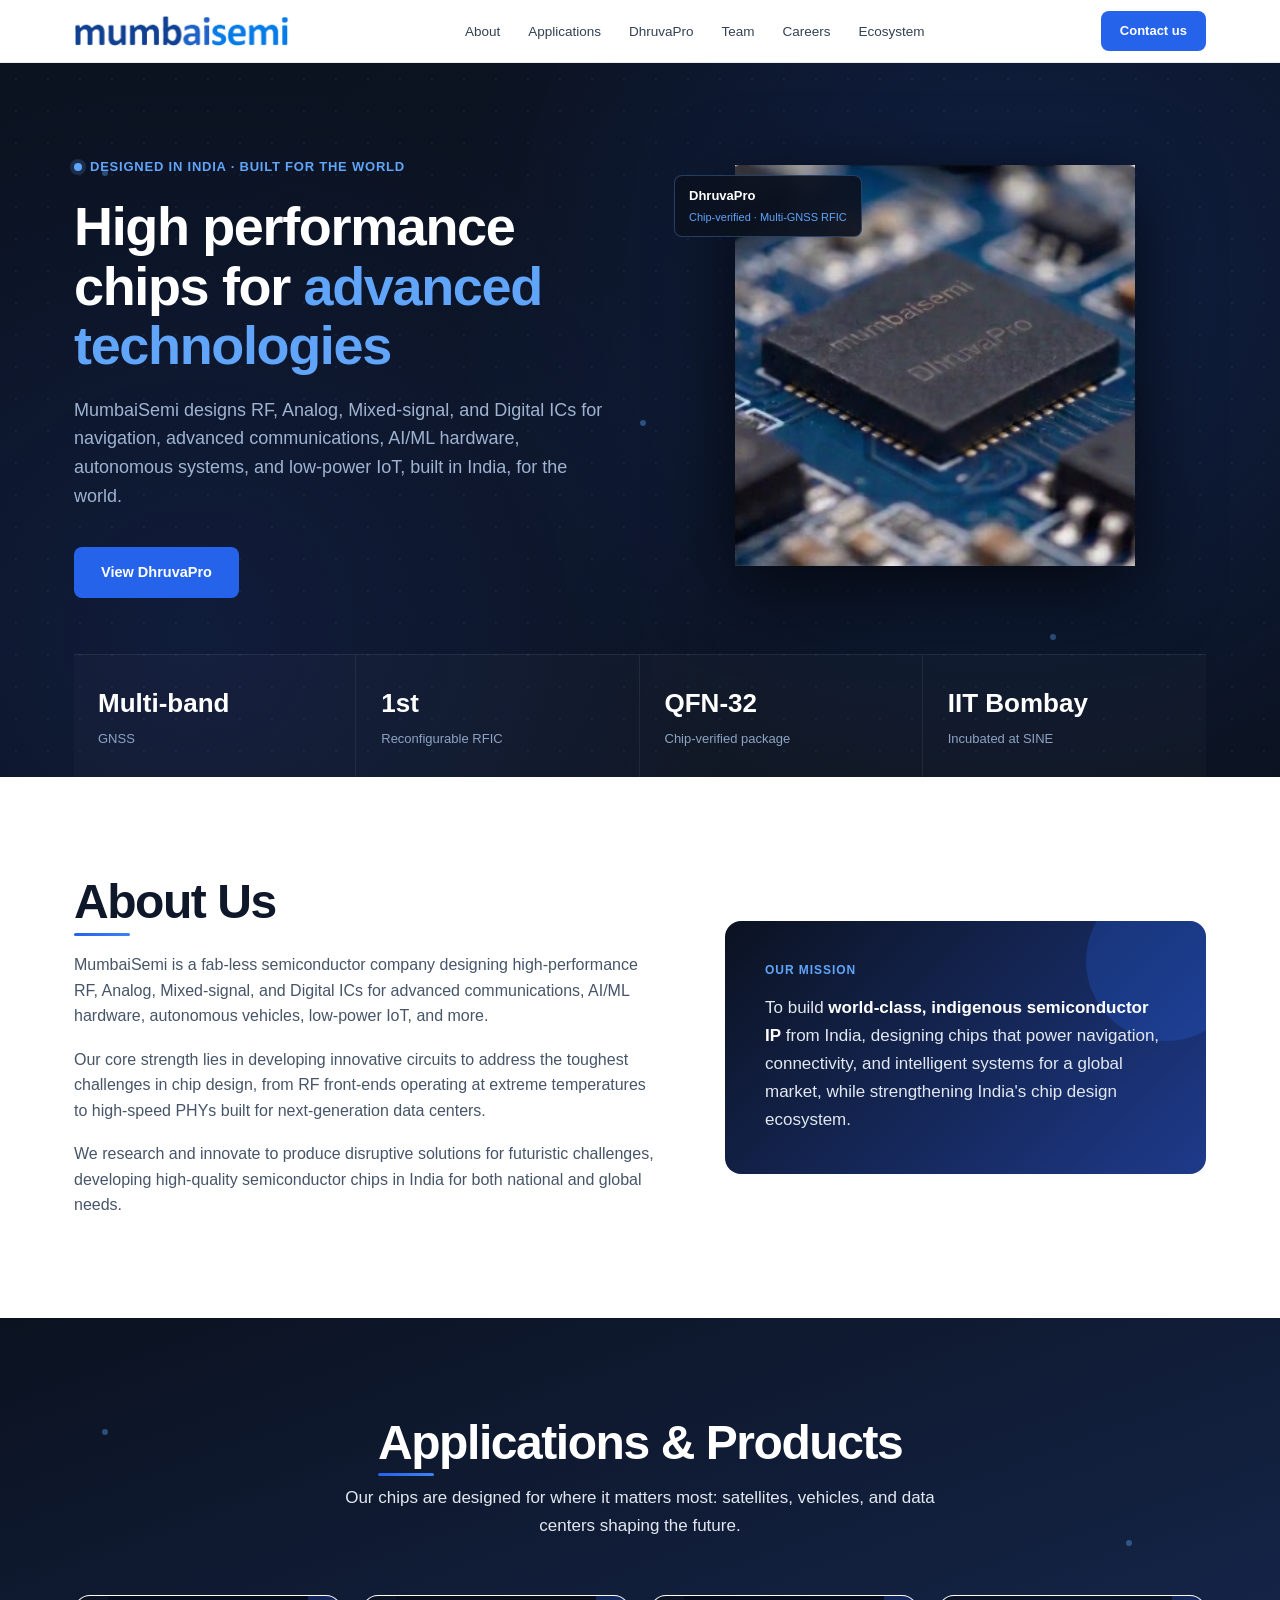
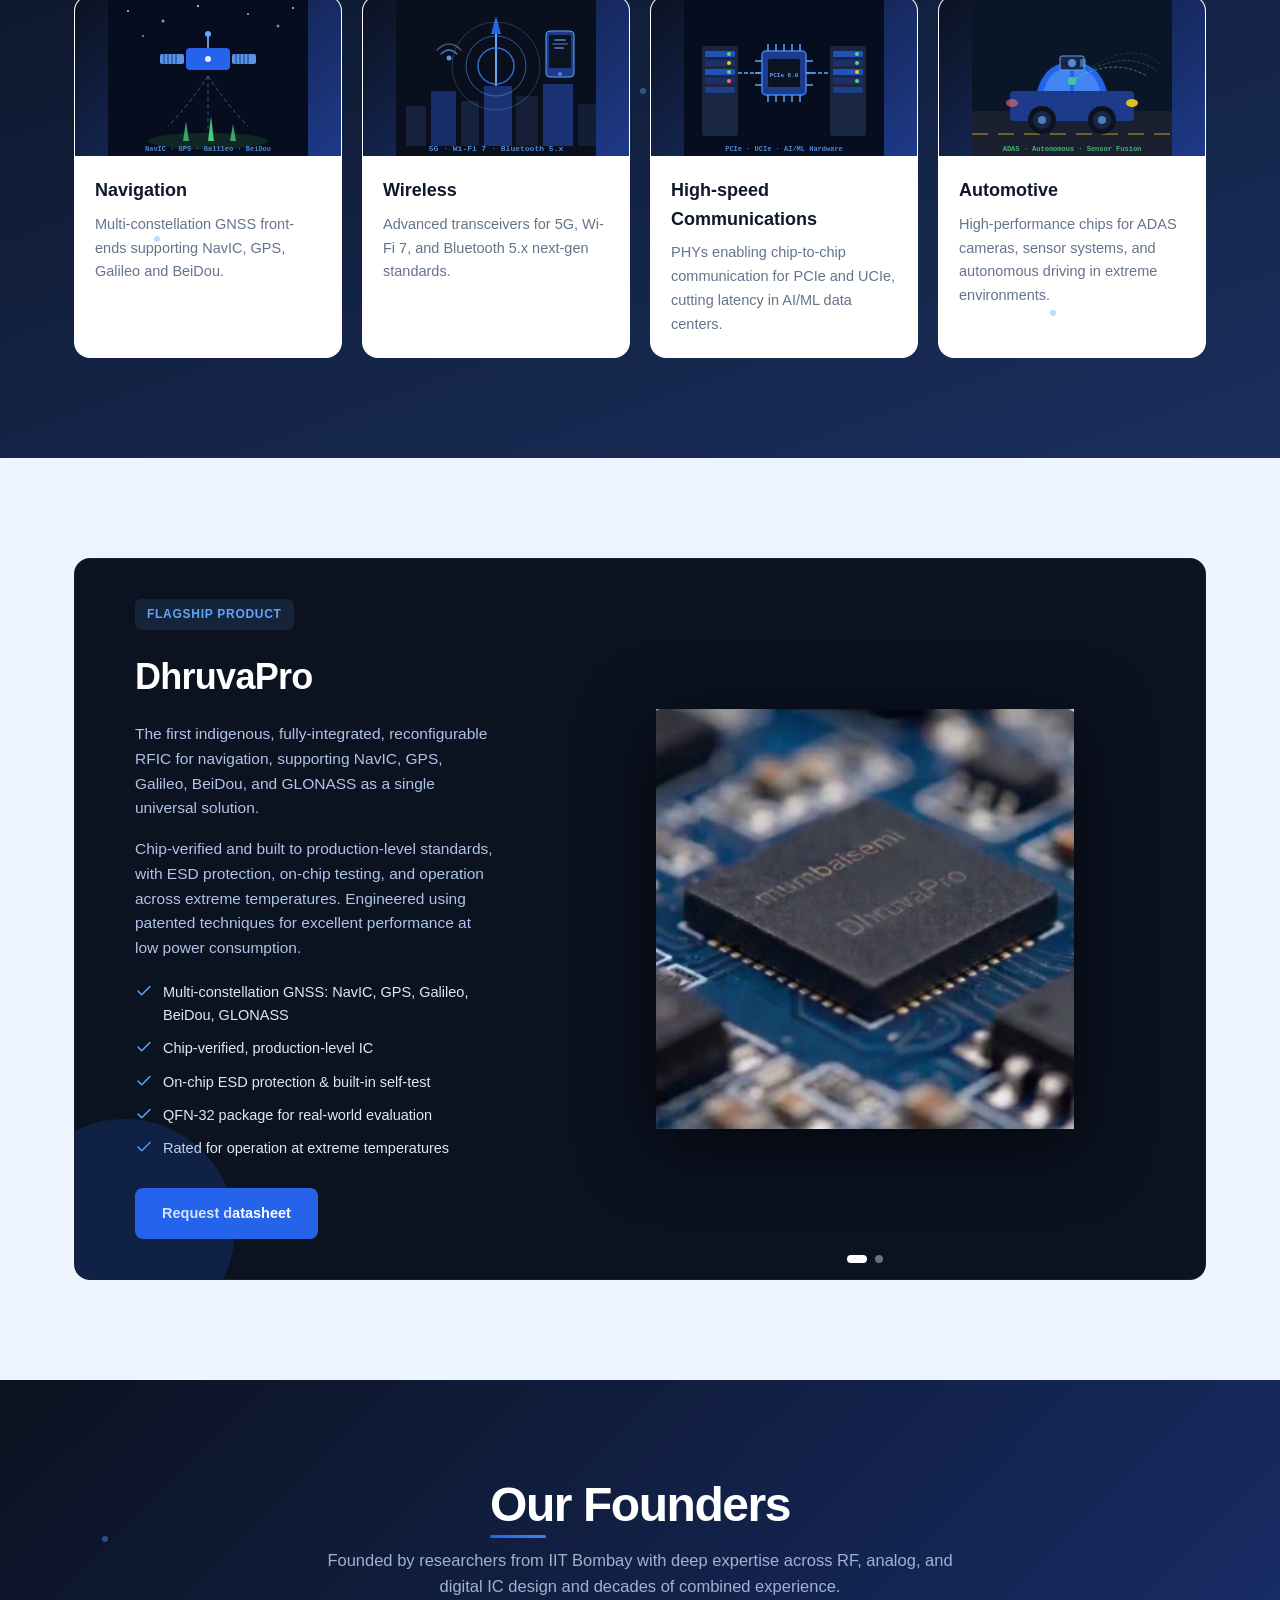
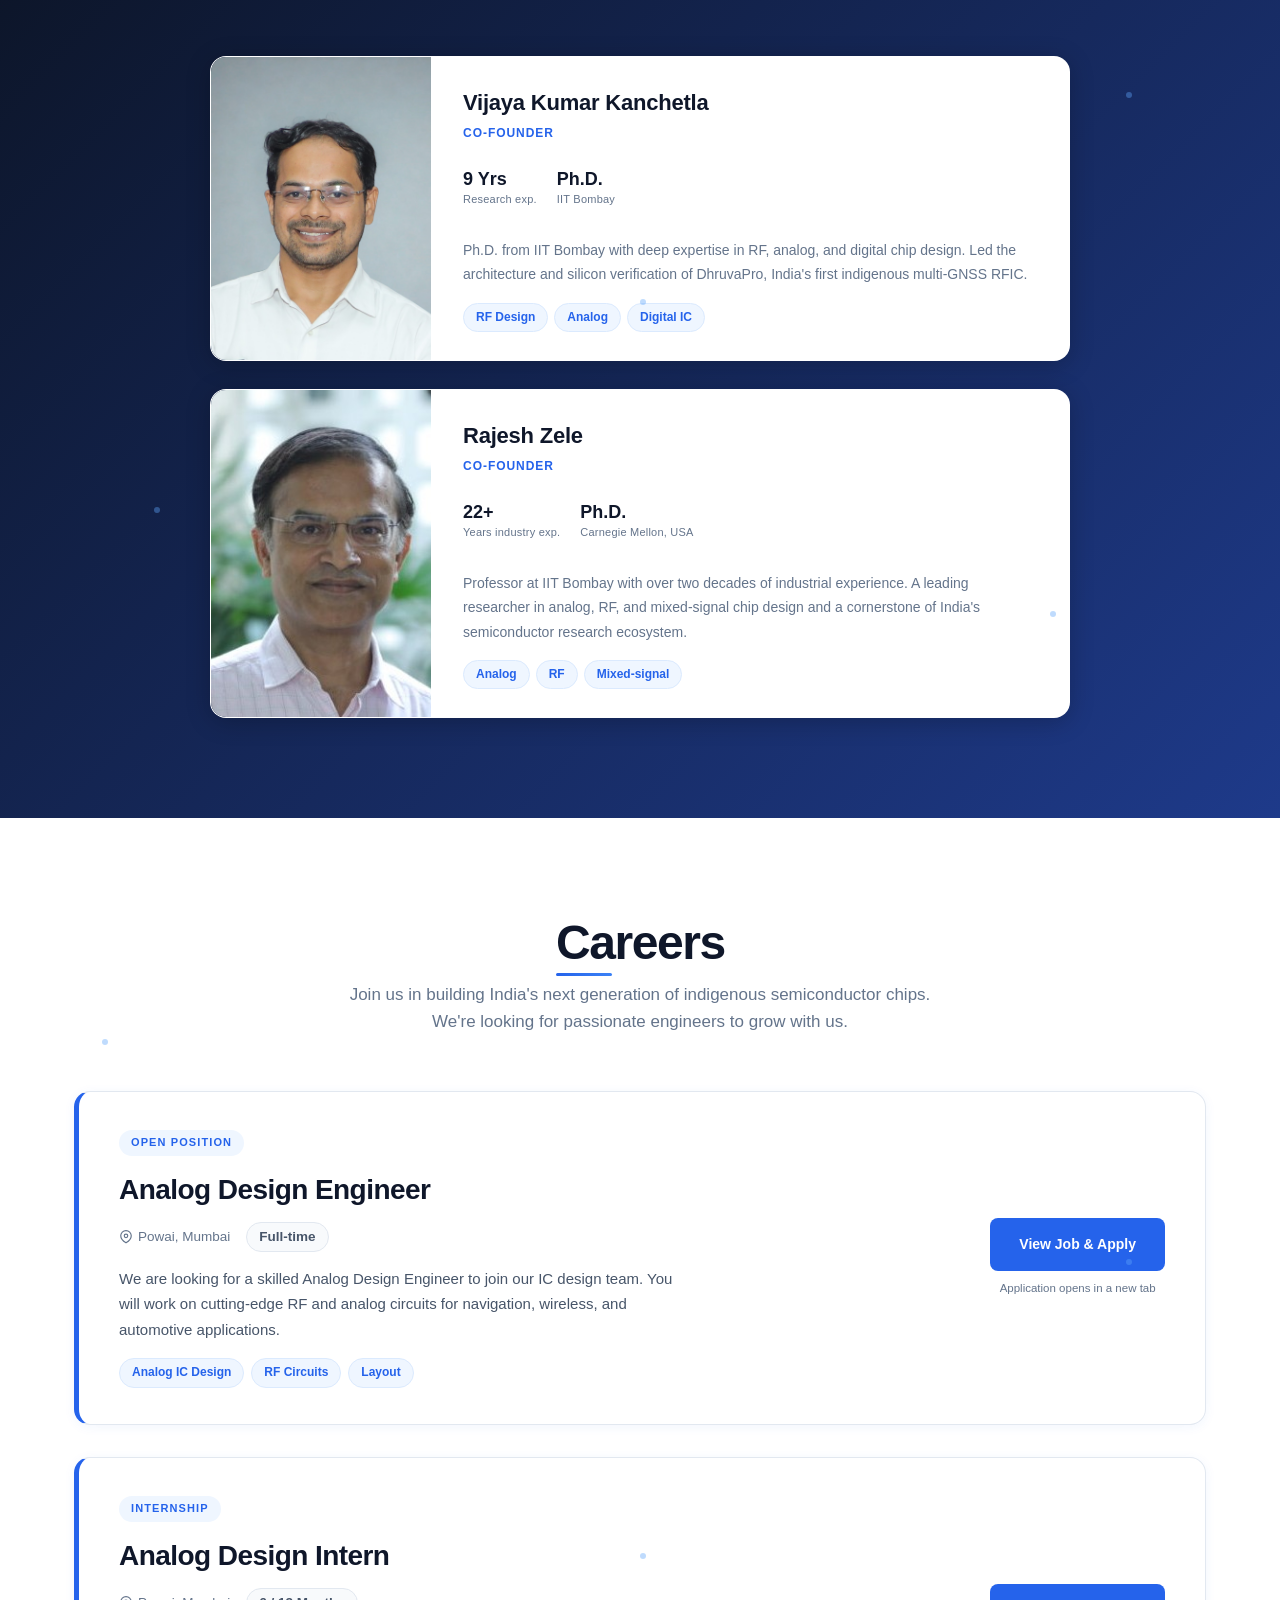
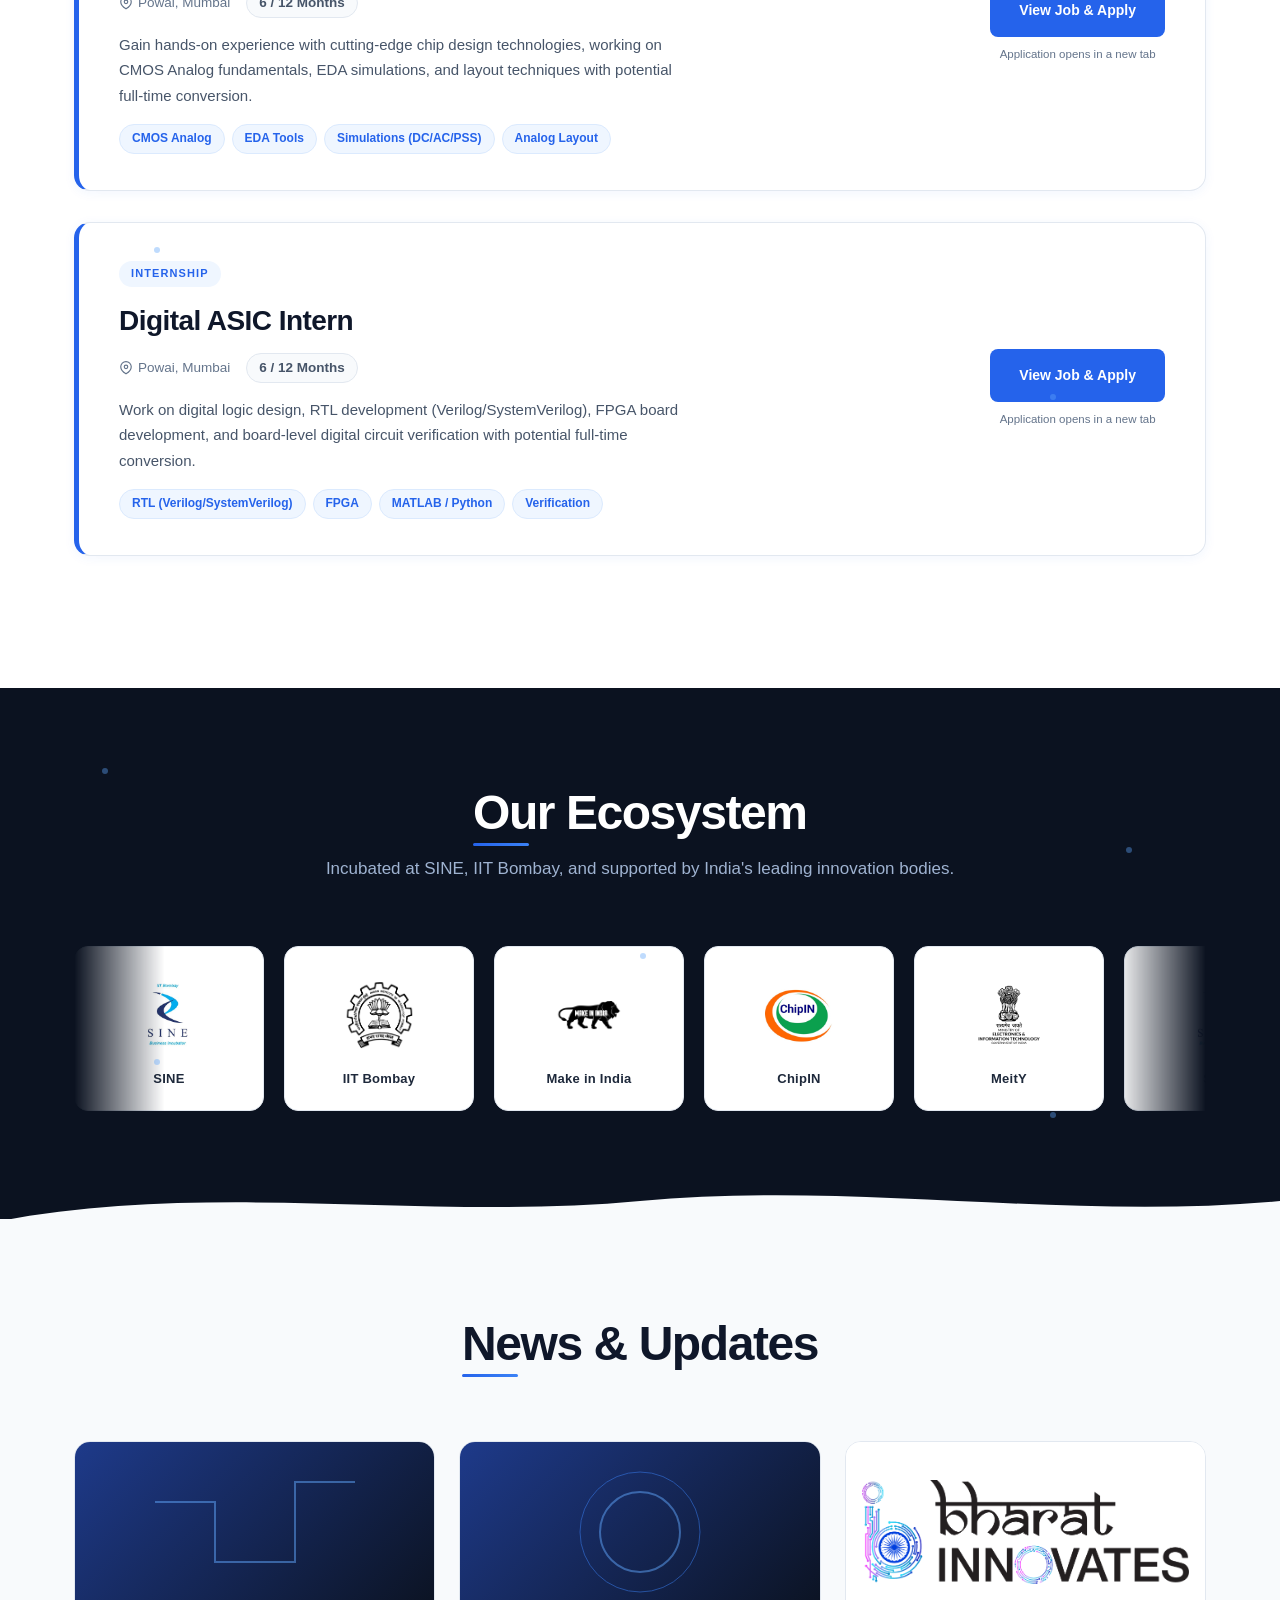
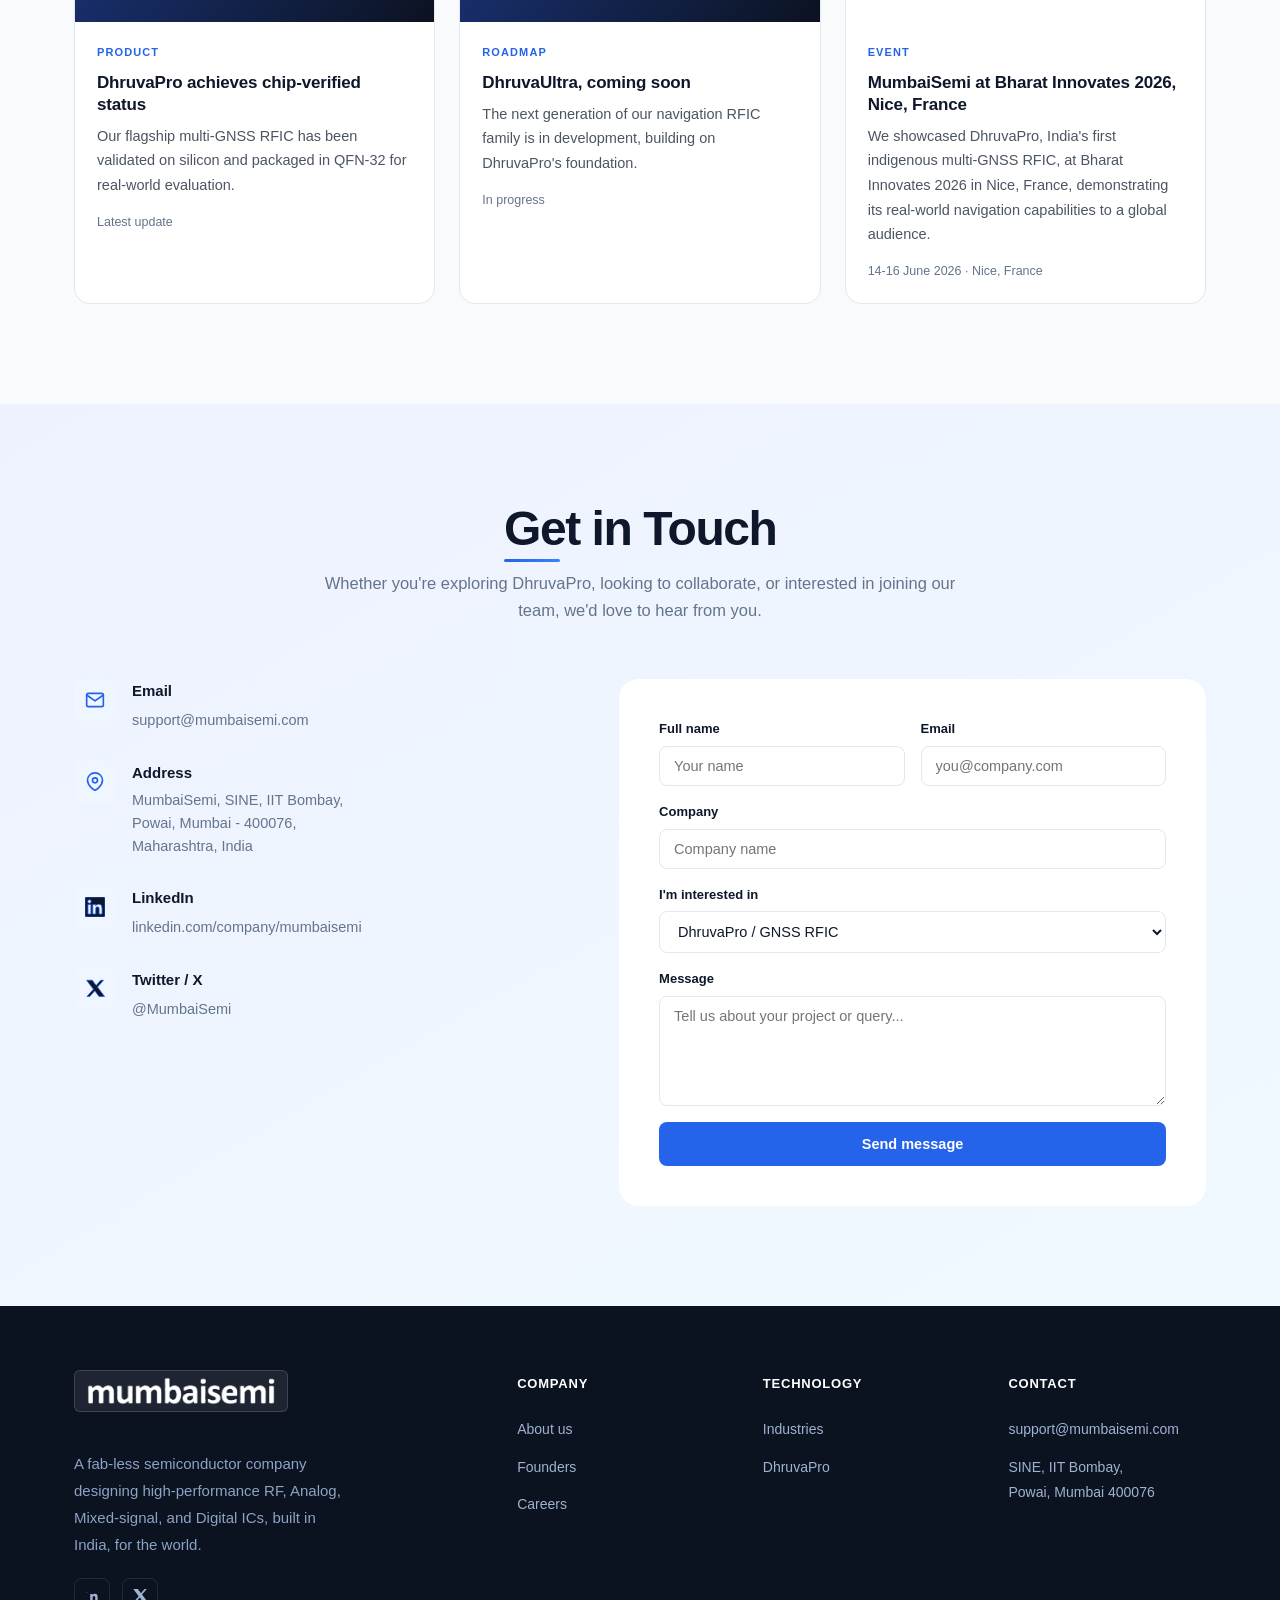
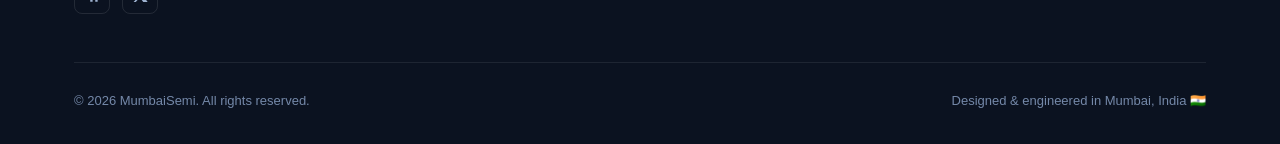
<file: index.html>
<!DOCTYPE html>
<html lang="en">
<head>
<meta charset="UTF-8">
<meta name="viewport" content="width=device-width, initial-scale=1.0">
<title>MumbaiSemi — Indigenous Semiconductor Chips</title>
<meta name="description" content="MumbaiSemi is a fab-less semiconductor company designing high-performance RF, Analog, Mixed-signal, and Digital ICs for navigation, communications, AI/ML hardware, automotive, and IoT.">
<style>
  :root{
    --navy:#0B1220;
    --navy-2:#101A30;
    --deep-blue:#1E3A8A;
    --blue:#2563EB;
    --blue-light:#3B82F6;
    --cyan:#60A5FA;
    --ink:#0F172A;
    --slate:#475569;
    --slate-light:#64748B;
    --bg-light:#F8FAFC;
    --line:#E2E8F0;
    --white:#FFFFFF;
    --radius:10px;
    --radius-lg:16px;
    --maxw:1180px;
    --font: -apple-system, BlinkMacSystemFont, "Segoe UI", Inter, Roboto, "Helvetica Neue", Arial, sans-serif;
  }

  *{box-sizing:border-box;margin:0;padding:0;}
  html{scroll-behavior:smooth;}
  body{
    font-family:var(--font);
    color:var(--ink);
    background:var(--white);
    line-height:1.6;
    -webkit-font-smoothing:antialiased;
  }
  img{max-width:100%;display:block;}
  a{color:inherit;text-decoration:none;}
  ul{list-style:none;}
  section{position:relative;}

  .wrap{max-width:var(--maxw);margin:0 auto;padding:0 24px;}

  /* ===== Buttons ===== */
  .btn{
    display:inline-flex;align-items:center;justify-content:center;gap:8px;
    font-size:14.5px;font-weight:600;padding:13px 26px;border-radius:8px;
    transition:all .2s ease;cursor:pointer;border:1px solid transparent;
    white-space:nowrap;
  }
  .btn-primary{background:var(--blue);color:#fff;}
  .btn-primary:hover{background:var(--blue-light);transform:translateY(-1px);}
  .btn-outline-dark{border:1px solid rgba(255,255,255,0.25);color:#fff;}
  .btn-outline-dark:hover{border-color:var(--cyan);color:var(--cyan);background:rgba(96,165,250,0.08);}
  .btn-outline-light{border:1px solid var(--line);color:var(--ink);}
  .btn-outline-light:hover{border-color:var(--blue);color:var(--blue);}

  /* ===== Navbar ===== */
  header{
    position:sticky;top:0;z-index:100;
    background:rgba(255,255,255,0.96);
    backdrop-filter:blur(10px);
    border-bottom:1px solid rgba(0,0,0,0.08);
  }
  nav{
    display:flex;align-items:center;justify-content:space-between;
    height:62px;
  }
  .logo{display:flex;align-items:center;gap:10px;}
  .logo img{height:32px;width:auto;display:block;flex-shrink:0;}
  .nav-links{display:flex;align-items:center;gap:28px;}
  .nav-links a{
    color:#334155;font-size:13.5px;font-weight:500;
    transition:color .2s ease;
    margin-right:0;
  }
  .nav-links a:hover{color:#2563EB;}
  .nav-cta{display:flex;align-items:center;gap:12px;}
  .menu-toggle{display:none;background:none;border:none;cursor:pointer;color:#0F172A;font-size:24px;}

  @media (max-width:920px){
    .nav-links{
      position:absolute;top:72px;left:0;right:0;
      background:#fff;
      flex-direction:column;align-items:flex-start;
      padding:8px 24px 20px;gap:16px;
      border-bottom:1px solid rgba(255,255,255,0.06);
      display:none;
    }
    .nav-links.open{display:flex;}
    .menu-toggle{display:block;}
    .nav-cta .btn-outline-dark{display:none;}
  }

  /* ===== Hero ===== */
  .hero{
    background:var(--navy);
    color:#fff;
    padding:90px 0 0;
    overflow:hidden;
    position:relative;
  }
  .hero::before{
    content:"";position:absolute;inset:0;
    background:
      radial-gradient(circle at 80% 30%, rgba(37,99,235,0.18), transparent 50%),
      radial-gradient(circle at 15% 80%, rgba(30,58,138,0.25), transparent 45%),
      radial-gradient(circle at 50% 50%, rgba(15,23,42,0.3), transparent 70%);
    pointer-events:none;
  }
  .hero::after{
    content:"";position:absolute;inset:0;
    background-image: radial-gradient(circle, rgba(96,165,250,0.08) 1px, transparent 1px);
    background-size: 32px 32px;
    pointer-events:none;
  }
  .hero-traces{display:none;}
  .hero-body{
    position:relative;z-index:1;
    display:grid;
    grid-template-columns:1fr 1fr;
    gap:48px;
    align-items:center;
    padding-bottom:0;
  }
  .hero-inner{max-width:580px;}
  .eyebrow{
    display:inline-flex;align-items:center;gap:8px;
    font-size:13px;font-weight:600;letter-spacing:0.06em;
    color:var(--cyan);text-transform:uppercase;
    margin-bottom:20px;
  }
  .eyebrow::before{
    content:"";display:inline-block;width:8px;height:8px;border-radius:50%;
    background:var(--cyan);box-shadow:0 0 0 4px rgba(96,165,250,0.18);
  }
  .hero h1{
    font-size:54px;font-weight:800;line-height:1.1;letter-spacing:-0.025em;
    margin-bottom:20px;
  }
  .hero h1 span{color:var(--cyan);}
  .hero p.lead{
    font-size:18px;color:#9FB3D1;max-width:560px;margin-bottom:36px;
  }
  .hero-ctas{display:flex;gap:14px;flex-wrap:wrap;}

  /* Hero Chip Product Image Styling (No Border, No White Box) */
  .hero-product{
    position:relative;
    display:flex;
    align-items:center;
    justify-content:center;
    padding-bottom:20px;
  }
  .hero-product img{
    width: 100%;
    max-width: 400px; /* Forces wider display */
    height: auto;
    object-fit: contain;
    background: transparent;
    padding: 0;
    border-radius: 0;
    box-shadow: none;
    border: none;
    filter: drop-shadow(0 20px 40px rgba(0,0,0,0.75));
    transform: none; 
    transform-origin: center center;
    transition: transform 0.3s ease;
  }
  .hero-product img:hover{
    transform: scale(1.03); 
  }
  .hero-product-tag{
    position:absolute;
    top:10px;
    left:10px;
    background:rgba(11,18,32,0.92);
    backdrop-filter:blur(8px);
    border:1px solid rgba(96,165,250,0.3);
    border-radius:8px;
    padding:10px 14px;
    z-index:2;
  }
  .hero-product-tag .pt-name{
    font-size:13px;font-weight:700;color:#fff;margin-bottom:2px;
  }
  .hero-product-tag .pt-sub{
    font-size:11px;color:var(--cyan);
  }

  .hero-stats{
    position:relative;z-index:1;
    display:grid;grid-template-columns:repeat(4,1fr);
    gap:1px;margin-top:56px;
    border-top:1px solid rgba(255,255,255,0.07);
    background:rgba(255,255,255,0.02);
  }
  .hero-stat{padding:28px 24px;border-right:1px solid rgba(255,255,255,0.07);}
  .hero-stat:last-child{border-right:none;}
  .hero-stat .num{font-size:26px;font-weight:700;color:#fff;margin-bottom:4px;}
  .hero-stat .label{font-size:13px;color:#8DA3C4;}

  @media (max-width:900px){
    .hero{padding:64px 0 0;}
    .hero h1{font-size:34px;}
    .hero p.lead{font-size:16px;}
    .hero-body{grid-template-columns:1fr;gap:40px;}
    .hero-product{display:none;}
    .hero-stats{grid-template-columns:repeat(2,1fr);margin-top:48px;}
  }

  /* ===== Section headers ===== */
  .section{padding:100px 0;}
  .section-alt{background:linear-gradient(180deg, #F8FAFC 0%, #EEF2FA 100%);}
  .section-dark{background:var(--navy);color:#fff;}
  .section-head{max-width:640px;margin-bottom:56px;}
  .section-head.center{margin-left:auto;margin-right:auto;text-align:center;}
  .kicker{
    font-size:12px;font-weight:800;letter-spacing:0.14em;text-transform:uppercase;
    color:var(--blue);margin-bottom:10px;display:block;
  }
  .section-dark .kicker{color:var(--cyan);}
  .section-head h2{font-size:48px;font-weight:800;letter-spacing:-0.03em;margin-bottom:16px;line-height:1.05;}
  .section-head p{font-size:16.5px;color:var(--slate-light);}
  .section-dark .section-head p{color:#9FB3D1;}

  @media (max-width:640px){
    .section{padding:64px 0;}
    .section-head h2{font-size:28px;}
  }

  /* ===== About ===== */
  .about-grid{display:grid;grid-template-columns:1.1fr 0.9fr;gap:64px;align-items:center;}
  .about-grid p{color:var(--slate);font-size:16px;margin-bottom:18px;}
  .about-grid p:last-child{margin-bottom:0;}
  .mission-card{
    background:linear-gradient(135deg, #0B1220, #1E3A8A);color:#fff;border-radius:var(--radius-lg);
    padding:40px;position:relative;overflow:hidden;
  }
  .mission-card::before{
    content:"";position:absolute;top:-40px;right:-40px;width:160px;height:160px;
    border-radius:50%;background:rgba(37,99,235,0.25);
  }
  .mission-card .tag{
    font-size:12px;font-weight:700;letter-spacing:0.08em;text-transform:uppercase;
    color:var(--cyan);margin-bottom:14px;display:block;position:relative;z-index:1;
  }
  .mission-card p{font-size:17px;line-height:1.65;position:relative;z-index:1;color:#E2E8F0;}
  .mission-card p strong{color:#fff;}

  @media (max-width:900px){
    .about-grid{grid-template-columns:1fr;gap:40px;}
  }

  /* ===== Capability / Service cards ===== */
  .card-grid{display:grid;grid-template-columns:repeat(4,1fr);gap:20px;}
  .card-grid.cols-3{grid-template-columns:repeat(3,1fr);}
  .cap-card{
    background:#fff;border:1px solid var(--line);border-radius:var(--radius-lg);
    padding:28px 24px;transition:all .2s ease;
  }
  .cap-card:hover{border-color:var(--blue);box-shadow:0 8px 24px rgba(37,99,235,0.08);transform:translateY(-3px);}
  .cap-icon{
    width:46px;height:46px;border-radius:10px;
    background:linear-gradient(135deg, var(--deep-blue), var(--blue-light));
    display:flex;align-items:center;justify-content:center;margin-bottom:18px;
  }
  .cap-icon svg{width:22px;height:22px;stroke:#fff;}
  .cap-card h3{font-size:17px;font-weight:700;margin-bottom:8px;}
  .cap-card p{font-size:14.5px;color:var(--slate-light);}

  @media (max-width:980px){
    .card-grid{grid-template-columns:repeat(2,1fr);}
  }
  @media (max-width:620px){
    .card-grid,.card-grid.cols-3{grid-template-columns:1fr;}
  }

  /* ===== Industries ===== */
  .industry-grid{display:grid;grid-template-columns:repeat(4,1fr);gap:20px;}
  .industry-card{
    border-radius:var(--radius-lg);overflow:hidden;
    background:#fff;color:var(--ink);
    border:1px solid rgba(255,255,255,0.15);
    transition:all 0.25s ease;
    display:flex;flex-direction:column;
  }
  .industry-card:hover{
    transform:translateY(-6px);
    box-shadow:0 16px 40px rgba(37,99,235,0.12);
    border-color:var(--blue);
  }
  .ind-illustration{
    height:160px;
    background:linear-gradient(135deg, #0B1220, #1E3A8A);
    position:relative;overflow:hidden;
    display:flex;align-items:center;justify-content:center;
  }
  .ind-illustration svg{
    width:100%;height:100%;
  }
  .float-anim{animation:floatUp 3s ease-in-out infinite;}
  .float-anim-2{animation:floatUp 3.5s ease-in-out infinite 0.5s;}
  .float-anim-3{animation:floatUp 2.8s ease-in-out infinite 1s;}
  .pulse-anim{animation:pulseDot 2s ease-in-out infinite;}
  .rotate-anim{animation:rotateSlow 8s linear infinite;}
  .blink-anim{animation:blinkDot 1.5s ease-in-out infinite;}
  @keyframes floatUp{0%,100%{transform:translateY(0);}50%{transform:translateY(-6px);}}
  @keyframes pulseDot{0%,100%{opacity:1;r:3}50%{opacity:0.4;r:5}}
  @keyframes rotateSlow{from{transform:rotate(0deg);}to{transform:rotate(360deg);}}
  @keyframes blinkDot{0%,100%{opacity:1;}50%{opacity:0.2;}}
  .ind-card-body{padding:20px;}
  .ind-card-body h3{font-size:18px;font-weight:800;margin-bottom:8px;color:var(--ink);}
  .ind-card-body p{font-size:14.5px;color:var(--slate-light);line-height:1.65;}

  @media (max-width:980px){.industry-grid{grid-template-columns:repeat(2,1fr);}}
  @media (max-width:620px){.industry-grid{grid-template-columns:1fr;}}

  /* ===== Product spotlight ===== */
  .spotlight{
    background: var(--navy);
    color: #fff;
    border-radius: var(--radius-lg);
    display: grid;
    grid-template-columns: 450px 1fr; /* Locks text at 450px, right column gets rest */
    align-items: center;
    justify-items: center;
    position: relative;
    overflow: hidden;
    border: 1px solid rgba(255, 255, 255, 0.06);
    min-height: 620px; /* <--- CHANGED FROM 560px */
  }
  .spotlight-content{
    padding:40px 32px 40px 60px;
    position:relative;
    z-index:1;
  }
  .spotlight-content::after{
    content:"";position:absolute;bottom:-60px;left:-60px;width:220px;height:220px;
    border-radius:50%;background:rgba(37,99,235,0.18);pointer-events:none;
  }
  .spotlight-badge{
    display:inline-block;background:rgba(96,165,250,0.12);color:var(--cyan);
    font-size:12px;font-weight:700;letter-spacing:0.06em;text-transform:uppercase;
    padding:6px 12px;border-radius:6px;margin-bottom:18px;
  }
  .spotlight-content h3{font-size:36px;font-weight:800;letter-spacing:-0.02em;margin-bottom:16px;}
  .spotlight-content > p{color:#AFC4E8;font-size:15.5px;margin-bottom:16px;}
  .spotlight-content ul{display:flex;flex-direction:column;gap:10px;margin-top:20px;}
  .spotlight-content ul li{font-size:14.5px;color:#E2E8F0;display:flex;align-items:flex-start;gap:10px;}
  .spotlight-content ul li svg{width:18px;height:18px;flex-shrink:0;stroke:var(--cyan);margin-top:1px;}

  /* product image side - expanded */
  .spotlight-image{
    position: relative;
    overflow: hidden;
    width: 100%;
    height: 100%;
    min-height: 620px;
    display: flex;
    align-items: center;
    justify-content: center;
    padding: 0; /* <--- CHANGED FROM 20px */
  }

  @media (max-width:900px){
    .spotlight{grid-template-columns:1fr;}
    .spotlight-content{padding:36px 28px;}
    .spotlight-image{min-height:300px;order:-1;}
  }

  /* ===== Team ===== */
  .team-grid{display:flex;flex-direction:column;gap:28px;max-width:860px;margin:0 auto;}
  .team-card{
    background:#fff;
    border:1px solid rgba(255,255,255,0.18);
    border-radius:var(--radius-lg);
    overflow:hidden;
    display:grid;
    grid-template-columns:220px 1fr;
    transition:all .25s ease;
    box-shadow:0 4px 24px rgba(0,0,0,0.22);
  }
  .team-card:hover{
    border-color:var(--blue-light);
    box-shadow:0 16px 40px rgba(37,99,235,0.22);
    transform:translateY(-4px);
  }
  .team-photo{
    position:relative;
    overflow:hidden;
    background:#1a2f50;
    flex-shrink:0;
    min-height:280px;
  }
  .team-photo img{
    position:absolute;
    top:0;left:0;
    width:100%;
    height:100%;
    object-fit:cover;
    object-position:center 10%;
    transition:transform 0.5s ease;
    display:block;
  }
  .team-card:hover .team-photo img{transform:scale(1.04);}
  .team-info{
    padding:28px 32px;
    display:flex;
    flex-direction:column;
    justify-content:center;
    background:#fff;
  }
  .team-info h4{
    font-size:22px;font-weight:800;
    margin-bottom:4px;
    letter-spacing:-0.01em;
    color:var(--ink);
  }
  .team-info .role{
    font-size:12px;font-weight:700;color:var(--blue);
    text-transform:uppercase;letter-spacing:0.08em;margin-bottom:14px;
  }
  .team-info .bio{
    font-size:14px;color:var(--slate-light);
    line-height:1.75;margin-bottom:16px;
  }
  .team-tags{display:flex;flex-wrap:wrap;gap:6px;}
  .team-tag{
    font-size:12px;font-weight:600;
    background:#EFF6FF;color:var(--blue);
    border:1px solid #DBEAFE;
    padding:4px 12px;border-radius:100px;
  }
  .team-exp{
    display:flex;gap:20px;margin-bottom:16px;
    padding:12px 0;
    border-top:1px solid rgba(255,255,255,0.15);
    border-bottom:1px solid rgba(255,255,255,0.15);
  }
  .team-exp-item{display:flex;flex-direction:column;}
  .team-exp-item .exp-val{
    font-size:18px;font-weight:800;color:var(--ink);line-height:1;
  }
  .team-exp-item .exp-label{
    font-size:11px;color:var(--slate-light);margin-top:3px;letter-spacing:0.02em;
  }
  @media (max-width:700px){
    .team-card{grid-template-columns:1fr;}
    .team-photo{min-height:240px;}
  }

  /* ===== Careers ===== */
  .job-listing{margin-bottom:32px;}
  .job-card{
    background:#fff;
    border:1px solid var(--line);
    border-radius:var(--radius-lg);
    padding:36px 40px;
    display:flex;
    align-items:center;
    justify-content:space-between;
    gap:32px;
    flex-wrap:wrap;
    transition:all .2s ease;
    border-left:5px solid var(--blue);
    box-shadow:0 2px 12px rgba(37,99,235,0.06);
  }
  .job-card:hover{
    box-shadow:0 8px 28px rgba(37,99,235,0.12);
    transform:translateY(-2px);
    border-color:var(--blue);
  }
  .job-left{flex:1;min-width:260px;}
  .job-tag{
    display:inline-block;
    background:#EFF6FF;
    color:var(--blue);
    font-size:11px;font-weight:800;
    letter-spacing:0.1em;text-transform:uppercase;
    padding:4px 12px;border-radius:100px;
    margin-bottom:12px;
  }
  h3.job-title{font-size:28px;font-weight:800;color:var(--ink);margin-bottom:10px;letter-spacing:-0.02em;}
  .job-meta{display:flex;gap:16px;margin-bottom:14px;align-items:center;flex-wrap:wrap;}
  .job-loc,.job-type{
    font-size:13.5px;color:var(--slate-light);
    display:inline-flex;align-items:center;gap:5px;
  }
  .job-type{
    background:var(--bg-light);
    padding:3px 12px;border-radius:100px;
    font-weight:600;
    border:1px solid var(--line);
    color:var(--slate);
  }
  .job-desc{font-size:15px;color:var(--slate);line-height:1.7;margin-bottom:16px;max-width:560px;}
  .job-skills{display:flex;flex-wrap:wrap;gap:7px;}
  .job-skills span{
    font-size:12px;font-weight:600;
    background:#EFF6FF;
    color:var(--blue);
    padding:4px 12px;border-radius:100px;
    border:1px solid #DBEAFE;
  }
  .job-right{display:flex;flex-direction:column;align-items:center;gap:8px;flex-shrink:0;}
  .job-apply-btn{padding:14px 28px;font-size:14px;white-space:nowrap;}
  .job-note{font-size:11.5px;color:var(--slate-light);}

  /* ===== Ecosystem tiles ===== */
  .eco-marquee-wrap{
    overflow:hidden;
    position:relative;
    padding:8px 0;
    -webkit-mask-image:linear-gradient(to right, transparent 0%, black 8%, black 92%, transparent 100%);
    mask-image:linear-gradient(to right, transparent 0%, black 8%, black 92%, transparent 100%);
  }
  .eco-marquee-track{
    display:flex;
    gap:0;
    width:max-content;
    animation:marquee-scroll 28s linear infinite;
  }
  .eco-marquee-track:hover{animation-play-state:paused;}
  @keyframes marquee-scroll{
    from{transform:translateX(0);}
    to{transform:translateX(-50%);}
  }
  .eco-marquee-set{
    display:flex;
    gap:20px;
    padding-right:20px;
    flex-shrink:0;
  }
  .eco-marquee-set .eco-tile{
    flex-shrink:0;
    width:190px;
    min-height:160px;
    display:flex;
    flex-direction:column;
    align-items:center;
    justify-content:center;
    gap:14px;
    padding:28px 20px 20px;
    background:#ffffff;
    border:1.5px solid #E2E8F0;
    border-radius:14px;
    text-align:center;
    cursor:default;
    transition:transform 0.25s ease, box-shadow 0.25s ease, border-color 0.25s ease;
  }
  .eco-marquee-set .eco-tile:hover{
    transform:translateY(-5px);
    border-color:#2563EB;
    box-shadow:0 12px 32px rgba(37,99,235,0.15);
  }
  .eco-marquee-set .eco-tile .eco-img-wrap{
    height:80px;
    display:flex;
    align-items:center;
    justify-content:center;
    width:100%;
  }
  .eco-marquee-set .eco-tile img{
    max-height:68px;
    max-width:130px;
    width:auto;
    height:auto;
    object-fit:contain;
    display:block;
    margin:0 auto;
  }
  .eco-marquee-set .eco-tile span{
    font-size:13px;font-weight:700;color:#1E293B;
    letter-spacing:0.02em;display:block;
  }
  .eco-wave{
    position:absolute;
    bottom:-2px;left:0;right:0;
    overflow:hidden;line-height:0;
  }
  .eco-wave svg{display:block;width:100%;height:40px;}

  /* ===== Insights ===== */
  .insight-grid{display:grid;grid-template-columns:repeat(3,1fr);gap:24px;}
  .insight-card{
    border:1px solid var(--line);border-radius:var(--radius-lg);overflow:hidden;
    transition:all .2s ease;
    background:#fff;
  }
  .insight-card:hover{border-color:var(--blue);box-shadow:0 8px 24px rgba(37,99,235,0.08);}
  .insight-thumb{
    height:180px;background:linear-gradient(135deg, var(--deep-blue), var(--navy));
    position:relative;overflow:hidden;
    display:flex;align-items:center;justify-content:center;
  }
  .insight-thumb svg{position:absolute;opacity:0.5;}
  .insight-body{padding:22px;}
  .insight-tag{font-size:11px;font-weight:800;color:var(--blue);letter-spacing:0.1em;text-transform:uppercase;margin-bottom:10px;display:block;}
  .insight-body h4{font-size:17px;font-weight:800;margin-bottom:8px;line-height:1.3;letter-spacing:-0.01em;}
  .insight-body p{font-size:14.5px;color:#4B5563;line-height:1.7;}
  .insight-date{font-size:12.5px;color:var(--slate-light);margin-top:14px;display:block;}

  @media (max-width:900px){.insight-grid{grid-template-columns:1fr;}}

  /* ===== Contact ===== */
  .contact-grid{display:grid;grid-template-columns:1fr 1.2fr;gap:56px;}
  .contact-info{display:flex;flex-direction:column;gap:28px;}
  .contact-item{display:flex;gap:16px;align-items:flex-start;}
  .contact-item .ic{
    width:42px;height:42px;border-radius:10px;background:#EFF6FF;
    display:flex;align-items:center;justify-content:center;flex-shrink:0;
  }
  .contact-item .ic svg{width:20px;height:20px;stroke:var(--blue);}
  .contact-item h4{font-size:15px;font-weight:700;margin-bottom:4px;}
  .contact-item p,.contact-item a{font-size:14.5px;color:var(--slate-light);}
  .contact-item a:hover{color:var(--blue);}

  .contact-form{
    background:#fff;border:none;border-radius:20px;
    padding:40px;
  }
  .form-row{display:grid;grid-template-columns:1fr 1fr;gap:16px;margin-bottom:16px;}
  .form-group{display:flex;flex-direction:column;gap:6px;}
  .form-group.full{grid-column:1/-1;}
  .form-group label{font-size:13px;font-weight:600;color:var(--ink);}
  .form-group input,.form-group textarea,.form-group select{
    border:1px solid var(--line);border-radius:8px;padding:11px 14px;
    font-size:14.5px;font-family:inherit;color:var(--ink);background:#fff;
    transition:border-color .2s ease;
  }
  .form-group input:focus,.form-group textarea:focus,.form-group select:focus{
    outline:none;border-color:var(--blue);box-shadow:0 0 0 3px rgba(37,99,235,0.12), 0 0 12px rgba(37,99,235,0.08);
    transform:translateY(-1px);
  }
  .form-group textarea{resize:vertical;min-height:110px;}

  @media (max-width:900px){
    .contact-grid{grid-template-columns:1fr;gap:40px;}
    .form-row{grid-template-columns:1fr;}
  }

/* ===== Footer ===== */
  footer{background:var(--navy);color:#9FB3D1;padding:64px 0 32px;}
  .footer-grid{
    display:grid;grid-template-columns:2fr 1fr 1fr 1fr;gap:48px;
    align-items:start;
    padding-bottom:48px;border-bottom:1px solid rgba(255,255,255,0.08);
  }
  .footer-brand .logo img{
    height:28px !important;
    width:auto !important;
    display:block !important;
    flex-shrink:0 !important;
    filter:brightness(0) invert(1) !important; /* Forces the logo to pure white */
  }
  .footer-brand p{font-size:15px;color:#8DA3C4;max-width:280px;line-height:1.8;margin-top:0;}
  .footer-social{display:flex;gap:12px;margin-top:20px;}
  .footer-social a{
    width:36px;height:36px;border-radius:8px;border:1px solid rgba(255,255,255,0.1);
    display:flex;align-items:center;justify-content:center;transition:all .2s ease;
  }
  .footer-social a:hover{border-color:var(--cyan);color:var(--cyan);}
  .footer-social svg{width:16px;height:16px;}
  .footer-col h5{
    font-size:13px;font-weight:700;letter-spacing:0.06em;text-transform:uppercase;
    color:#fff;margin-top:0;margin-bottom:18px;line-height:28px;
  }
  .footer-col ul{display:flex;flex-direction:column;gap:12px;}
  .footer-col a{font-size:14px;color:#9FB3D1;transition:color .2s ease;}
  .footer-col a:hover{color:#fff;}
  .footer-bottom{
    display:flex;justify-content:space-between;align-items:center;
    padding-top:28px;font-size:13px;color:#7488A8;flex-wrap:wrap;gap:12px;
  }

  @media (max-width:900px){
    .footer-grid{grid-template-columns:1fr 1fr;gap:36px;}
    .footer-brand{grid-column:1/-1;}
  }
  @media (max-width:560px){
    .footer-grid{grid-template-columns:1fr;}
  }

  /* ===== DhruvaPro Slideshow ===== */
  .dhruva-slideshow{position:relative;width:100%;height:100%;display:flex;flex-direction:column;align-items:center;justify-content:center;}
  .dhruva-slide{
    width:100%;
    display:none;
    align-items:center;
    justify-content:center;
    transition:opacity 0.7s ease;
  }
  .dhruva-slide.active{display:flex;}
  
  /* Slide 1: Chip Image */
  .dhruva-slide.slide-chip img{
    max-width:420px;
    max-height:420px;
    width:100%;
    height:auto;
    object-fit:contain;
    background:transparent;
    padding:0;
    border-radius:0;
    box-shadow:none;
    border:none;
    filter:drop-shadow(0 15px 35px rgba(0,0,0,0.6));
  }

  /* Slide 2: PCB Board Image (Significantly Enlarged) */
  .dhruva-slide.slide-pcb img{
    width: 100%;
    max-width: 680px;
    height: auto;
    max-height: 580px;
    object-fit: contain;
    margin: auto;
    padding: 20px; /* <--- Add inner padding directly around the PCB */
    filter: drop-shadow(0 12px 30px rgba(0, 0, 0, 0.6));
    transform: scale(1.15); /* <--- Slightly reduce scale if zoom is cutting off edges */
    transform-origin: center center;
  }

  .dhruva-slide-dots{
    position:absolute;bottom:16px;left:50%;transform:translateX(-50%);
    display:flex;gap:8px;z-index:10;
  }
  .dhruva-dot{
    width:8px;height:8px;border-radius:50%;
    background:rgba(255,255,255,0.4);border:none;cursor:pointer;
    transition:all .2s ease;padding:0;
  }
  .dhruva-dot.active{background:#fff;width:20px;border-radius:4px;}

  /* ===== Scroll reveal ===== */
  .reveal{opacity:0;transform:translateY(40px);transition:opacity 0.7s cubic-bezier(.16,1,.3,1),transform 0.7s cubic-bezier(.16,1,.3,1);will-change:transform,opacity;}
  .reveal.visible{opacity:1;transform:none;}
  .reveal-delay-1{transition-delay:0.12s;}
  .reveal-delay-2{transition-delay:0.22s;}
  .reveal-stagger>*{opacity:0;transform:translateY(32px);transition:opacity 0.6s cubic-bezier(.16,1,.3,1),transform 0.6s cubic-bezier(.16,1,.3,1);}
  .reveal-stagger.visible>*:nth-child(1){opacity:1;transform:none;transition-delay:0.05s;}
  .reveal-stagger.visible>*:nth-child(2){opacity:1;transform:none;transition-delay:0.15s;}
  .reveal-stagger.visible>*:nth-child(3){opacity:1;transform:none;transition-delay:0.25s;}
  .reveal-stagger.visible>*:nth-child(4){opacity:1;transform:none;transition-delay:0.35s;}
  .reveal-stagger.visible>*:nth-child(5){opacity:1;transform:none;transition-delay:0.45s;}
  .reveal-stagger.visible>*:nth-child(6){opacity:1;transform:none;transition-delay:0.55s;}
  .reveal-scale{opacity:0;transform:scale(0.93) translateY(20px);transition:opacity 0.65s cubic-bezier(.16,1,.3,1),transform 0.65s cubic-bezier(.16,1,.3,1);}
  .reveal-scale.visible{opacity:1;transform:none;}
  .reveal-left{opacity:0;transform:translateX(-44px);transition:opacity 0.75s cubic-bezier(.16,1,.3,1),transform 0.75s cubic-bezier(.16,1,.3,1);}
  .reveal-left.visible{opacity:1;transform:none;}
  .reveal-right{opacity:0;transform:translateX(44px);transition:opacity 0.75s cubic-bezier(.16,1,.3,1),transform 0.75s cubic-bezier(.16,1,.3,1);}
  .reveal-right.visible{opacity:1;transform:none;}

  /* ===== Tech Effects ===== */
  .hero-stat .num{
    background:linear-gradient(120deg,#fff 40%,rgba(96,165,250,0.9) 50%,#fff 60%);
    background-size:200% auto;
    -webkit-background-clip:text;
    -webkit-text-fill-color:transparent;
    background-clip:text;
    animation:shine-text 4s linear infinite;
  }
  @keyframes shine-text{
    0%{background-position:200% center;}
    100%{background-position:-200% center;}
  }

  .circuit-node{
    position:absolute;
    width:6px;height:6px;border-radius:50%;
    background:rgba(96,165,250,0.4);
    box-shadow:0 0 0 0 rgba(96,165,250,0.3);
    animation:node-pulse 3s ease-in-out infinite;
    pointer-events:none;
  }
  @keyframes node-pulse{
    0%,100%{box-shadow:0 0 0 0 rgba(96,165,250,0.3);opacity:0.4;}
    50%{box-shadow:0 0 0 10px rgba(96,165,250,0);opacity:1;}
  }

  .industry-card{
    transform-style:preserve-3d;
    perspective:800px;
    transition:transform 0.3s ease, box-shadow 0.3s ease, border-color 0.3s ease;
  }

  .spotlight::before{
    content:'';
    position:absolute;
    inset:-1px;
    border-radius:calc(var(--radius-lg) + 1px);
    background:linear-gradient(135deg,rgba(37,99,235,0.5),rgba(96,165,250,0.2),rgba(37,99,235,0.5));
    background-size:200% 200%;
    animation:border-rotate 4s linear infinite;
    z-index:-1;
  }
  @keyframes border-rotate{
    0%{background-position:0% 50%;}
    50%{background-position:100% 50%;}
    100%{background-position:0% 50%;}
  }

  h2.sweep-heading{
    position:relative;
    display:inline-block;
  }
  h2.sweep-heading::after{
    content:'';
    position:absolute;
    bottom:-8px;left:0;
    height:3px;width:0;
    background:linear-gradient(90deg,var(--blue),var(--blue-light));
    border-radius:2px;
    transition:width 0.8s cubic-bezier(.16,1,.3,1);
  }
  h2.sweep-heading.visible::after{width:56px;}

  #scroll-progress{
    position:fixed;
    top:0;left:0;
    height:3px;width:0%;
    background:linear-gradient(90deg,var(--blue),var(--cyan));
    z-index:9999;
    transition:width 0.1s linear;
    box-shadow:0 0 8px rgba(96,165,250,0.6);
  }
</style>
</head>
<body>
<div id="scroll-progress"></div>

<!-- ===================== HEADER / NAV ===================== -->
<header>
  <div class="wrap">
    <nav>
      <a href="#" class="logo">
        <img src="assets/images/logo.png" alt="MumbaiSemi" style="height:32px;width:auto;display:block;">
      </a>
      <ul class="nav-links" id="navLinks">
        <li><a href="#about">About</a></li>
        <li><a href="#industries">Applications</a></li>
        <li><a href="#product">DhruvaPro</a></li>
        <li><a href="#team">Team</a></li>
        <li><a href="#careers">Careers</a></li>
        <li><a href="#ecosystem">Ecosystem</a></li>
      </ul>
      <div class="nav-cta">
        <a href="#contact" class="btn btn-primary" style="padding:9px 18px;font-size:13px;">Contact us</a>
        <button class="menu-toggle" id="menuToggle" aria-label="Toggle menu">&#9776;</button>
      </div>
    </nav>
  </div>
</header>

<!-- ===================== HERO ===================== -->
<section class="hero">
  <div class="wrap">
    <div class="hero-body">
      <div class="hero-inner">
        <span class="eyebrow">Designed in India · Built for the World</span>
        <h1>High performance chips for <span>advanced technologies</span></h1>
        <p class="lead">MumbaiSemi designs RF, Analog, Mixed-signal, and Digital ICs for navigation, advanced communications, AI/ML hardware, autonomous systems, and low-power IoT, built in India, for the world.</p>
        <div class="hero-ctas">
          <a href="#product" class="btn btn-primary">View DhruvaPro</a>
        </div>
      </div>
      <div class="hero-product">
        <img src="assets/images/chip.png" alt="DhruvaPro Chip Die">
        <div class="hero-product-tag">
          <div class="pt-name">DhruvaPro</div>
          <div class="pt-sub">Chip-verified · Multi-GNSS RFIC</div>
        </div>
      </div>
    </div>
    <div class="hero-stats">
      <div class="hero-stat">
        <div class="num">Multi-band</div>
        <div class="label">GNSS</div>
      </div>
      <div class="hero-stat">
        <div class="num">1st</div>
        <div class="label">Reconfigurable RFIC</div>
      </div>
      <div class="hero-stat">
        <div class="num">QFN-32</div>
        <div class="label">Chip-verified package</div>
      </div>
      <div class="hero-stat">
        <div class="num">IIT Bombay</div>
        <div class="label">Incubated at SINE</div>
      </div>
    </div>
  </div>
</section>

<!-- ===================== ABOUT ===================== -->
<section class="section" id="about" style="background:#FFFFFF;">
  <div class="wrap">
    <div class="about-grid">
      <div>
        <h2 style="font-size:48px;font-weight:800;letter-spacing:-0.03em;line-height:1.05;margin:0 0 24px;color:var(--ink);">About Us</h2>
        <p class="reveal reveal-delay-1">MumbaiSemi is a fab-less semiconductor company designing high-performance RF, Analog, Mixed-signal, and Digital ICs for advanced communications, AI/ML hardware, autonomous vehicles, low-power IoT, and more.</p>
        <p>Our core strength lies in developing innovative circuits to address the toughest challenges in chip design, from RF front-ends operating at extreme temperatures to high-speed PHYs built for next-generation data centers.</p>
        <p>We research and innovate to produce disruptive solutions for futuristic challenges, developing high-quality semiconductor chips in India for both national and global needs.</p>
      </div>
      <div class="mission-card reveal reveal-delay-2">
        <span class="tag">Our mission</span>
        <p>To build <strong>world-class, indigenous semiconductor IP</strong> from India, designing chips that power navigation, connectivity, and intelligent systems for a global market, while strengthening India's chip design ecosystem.</p>
      </div>
    </div>
  </div>
</section>

<!-- ===================== INDUSTRIES ===================== -->
<section class="section" id="industries" style="background:linear-gradient(160deg,#0B1220 0%,#1a2f5e 100%);">
  <div class="wrap">
    <div class="section-head center">
      <h2 class="reveal" style="font-size:48px;font-weight:800;letter-spacing:-0.03em;line-height:1.05;margin:0 0 16px;color:#fff;">Applications &amp; Products</h2>
      <p style="font-size:17px;color:#E2E8F0;font-weight:500;">Our chips are designed for where it matters most: satellites, vehicles, and data centers shaping the future.</p>
    </div>
    <div class="industry-grid reveal-stagger">
      <div class="industry-card">
        <div class="ind-illustration">
          <svg viewBox="0 0 200 160" xmlns="http://www.w3.org/2000/svg">
            <rect width="200" height="160" fill="#060d1f"/>
            <circle cx="20" cy="15" r="1" fill="white" opacity="0.8" class="blink-anim"/>
            <circle cx="55" cy="25" r="1.5" fill="white" opacity="0.6" class="blink-anim" style="animation-delay:0.3s"/>
            <circle cx="90" cy="10" r="1" fill="white" opacity="0.9" class="blink-anim" style="animation-delay:0.7s"/>
            <circle cx="140" cy="18" r="1" fill="white" opacity="0.7" class="blink-anim" style="animation-delay:0.5s"/>
            <circle cx="170" cy="30" r="1.5" fill="white" opacity="0.5" class="blink-anim" style="animation-delay:1s"/>
            <circle cx="35" cy="40" r="1" fill="white" opacity="0.6" class="blink-anim" style="animation-delay:0.2s"/>
            <circle cx="185" cy="12" r="1" fill="white" opacity="0.8" class="blink-anim" style="animation-delay:0.9s"/>
            <g class="float-anim" style="transform-origin:100px 70px">
              <rect x="78" y="52" width="44" height="22" rx="4" fill="#2563EB" class="float-anim"/>
              <rect x="52" y="58" width="24" height="10" rx="2" fill="#60A5FA" opacity="0.9"/>
              <rect x="124" y="58" width="24" height="10" rx="2" fill="#60A5FA" opacity="0.9"/>
              <line x1="56" y1="58" x2="56" y2="68" stroke="#1E3A8A" stroke-width="1"/>
              <line x1="60" y1="58" x2="60" y2="68" stroke="#1E3A8A" stroke-width="1"/>
              <line x1="64" y1="58" x2="64" y2="68" stroke="#1E3A8A" stroke-width="1"/>
              <line x1="68" y1="58" x2="68" y2="68" stroke="#1E3A8A" stroke-width="1"/>
              <line x1="128" y1="58" x2="128" y2="68" stroke="#1E3A8A" stroke-width="1"/>
              <line x1="132" y1="58" x2="132" y2="68" stroke="#1E3A8A" stroke-width="1"/>
              <line x1="136" y1="58" x2="136" y2="68" stroke="#1E3A8A" stroke-width="1"/>
              <line x1="140" y1="58" x2="140" y2="68" stroke="#1E3A8A" stroke-width="1"/>
              <line x1="100" y1="52" x2="100" y2="40" stroke="#93C5FD" stroke-width="1.5"/>
              <circle cx="100" cy="38" r="3" fill="#60A5FA"/>
              <circle cx="100" cy="63" r="3" fill="#fff" opacity="0.9"/>
            </g>
            <path d="M100 80 Q80 110 60 130" stroke="#60A5FA" stroke-width="1" fill="none" opacity="0.5" stroke-dasharray="4 3"/>
            <path d="M100 80 Q100 110 100 135" stroke="#60A5FA" stroke-width="1" fill="none" opacity="0.5" stroke-dasharray="4 3"/>
            <path d="M100 80 Q120 110 140 130" stroke="#60A5FA" stroke-width="1" fill="none" opacity="0.5" stroke-dasharray="4 3"/>
            <ellipse cx="100" cy="145" rx="60" ry="8" fill="#1a3a2a" opacity="0.6"/>
            <polygon points="75,145 78,125 81,145" fill="#4ade80" opacity="0.7"/>
            <polygon points="100,145 103,120 106,145" fill="#4ade80" opacity="0.9"/>
            <polygon points="122,145 125,128 128,145" fill="#4ade80" opacity="0.7"/>
            <text x="100" y="155" text-anchor="middle" font-size="7" fill="#60A5FA" font-family="monospace" font-weight="700" opacity="0.8">NavIC · GPS · Galileo · BeiDou</text>
          </svg>
        </div>
        <div class="ind-card-body">
          <h3>Navigation</h3>
          <p>Multi-constellation GNSS front-ends supporting NavIC, GPS, Galileo and BeiDou.</p>
        </div>
      </div>
      <div class="industry-card">
        <div class="ind-illustration">
          <svg viewBox="0 0 200 160" xmlns="http://www.w3.org/2000/svg">
            <rect width="200" height="160" fill="#0a0f1e"/>
            <rect x="10" y="110" width="20" height="40" fill="#1a2744" opacity="0.8"/>
            <rect x="35" y="95" width="25" height="55" fill="#1E3A8A" opacity="0.7"/>
            <rect x="65" y="105" width="18" height="45" fill="#1a2744" opacity="0.8"/>
            <rect x="88" y="90" width="28" height="60" fill="#1E3A8A" opacity="0.8"/>
            <rect x="120" y="100" width="22" height="50" fill="#1a2744" opacity="0.7"/>
            <rect x="147" y="88" width="30" height="62" fill="#1E3A8A" opacity="0.8"/>
            <rect x="182" y="108" width="18" height="42" fill="#1a2744" opacity="0.6"/>
            <line x1="100" y1="30" x2="100" y2="90" stroke="#60A5FA" stroke-width="2"/>
            <polygon points="95,38 100,20 105,38" fill="#2563EB"/>
            <circle cx="100" cy="70" r="18" fill="none" stroke="#3B82F6" stroke-width="1.5" opacity="0.8" class="pulse-anim"/>
            <circle cx="100" cy="70" r="30" fill="none" stroke="#60A5FA" stroke-width="1" opacity="0.5" class="pulse-anim" style="animation-delay:0.5s"/>
            <circle cx="100" cy="70" r="44" fill="none" stroke="#93C5FD" stroke-width="0.8" opacity="0.3" class="pulse-anim" style="animation-delay:1s"/>
            <g class="float-anim-2">
              <rect x="150" y="35" width="28" height="46" rx="4" fill="#1E3A8A" stroke="#60A5FA" stroke-width="1"/>
              <rect x="153" y="39" width="22" height="33" rx="2" fill="#0B1220"/>
              <rect x="158" y="43" width="12" height="2" rx="1" fill="#60A5FA" opacity="0.6"/>
              <rect x="156" y="47" width="16" height="2" rx="1" fill="#60A5FA" opacity="0.4"/>
              <rect x="158" y="51" width="10" height="2" rx="1" fill="#60A5FA" opacity="0.6"/>
              <circle cx="164" cy="78" r="2" fill="#60A5FA" opacity="0.7"/>
            </g>
            <g class="float-anim-3" style="transform:translate(25px, 30px)">
              <path d="M20 28 Q28 20 36 28" fill="none" stroke="#60A5FA" stroke-width="1.5" stroke-linecap="round" opacity="0.7"/>
              <path d="M16 24 Q28 12 40 24" fill="none" stroke="#93C5FD" stroke-width="1.5" stroke-linecap="round" opacity="0.4"/>
              <circle cx="28" cy="32" r="2.5" fill="#60A5FA" opacity="0.9"/>
            </g>
            <text x="100" y="155" text-anchor="middle" font-size="8" fill="#60A5FA" font-family="monospace" font-weight="700" opacity="0.8">5G · Wi-Fi 7 · Bluetooth 5.x</text>
          </svg>
        </div>
        <div class="ind-card-body">
          <h3>Wireless</h3>
          <p>Advanced transceivers for 5G, Wi-Fi 7, and Bluetooth 5.x next-gen standards.</p>
        </div>
      </div>
      <div class="industry-card">
        <div class="ind-illustration">
          <svg viewBox="0 0 200 160" xmlns="http://www.w3.org/2000/svg">
            <rect width="200" height="160" fill="#060d1f"/>
            <rect x="18" y="50" width="36" height="90" rx="3" fill="#1a2744"/>
            <rect x="21" y="55" width="30" height="6" rx="1" fill="#2563EB" opacity="0.7"/>
            <rect x="21" y="64" width="30" height="6" rx="1" fill="#1E3A8A" opacity="0.5"/>
            <rect x="21" y="73" width="30" height="6" rx="1" fill="#2563EB" opacity="0.7"/>
            <rect x="21" y="82" width="30" height="6" rx="1" fill="#1E3A8A" opacity="0.5"/>
            <rect x="21" y="91" width="30" height="6" rx="1" fill="#2563EB" opacity="0.4"/>
            <circle cx="45" cy="58" r="2" fill="#4ade80" class="blink-anim"/>
            <circle cx="45" cy="67" r="2" fill="#facc15" class="blink-anim" style="animation-delay:0.4s"/>
            <circle cx="45" cy="76" r="2" fill="#4ade80" class="blink-anim" style="animation-delay:0.8s"/>
            <circle cx="45" cy="85" r="2" fill="#f87171" class="blink-anim" style="animation-delay:0.2s"/>
            <rect x="146" y="50" width="36" height="90" rx="3" fill="#1a2744"/>
            <rect x="149" y="55" width="30" height="6" rx="1" fill="#2563EB" opacity="0.7"/>
            <rect x="149" y="64" width="30" height="6" rx="1" fill="#1E3A8A" opacity="0.5"/>
            <rect x="149" y="73" width="30" height="6" rx="1" fill="#2563EB" opacity="0.7"/>
            <rect x="149" y="82" width="30" height="6" rx="1" fill="#1E3A8A" opacity="0.5"/>
            <rect x="149" y="91" width="30" height="6" rx="1" fill="#2563EB" opacity="0.4"/>
            <circle cx="173" cy="58" r="2" fill="#4ade80" class="blink-anim" style="animation-delay:0.3s"/>
            <circle cx="173" cy="67" r="2" fill="#4ade80" class="blink-anim" style="animation-delay:0.6s"/>
            <circle cx="173" cy="76" r="2" fill="#facc15" class="blink-anim" style="animation-delay:1s"/>
            <circle cx="173" cy="85" r="2" fill="#4ade80" class="blink-anim" style="animation-delay:0.1s"/>
            <g class="float-anim">
              <rect x="78" y="55" width="44" height="44" rx="4" fill="#1E3A8A" stroke="#3B82F6" stroke-width="1.5"/>
              <line x1="84" y1="55" x2="84" y2="48" stroke="#60A5FA" stroke-width="1.5"/>
              <line x1="92" y1="55" x2="92" y2="48" stroke="#60A5FA" stroke-width="1.5"/>
              <line x1="100" y1="55" x2="100" y2="48" stroke="#60A5FA" stroke-width="1.5"/>
              <line x1="108" y1="55" x2="108" y2="48" stroke="#60A5FA" stroke-width="1.5"/>
              <line x1="116" y1="55" x2="116" y2="48" stroke="#60A5FA" stroke-width="1.5"/>
              <line x1="84" y1="99" x2="84" y2="106" stroke="#60A5FA" stroke-width="1.5"/>
              <line x1="92" y1="99" x2="92" y2="106" stroke="#60A5FA" stroke-width="1.5"/>
              <line x1="100" y1="99" x2="100" y2="106" stroke="#60A5FA" stroke-width="1.5"/>
              <line x1="108" y1="99" x2="108" y2="106" stroke="#60A5FA" stroke-width="1.5"/>
              <line x1="116" y1="99" x2="116" y2="106" stroke="#60A5FA" stroke-width="1.5"/>
              <line x1="78" y1="65" x2="71" y2="65" stroke="#60A5FA" stroke-width="1.5"/>
              <line x1="78" y1="77" x2="71" y2="77" stroke="#60A5FA" stroke-width="1.5"/>
              <line x1="78" y1="89" x2="71" y2="89" stroke="#60A5FA" stroke-width="1.5"/>
              <line x1="122" y1="65" x2="129" y2="65" stroke="#60A5FA" stroke-width="1.5"/>
              <line x1="122" y1="77" x2="129" y2="77" stroke="#60A5FA" stroke-width="1.5"/>
              <line x1="122" y1="89" x2="129" y2="89" stroke="#60A5FA" stroke-width="1.5"/>
              <rect x="84" y="63" width="32" height="28" rx="2" fill="#0B1220"/>
              <text x="100" y="81" text-anchor="middle" font-size="6" fill="#60A5FA" font-family="monospace" font-weight="700">PCIe 6.0</text>
            </g>
            <path d="M54 77 L78 77" stroke="#60A5FA" stroke-width="1.5" fill="none" stroke-dasharray="4 2"/>
            <path d="M122 77 L146 77" stroke="#60A5FA" stroke-width="1.5" fill="none" stroke-dasharray="4 2"/>
            <text x="100" y="155" text-anchor="middle" font-size="7" fill="#60A5FA" font-family="monospace" font-weight="700" opacity="0.8">PCIe · UCIe · AI/ML Hardware</text>
          </svg>
        </div>
        <div class="ind-card-body">
          <h3>High-speed Communications</h3>
          <p>PHYs enabling chip-to-chip communication for PCIe and UCIe, cutting latency in AI/ML data centers.</p>
        </div>
      </div>
      <div class="industry-card">
        <div class="ind-illustration">
          <svg viewBox="0 0 200 160" xmlns="http://www.w3.org/2000/svg">
            <rect width="200" height="160" fill="#0a1628"/>
            <rect x="0" y="115" width="200" height="45" fill="#1a2030"/>
            <line x1="0" y1="138" x2="200" y2="138" stroke="#facc15" stroke-width="1.5" stroke-dasharray="16 10" opacity="0.5"/>
            <g class="float-anim">
              <rect x="38" y="95" width="124" height="30" rx="4" fill="#1E3A8A"/>
              <path d="M65 95 Q72 72 88 68 L112 68 Q128 72 135 95 Z" fill="#2563EB"/>
              <path d="M72 95 Q76 78 88 74 L98 74 L98 95 Z" fill="#60A5FA" opacity="0.5"/>
              <path d="M102 74 L112 74 Q124 78 128 95 L102 95 Z" fill="#60A5FA" opacity="0.5"/>
              <circle cx="70" cy="124" r="14" fill="#0B1220"/>
              <circle cx="70" cy="124" r="9" fill="#1a2744"/>
              <circle cx="70" cy="124" r="4" fill="#60A5FA" opacity="0.7"/>
              <circle cx="130" cy="124" r="14" fill="#0B1220"/>
              <circle cx="130" cy="124" r="9" fill="#1a2744"/>
              <circle cx="130" cy="124" r="4" fill="#60A5FA" opacity="0.7"/>
              <ellipse cx="160" cy="107" rx="6" ry="4" fill="#facc15" opacity="0.9"/>
              <ellipse cx="40" cy="107" rx="6" ry="4" fill="#f87171" opacity="0.6"/>
            </g>
            <path d="M100 85 Q140 60 175 80" fill="none" stroke="#4ade80" stroke-width="1" opacity="0.6" stroke-dasharray="3 2" class="pulse-anim"/>
            <path d="M100 85 Q150 50 185 75" fill="none" stroke="#4ade80" stroke-width="0.8" opacity="0.4" stroke-dasharray="3 2" class="pulse-anim" style="animation-delay:0.4s"/>
            <path d="M100 85 Q155 40 188 68" fill="none" stroke="#4ade80" stroke-width="0.6" opacity="0.3" stroke-dasharray="3 2" class="pulse-anim" style="animation-delay:0.8s"/>
            <circle cx="100" cy="85" r="4" fill="#4ade80" opacity="0.8" class="pulse-anim"/>
            <rect x="88" y="60" width="24" height="14" rx="2" fill="#1a2744" stroke="#60A5FA" stroke-width="1"/>
            <circle cx="100" cy="67" r="4" fill="#60A5FA" opacity="0.8"/>
            <rect x="108" y="63" width="6" height="8" rx="1" fill="#60A5FA" opacity="0.5"/>
            <text x="100" y="155" text-anchor="middle" font-size="7" fill="#4ade80" font-family="monospace" font-weight="700" opacity="0.8">ADAS · Autonomous · Sensor Fusion</text>
          </svg>
        </div>
        <div class="ind-card-body">
          <h3>Automotive</h3>
          <p>High-performance chips for ADAS cameras, sensor systems, and autonomous driving in extreme environments.</p>
        </div>
      </div>
    </div>
  </div>
</section>

<!-- ===================== PRODUCT SPOTLIGHT ===================== -->
<section class="section" id="product" style="background:#EEF4FF;">
  <div class="wrap">
    <div class="spotlight">
      <div class="spotlight-content">
        <div class="spotlight-badge reveal">Flagship Product</div>
        <h3 class="reveal reveal-delay-1">DhruvaPro</h3>
        <p>The first indigenous, fully-integrated, reconfigurable RFIC for navigation, supporting NavIC, GPS, Galileo, BeiDou, and GLONASS as a single universal solution.</p>
        <p>Chip-verified and built to production-level standards, with ESD protection, on-chip testing, and operation across extreme temperatures. Engineered using patented techniques for excellent performance at low power consumption.</p>
        <ul>
          <li>
            <svg viewBox="0 0 24 24" fill="none" stroke-width="2" stroke-linecap="round" stroke-linejoin="round"><path d="M20 6L9 17l-5-5"/></svg>
            Multi-constellation GNSS: NavIC, GPS, Galileo, BeiDou, GLONASS
          </li>
          <li>
            <svg viewBox="0 0 24 24" fill="none" stroke-width="2" stroke-linecap="round" stroke-linejoin="round"><path d="M20 6L9 17l-5-5"/></svg>
            Chip-verified, production-level IC
          </li>
          <li>
            <svg viewBox="0 0 24 24" fill="none" stroke-width="2" stroke-linecap="round" stroke-linejoin="round"><path d="M20 6L9 17l-5-5"/></svg>
            On-chip ESD protection &amp; built-in self-test
          </li>
          <li>
            <svg viewBox="0 0 24 24" fill="none" stroke-width="2" stroke-linecap="round" stroke-linejoin="round"><path d="M20 6L9 17l-5-5"/></svg>
            QFN-32 package for real-world evaluation
          </li>
          <li>
            <svg viewBox="0 0 24 24" fill="none" stroke-width="2" stroke-linecap="round" stroke-linejoin="round"><path d="M20 6L9 17l-5-5"/></svg>
            Rated for operation at extreme temperatures
          </li>
        </ul>
        <div style="margin-top:28px;">
          <a href="#contact" class="btn btn-primary">Request datasheet</a>
        </div>
      </div>
      <div class="spotlight-image">
        <div class="dhruva-slideshow">
          <!-- Slide 1: Chip Die Image -->
          <div class="dhruva-slide slide-chip active">
            <img src="assets/images/chip.png" alt="DhruvaPro Die"> 
          </div>
          <!-- Slide 2: PCB Board Image (Enlarged) -->
          <div class="dhruva-slide slide-pcb">
            <img src="assets/images/pcb.png" alt="DhruvaPro EVAL Board"> 
          </div>
          <div class="dhruva-slide-dots">
            <button class="dhruva-dot active" onclick="showSlide(0)"></button>
            <button class="dhruva-dot" onclick="showSlide(1)"></button>
          </div>
        </div>
      </div>
    </div>
  </div>
</section>

<!-- ===================== TEAM ===================== -->
<section class="section" id="team" style="background:linear-gradient(135deg,#0B1220 0%,#1E3A8A 100%);">
  <div class="wrap">
    <div class="section-head center">
      <h2 class="reveal" style="font-size:48px;font-weight:800;letter-spacing:-0.03em;line-height:1.05;margin-bottom:16px;color:#fff;">Our Founders</h2>
      <p style="color:#9FB3D1;">Founded by researchers from IIT Bombay with deep expertise across RF, analog, and digital IC design and decades of combined experience.</p>
    </div>
    <div class="team-grid reveal-stagger">
      <div class="team-card">
        <div class="team-photo">
          <img src="assets/images/vijay.jpg" alt="Vijaya Kumar Kanchetla"> 
        </div>
        <div class="team-info">
          <h4>Vijaya Kumar Kanchetla</h4>
          <div class="role">Co-founder</div>
          <div class="team-exp">
            <div class="team-exp-item">
              <span class="exp-val">9 Yrs</span>
              <span class="exp-label">Research exp.</span>
            </div>
            <div class="team-exp-item">
              <span class="exp-val">Ph.D.</span>
              <span class="exp-label">IIT Bombay</span>
            </div>
          </div>
          <p class="bio">Ph.D. from IIT Bombay with deep expertise in RF, analog, and digital chip design. Led the architecture and silicon verification of DhruvaPro, India's first indigenous multi-GNSS RFIC.</p>
          <div class="team-tags">
            <span class="team-tag">RF Design</span>
            <span class="team-tag">Analog</span>
            <span class="team-tag">Digital IC</span>
          </div>
        </div>
      </div>
      <div class="team-card">
        <div class="team-photo">
          <img src="assets/images/rajesh.jpg" alt="Rajesh Zele"> 
        </div>
        <div class="team-info">
          <h4>Rajesh Zele</h4>
          <div class="role">Co-founder</div>
          <div class="team-exp">
            <div class="team-exp-item">
              <span class="exp-val">22+</span>
              <span class="exp-label">Years industry exp.</span>
            </div>
            <div class="team-exp-item">
              <span class="exp-val">Ph.D.</span>
              <span class="exp-label">Carnegie Mellon, USA</span>
            </div>
          </div>
          <p class="bio">Professor at IIT Bombay with over two decades of industrial experience. A leading researcher in analog, RF, and mixed-signal chip design and a cornerstone of India's semiconductor research ecosystem.</p>
          <div class="team-tags">
            <span class="team-tag">Analog</span>
            <span class="team-tag">RF</span>
            <span class="team-tag">Mixed-signal</span>
          </div>
        </div>
      </div>
    </div>
  </div>
</section>

<!-- ===================== CAREERS ===================== -->
<section class="section" id="careers" style="background:#FFFFFF;">
  <div class="wrap">
    <div class="section-head center">
      <h2 class="reveal" style="font-size:48px;font-weight:800;letter-spacing:-0.03em;line-height:1.05;margin:0 0 12px;color:var(--ink);text-align:center;">Careers</h2>
      <p style="font-size:17px;color:var(--slate-light);margin-bottom:48px;max-width:600px;margin-left:auto;margin-right:auto;">Join us in building India's next generation of indigenous semiconductor chips. We're looking for passionate engineers to grow with us.</p>
    </div>

    <!-- Job 1: Analog Design Engineer -->
    <div class="job-listing reveal reveal-delay-1">
      <div class="job-card">
        <div class="job-left">
          <div class="job-tag">Open Position</div>
          <h3 class="job-title">Analog Design Engineer</h3>
          <div class="job-meta">
            <span class="job-loc">
              <svg width="14" height="14" viewBox="0 0 24 24" fill="none" stroke="currentColor" stroke-width="2"><path d="M21 10c0 7-9 12-9 12s-9-5-9-12a9 9 0 0118 0z"/><circle cx="12" cy="10" r="3"/></svg>
              Powai, Mumbai
            </span>
            <span class="job-type">Full-time</span>
          </div>
          <p class="job-desc">We are looking for a skilled Analog Design Engineer to join our IC design team. You will work on cutting-edge RF and analog circuits for navigation, wireless, and automotive applications.</p>
          <div class="job-skills">
            <span>Analog IC Design</span>
            <span>RF Circuits</span>
            <span>Layout</span>
          </div>
        </div>
        <div class="job-right">
          <a href="./analogdesign-job.html" target="_blank" rel="noopener" class="btn btn-primary job-apply-btn">View Job &amp; Apply</a>
          <p class="job-note">Application opens in a new tab</p>
        </div>
      </div>
    </div>

    <!-- Job 2: Analog Design Intern -->
    <div class="job-listing reveal reveal-delay-1">
      <div class="job-card">
        <div class="job-left">
          <div class="job-tag">Internship</div>
          <h3 class="job-title">Analog Design Intern</h3>
          <div class="job-meta">
            <span class="job-loc">
              <svg width="14" height="14" viewBox="0 0 24 24" fill="none" stroke="currentColor" stroke-width="2"><path d="M21 10c0 7-9 12-9 12s-9-5-9-12a9 9 0 0118 0z"/><circle cx="12" cy="10" r="3"/></svg>
              Powai, Mumbai
            </span>
            <span class="job-type">6 / 12 Months</span>
          </div>
          <p class="job-desc">Gain hands-on experience with cutting-edge chip design technologies, working on CMOS Analog fundamentals, EDA simulations, and layout techniques with potential full-time conversion.</p>
          <div class="job-skills">
            <span>CMOS Analog</span>
            <span>EDA Tools</span>
            <span>Simulations (DC/AC/PSS)</span>
            <span>Analog Layout</span>
          </div>
        </div>
        <div class="job-right">
          <a href="./analogdesign-intern-job.html" target="_blank" rel="noopener" class="btn btn-primary job-apply-btn">View Job &amp; Apply</a>
          <p class="job-note">Application opens in a new tab</p>
        </div>
      </div>
    </div>

    <!-- Job 3: Digital ASIC Intern -->
    <div class="job-listing reveal reveal-delay-1">
      <div class="job-card">
        <div class="job-left">
          <div class="job-tag">Internship</div>
          <h3 class="job-title">Digital ASIC Intern</h3>
          <div class="job-meta">
            <span class="job-loc">
              <svg width="14" height="14" viewBox="0 0 24 24" fill="none" stroke="currentColor" stroke-width="2"><path d="M21 10c0 7-9 12-9 12s-9-5-9-12a9 9 0 0118 0z"/><circle cx="12" cy="10" r="3"/></svg>
              Powai, Mumbai
            </span>
            <span class="job-type">6 / 12 Months</span>
          </div>
          <p class="job-desc">Work on digital logic design, RTL development (Verilog/SystemVerilog), FPGA board development, and board-level digital circuit verification with potential full-time conversion.</p>
          <div class="job-skills">
            <span>RTL (Verilog/SystemVerilog)</span>
            <span>FPGA</span>
            <span>MATLAB / Python</span>
            <span>Verification</span>
          </div>
        </div>
        <div class="job-right">
          <a href="./digitalasic-intern-job.html" target="_blank" rel="noopener" class="btn btn-primary job-apply-btn">View Job &amp; Apply</a>
          <p class="job-note">Application opens in a new tab</p>
        </div>
      </div>
    </div>

  </div>
</section>
  
<!-- ===================== CLIENTS / PARTNERS ===================== -->
<section class="section" id="ecosystem" style="background:var(--navy);">
  <div class="wrap">
    <div class="section-head center">
      <h2 class="reveal" style="font-size:48px;font-weight:800;letter-spacing:-0.03em;line-height:1.05;margin-bottom:16px;color:#fff;">Our Ecosystem</h2>
      <p style="font-size:17px;color:#9FB3D1;">Incubated at SINE, IIT Bombay, and supported by India's leading innovation bodies.</p>
    </div>
    <div class="eco-marquee-wrap">
      <div class="eco-marquee-track">
        <div class="eco-marquee-set">
          <div class="eco-tile">
            <div class="eco-img-wrap"><img src="assets/images/sine.jpg" alt="SINE"></div> 
            <span>SINE</span>
          </div>
          <div class="eco-tile">
            <div class="eco-img-wrap"><img src="assets/images/iitb.png" alt="IIT Bombay"></div> 
            <span>IIT Bombay</span>
          </div>
          <div class="eco-tile">
            <div class="eco-img-wrap"><img src="assets/images/make.png" alt="Make in India"></div> 
            <span>Make in India</span>
          </div>
          <div class="eco-tile">
            <div class="eco-img-wrap"><img src="assets/images/chipin.jpg" alt="ChipIN"></div> 
            <span>ChipIN</span>
          </div>
          <div class="eco-tile">
            <div class="eco-img-wrap"><img src="assets/images/meity.png" alt="MEITY"></div> 
            <span>MeitY</span>
          </div>
        </div>
        <div class="eco-marquee-set" aria-hidden="true">
          <div class="eco-tile">
            <div class="eco-img-wrap"><img src="assets/images/sine.jpg" alt="SINE"></div> 
            <span>SINE</span>
          </div>
          <div class="eco-tile">
            <div class="eco-img-wrap"><img src="assets/images/iitb.png" alt="IIT Bombay"></div> 
            <span>IIT Bombay</span>
          </div>
          <div class="eco-tile">
            <div class="eco-img-wrap"><img src="assets/images/make.png" alt="Make in India"></div> 
            <span>Make in India</span>
          </div>
          <div class="eco-tile">
            <div class="eco-img-wrap"><img src="assets/images/chipin.jpg" alt="ChipIN"></div> 
            <span>ChipIN</span>
          </div>
          <div class="eco-tile">
            <div class="eco-img-wrap"><img src="assets/images/meity.png" alt="MEITY"></div> 
            <span>MeitY</span>
          </div>
        </div>
        <div class="eco-marquee-set" aria-hidden="true">
          <div class="eco-tile">
            <div class="eco-img-wrap"><img src="assets/images/sine.jpg" alt="SINE"></div> 
            <span>SINE</span>
          </div>
          <div class="eco-tile">
            <div class="eco-img-wrap"><img src="assets/images/iitb.png" alt="IIT Bombay"></div> 
            <span>IIT Bombay</span>
          </div>
          <div class="eco-tile">
            <div class="eco-img-wrap"><img src="assets/images/make.png" alt="Make in India"></div> 
            <span>Make in India</span>
          </div>
          <div class="eco-tile">
            <div class="eco-img-wrap"><img src="assets/images/chipin.jpg" alt="ChipIN"></div> 
            <span>ChipIN</span>
          </div>
          <div class="eco-tile">
            <div class="eco-img-wrap"><img src="assets/images/meity.png" alt="MEITY"></div> 
            <span>MeitY</span>
          </div>
        </div>
      </div>
    </div>
  </div>
  <div class="eco-wave"><svg viewBox="0 0 1440 40" preserveAspectRatio="none" fill="none" xmlns="http://www.w3.org/2000/svg"><path d="M0 40 C240 0 480 40 720 20 C960 0 1200 40 1440 20 L1440 40 Z" fill="#F8FAFC"/></svg></div>
</section>

<!-- ===================== INSIGHTS / NEWS ===================== -->
<section class="section" style="background:#F8FAFC;">
  <div class="wrap">
    <div class="section-head center">
      <h2 class="reveal" style="font-size:48px;font-weight:800;letter-spacing:-0.03em;line-height:1.05;margin:0 0 16px;color:var(--ink);">News &amp; Updates</h2>
    </div>
    <div class="insight-grid reveal-stagger">
      <div class="insight-card">
        <div class="insight-thumb">
          <svg viewBox="0 0 200 140" width="200" height="140"><path d="M0 40 H60 V100 H140 V20 H200" stroke="#60A5FA" stroke-width="2" fill="none"/></svg>
        </div>
        <div class="insight-body">
          <span class="insight-tag">Product</span>
          <h4>DhruvaPro achieves chip-verified status</h4>
          <p>Our flagship multi-GNSS RFIC has been validated on silicon and packaged in QFN-32 for real-world evaluation.</p>
          <span class="insight-date">Latest update</span>
        </div>
      </div>
      <div class="insight-card">
        <div class="insight-thumb">
          <svg viewBox="0 0 200 140" width="200" height="140"><circle cx="100" cy="70" r="40" stroke="#60A5FA" stroke-width="2" fill="none"/><circle cx="100" cy="70" r="60" stroke="#3B82F6" stroke-width="1" fill="none"/></svg>
        </div>
        <div class="insight-body">
          <span class="insight-tag">Roadmap</span>
          <h4>DhruvaUltra, coming soon</h4>
          <p>The next generation of our navigation RFIC family is in development, building on DhruvaPro's foundation.</p>
          <span class="insight-date">In progress</span>
        </div>
      </div>
      <div class="insight-card">
        <div class="insight-thumb" style="background: #ffffff; display: flex; align-items: center; justify-content: center; padding: 16px;">
          <img src="assets/images/bi.png" alt="Bharat Innovates 2026" style="max-height: 100%; max-width: 100%; object-fit: contain;">
        </div>
        <div class="insight-body">
          <span class="insight-tag">Event</span>
          <h4>MumbaiSemi at Bharat Innovates 2026, Nice, France</h4>
          <p>We showcased DhruvaPro, India's first indigenous multi-GNSS RFIC, at Bharat Innovates 2026 in Nice, France, demonstrating its real-world navigation capabilities to a global audience.</p>
          <span class="insight-date">14-16 June 2026 · Nice, France</span>
        </div>
      </div>
    </div>
  </div>
</section>

<!-- ===================== CONTACT ===================== -->
<section class="section" id="contact" style="background:linear-gradient(150deg,#EEF2FF 0%,#F0F9FF 100%);">
  <div class="wrap">
    <div class="section-head center">
      <h2 class="reveal" style="font-size:48px;font-weight:800;letter-spacing:-0.03em;line-height:1.05;margin-bottom:16px;">Get in Touch</h2>
      <p>Whether you're exploring DhruvaPro, looking to collaborate, or interested in joining our team, we'd love to hear from you.</p>
    </div>
    <div class="contact-grid reveal reveal-delay-1">
      <div class="contact-info">
        <div class="contact-item">
          <div class="ic">
            <svg viewBox="0 0 24 24" fill="none" stroke-width="2" stroke-linecap="round" stroke-linejoin="round"><rect x="2" y="4" width="20" height="16" rx="2"/><path d="M22 6l-10 7L2 6"/></svg>
          </div>
          <div>
            <h4>Email</h4>
            <a href="mailto:support@mumbaisemi.com">support@mumbaisemi.com</a>
          </div>
        </div>
        <div class="contact-item">
          <div class="ic">
            <svg viewBox="0 0 24 24" fill="none" stroke-width="2" stroke-linecap="round" stroke-linejoin="round"><path d="M21 10c0 7-9 12-9 12s-9-5-9-12a9 9 0 0118 0z"/><circle cx="12" cy="10" r="3"/></svg>
          </div>
          <div>
            <h4>Address</h4>
            <p>MumbaiSemi, SINE, IIT Bombay,<br>Powai, Mumbai - 400076,<br>Maharashtra, India</p>
          </div>
        </div>
        <div class="contact-item">
          <div class="ic">
            <svg viewBox="0 0 24 24" fill="currentColor" stroke="none"><path d="M20.45 20.45h-3.554v-5.57c0-1.328-.025-3.037-1.85-3.037-1.852 0-2.136 1.445-2.136 2.94v5.667H9.353V9h3.414v1.561h.048c.476-.9 1.637-1.85 3.37-1.85 3.602 0 4.267 2.37 4.267 5.455v6.284zM5.337 7.433a2.062 2.062 0 01-2.063-2.065 2.064 2.064 0 112.063 2.065zm1.782 13.019H3.555V9h3.564v11.452zM22.225 0H1.771C.792 0 0 .774 0 1.729v20.542C0 23.227.792 24 1.771 24h20.451C23.2 24 24 23.227 24 22.271V1.729C24 .774 23.2 0 22.222 0h.003z"/></svg>
          </div>
          <div>
            <h4>LinkedIn</h4>
            <a href="https://www.linkedin.com/company/mumbaisemi" target="_blank" rel="noopener">linkedin.com/company/mumbaisemi</a>
          </div>
        </div>
        <div class="contact-item">
          <div class="ic">
            <svg viewBox="0 0 24 24" fill="currentColor" stroke="none"><path d="M18.9 1.5h3.3l-7.2 8.2 8.5 11.3h-6.6l-5.2-6.8-6 6.8h-3.3l7.7-8.8-8.2-10.7h6.8l4.7 6.2 5.5-6.2z"/></svg>
          </div>
          <div>
            <h4>Twitter / X</h4>
            <a href="https://x.com/MumbaiSemi" target="_blank" rel="noopener">@MumbaiSemi</a>
          </div>
        </div>
      </div>
      <form class="contact-form" id="contactForm">
        <div class="form-row">
          <div class="form-group">
            <label for="fname">Full name</label>
            <input type="text" id="fname" placeholder="Your name" required>
          </div>
          <div class="form-group">
            <label for="femail">Email</label>
            <input type="email" id="femail" placeholder="you@company.com" required>
          </div>
        </div>
        <div class="form-row">
          <div class="form-group full">
            <label for="fcompany">Company</label>
            <input type="text" id="fcompany" placeholder="Company name">
          </div>
        </div>
        <div class="form-row">
          <div class="form-group full">
            <label for="fsubject">I'm interested in</label>
            <select id="fsubject">
              <option>DhruvaPro / GNSS RFIC</option>
              <option>Custom IC design collaboration</option>
              <option>Research partnership</option>
              <option>Careers</option>
              <option>General inquiry</option>
            </select>
          </div>
        </div>
        <div class="form-row">
          <div class="form-group full">
            <label for="fmessage">Message</label>
            <textarea id="fmessage" placeholder="Tell us about your project or query..." required></textarea>
          </div>
        </div>
        <button type="submit" class="btn btn-primary f-submit" style="width:100%;justify-content:center;">Send message</button>
      </form>
    </div>
  </div>
</section>

<!-- ===================== FOOTER ===================== -->
<footer>
  <div class="wrap">
    <div class="footer-grid">
      <div class="footer-brand">
       <a href="#" class="logo" style="display: inline-block; padding: 6px 12px; background: rgba(255, 255, 255, 0.08); border: 1px solid rgba(255, 255, 255, 0.15); border-radius: 6px; margin-bottom: 18px;">
  <img src="assets/images/logo.png" alt="MumbaiSemi" style="height: 26px; width: auto; display: block;">
</a>
        <p style="margin-top: 12px;">A fab-less semiconductor company designing high-performance RF, Analog, Mixed-signal, and Digital ICs, built in India, for the world.</p>
        <div class="footer-social">
          <a href="https://www.linkedin.com/company/mumbaisemi" target="_blank" rel="noopener" aria-label="LinkedIn">
            <svg viewBox="0 0 24 24" fill="currentColor"><path d="M20.45 20.45h-3.554v-5.57c0-1.328-.025-3.037-1.85-3.037-1.852 0-2.136 1.445-2.136 2.94v5.667H9.353V9h3.414v1.561h.048c.476-.9 1.637-1.85 3.37-1.85 3.602 0 4.267 2.37 4.267 5.455v6.284zM5.337 7.433a2.062 2.062 0 01-2.063-2.065 2.064 2.064 112.063 2.065zm1.782 13.019H3.555V9h3.564v11.452zM22.225 0H1.771C.792 0 0 .774 0 1.729v20.542C0 23.227.792 24 1.771 24h20.451C23.2 24 24 23.227 24 22.271V1.729C24 .774 23.2 0 22.222 0h.003z"/></svg>
          </a>
          <a href="https://x.com/MumbaiSemi" target="_blank" rel="noopener" aria-label="X / Twitter">
            <svg viewBox="0 0 24 24" fill="currentColor"><path d="M18.9 1.5h3.3l-7.2 8.2 8.5 11.3h-6.6l-5.2-6.8-6 6.8h-3.3l7.7-8.8-8.2-10.7h6.8l4.7 6.2 5.5-6.2z"/></svg>
          </a>
        </div>
      </div>
      <div class="footer-col">
        <h5 style="margin-top:0; line-height:28px;">Company</h5>
        <ul>
          <li><a href="#about">About us</a></li>
          <li><a href="#team">Founders</a></li>
          <li><a href="#careers">Careers</a></li>
        </ul>
      </div>
      <div class="footer-col">
        <h5 style="margin-top:0; line-height:28px;">Technology</h5>
        <ul>
          <li><a href="#industries">Industries</a></li>
          <li><a href="#product">DhruvaPro</a></li>
        </ul>
      </div>
      <div class="footer-col">
        <h5 style="margin-top:0; line-height:28px;">Contact</h5>
        <ul>
          <li><a href="mailto:support@mumbaisemi.com">support@mumbaisemi.com</a></li>
          <li><a href="#contact">SINE, IIT Bombay,<br>Powai, Mumbai 400076</a></li>
        </ul>
      </div>
    </div>
    <div class="footer-bottom">
      <span>&copy; 2026 MumbaiSemi. All rights reserved.</span>
      <span>Designed &amp; engineered in Mumbai, India 🇮🇳</span>
    </div>
  </div>
</footer>

<script>
// Scroll Progress Bar
(function(){
  var bar = document.getElementById('scroll-progress');
  if(!bar) return;
  window.addEventListener('scroll', function(){
    var scrollTop = window.scrollY || document.documentElement.scrollTop;
    var docH = document.documentElement.scrollHeight - window.innerHeight;
    var pct = docH > 0 ? (scrollTop / docH * 100) : 0;
    bar.style.width = pct + '%';
  }, {passive:true});
})();

// Slideshow Functionality
(function(){
  var slides = document.querySelectorAll('.dhruva-slide');
  var dots   = document.querySelectorAll('.dhruva-dot');
  var idx = 0;
  function showSlide(n){
    slides.forEach(function(s){s.classList.remove('active');});
    dots.forEach(function(d){d.classList.remove('active');});
    idx = n; 
    if(slides[n]) slides[n].classList.add('active');
    if(dots[n]) dots[n].classList.add('active');
  }
  window.showSlide = showSlide;
  if(slides.length > 1) setInterval(function(){showSlide((idx + 1) % slides.length);}, 4000);
})();

// Scroll Reveal
(function(){
  var all = document.querySelectorAll('.reveal,.reveal-scale,.reveal-left,.reveal-right,.reveal-stagger');
  if(!all.length) return;
  var io = new IntersectionObserver(function(entries){
    entries.forEach(function(e){
      if(e.isIntersecting){e.target.classList.add('visible');io.unobserve(e.target);}
    });
  },{threshold:0.10,rootMargin:'0px 0px -50px 0px'});
  all.forEach(function(el){io.observe(el);});
})();

// Mobile Nav Menu Toggle
(function(){
  var btn = document.getElementById('menuToggle');
  var nav = document.getElementById('navLinks');
  if(btn && nav){
    btn.addEventListener('click',function(){nav.classList.toggle('open');});
    nav.querySelectorAll('a').forEach(function(a){
      a.addEventListener('click',function(){nav.classList.remove('open');});
    });
  }
})();

// Contact Form Handler
(function(){
  var f = document.getElementById('contactForm');
  if(f) f.addEventListener('submit',function(e){
    e.preventDefault();
    var btn = f.querySelector('.f-submit');
    btn.textContent = 'Message sent ✓';btn.style.background = '#16A34A';btn.disabled = true;
    setTimeout(function(){btn.textContent = 'Send message';btn.style.background = '';btn.disabled = false;f.reset();}, 4000);
  });
})();

// 3D Tilt on Industry Cards
(function(){
  document.querySelectorAll('.industry-card').forEach(function(card){
    card.addEventListener('mousemove', function(e){
      var rect = card.getBoundingClientRect();
      var x = e.clientX - rect.left - rect.width/2;
      var y = e.clientY - rect.top  - rect.height/2;
      var rx = (y / rect.height * 2) * -4;
      var ry = (x / rect.width  * 2) *  4;
      card.style.transform = 'perspective(800px) rotateX('+rx+'deg) rotateY('+ry+'deg) translateY(-4px)';
    });
    card.addEventListener('mouseleave', function(){
      card.style.transform = '';
    });
  });
})();

// Animated Section Underline Sweeps
(function(){
  document.querySelectorAll('h2').forEach(function(h){
    h.classList.add('sweep-heading');
  });
  var io = new IntersectionObserver(function(entries){
    entries.forEach(function(e){
      if(e.isIntersecting) e.target.classList.add('visible');
    });
  },{threshold:0.3});
  document.querySelectorAll('h2.sweep-heading').forEach(function(el){io.observe(el);});
})();

// Floating Circuit Background Nodes
(function(){
  var dark = document.querySelectorAll('#team, #careers, #ecosystem, .hero, #industries');
  var positions = [
    {top:'15%',left:'8%',delay:'0s'},
    {top:'70%',left:'12%',delay:'1.2s'},
    {top:'30%',left:'88%',delay:'0.6s'},
    {top:'80%',left:'82%',delay:'1.8s'},
    {top:'50%',left:'50%',delay:'2.4s'},
  ];
  dark.forEach(function(sec){
    sec.style.position = sec.style.position || 'relative';
    positions.forEach(function(p){
      var node = document.createElement('div');
      node.className = 'circuit-node';
      node.style.cssText = 'top:'+p.top+';left:'+p.left+';animation-delay:'+p.delay+';';
      sec.appendChild(node);
    });
  });
})();
</script>
</body>
</html>
</file>
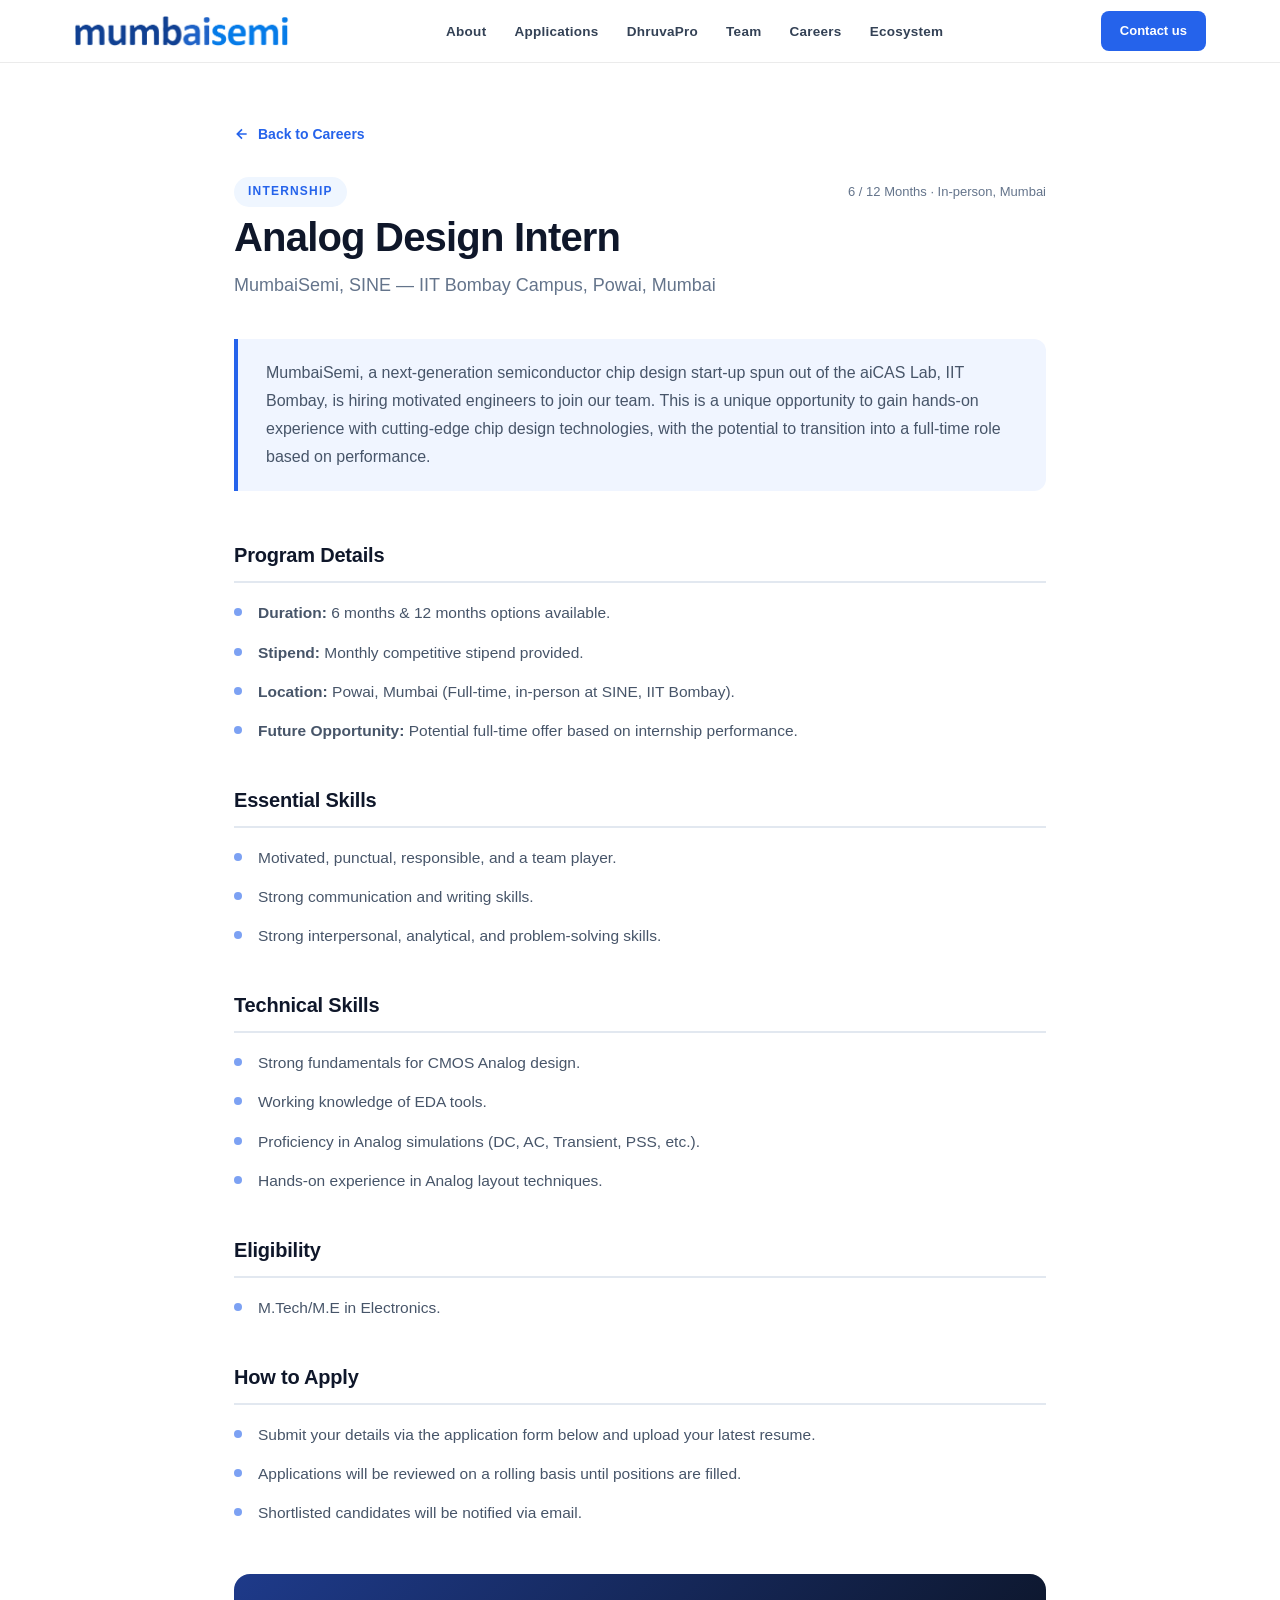
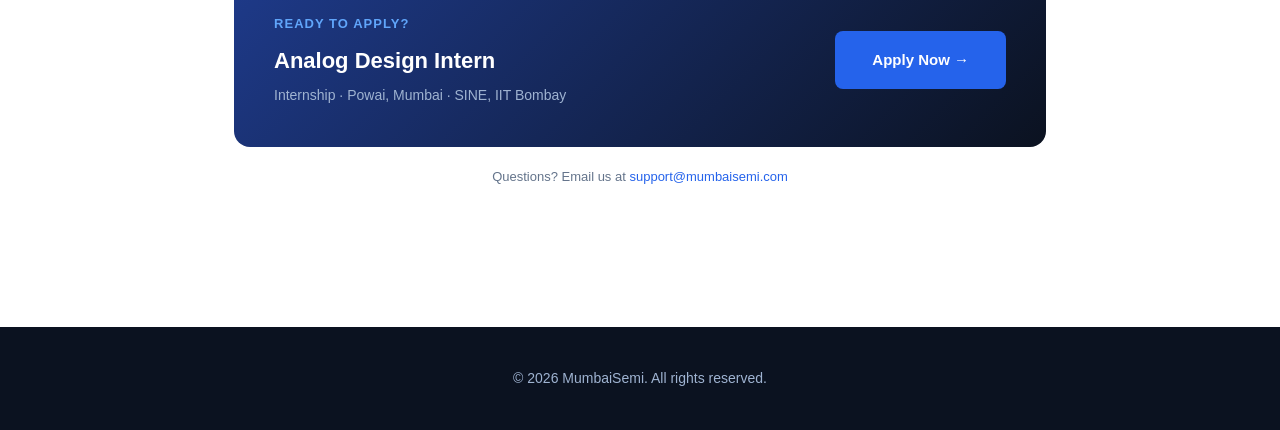
<file: Analog_design_intern_job.html>
<!DOCTYPE html>
<html lang="en">
<head>
  <meta charset="UTF-8">
  <meta name="viewport" content="width=device-width, initial-scale=1.0">
  <title>Analog Design Intern — MumbaiSemi Careers</title>
  <style>
    :root {
      --navy: #0B1220;
      --deep-blue: #1E3A8A;
      --blue: #2563EB;
      --blue-light: #3B82F6;
      --cyan: #60A5FA;
      --ink: #0F172A;
      --slate: #475569;
      --slate-light: #64748B;
      --bg-light: #F8FAFC;
      --line: #E2E8F0;
      --font: -apple-system, BlinkMacSystemFont, "Segoe UI", Roboto, sans-serif;
    }

    * { box-sizing: border-box; margin: 0; padding: 0; }
    body { font-family: var(--font); color: var(--ink); background: #FFFFFF; line-height: 1.6; }
    a { color: inherit; text-decoration: none; }
    ul { list-style: none; }
    .wrap { max-width: 1180px; margin: 0 auto; padding: 0 24px; }

    /* ===== Buttons ===== */
    .btn {
      display: inline-flex; align-items: center; justify-content: center; gap: 8px;
      font-size: 14px; font-weight: 700; padding: 10px 20px; border-radius: 8px;
      transition: all .2s ease; cursor: pointer; border: 1px solid transparent; white-space: nowrap;
    }
    .btn-primary { background: var(--blue); color: #fff; }
    .btn-primary:hover { background: var(--blue-light); }

    /* ===== Header & Navigation Taskbar ===== */
    header {
      position: sticky; top: 0; z-index: 100;
      background: rgba(255,255,255,0.96);
      backdrop-filter: blur(10px);
      border-bottom: 1px solid rgba(0,0,0,0.08);
    }
    nav {
      display: flex; align-items: center; justify-content: space-between;
      height: 62px;
    }
    .logo { display: flex; align-items: center; gap: 10px; }
    .logo img { height: 32px; width: auto; display: block; flex-shrink: 0; }
    .nav-links { display: flex; align-items: center; gap: 28px; }
    .nav-links a {
      color: #334155; font-size: 13.5px; font-weight: 600; letter-spacing: 0.02em;
      transition: color .2s ease;
    }
    .nav-links a:hover { color: var(--blue); }
    .nav-cta { display: flex; align-items: center; gap: 12px; }
    .menu-toggle { display: none; background: none; border: none; cursor: pointer; color: #0F172A; font-size: 24px; }

    @media (max-width: 920px) {
      .nav-links {
        position: absolute; top: 62px; left: 0; right: 0;
        background: #fff;
        flex-direction: column; align-items: flex-start;
        padding: 16px 24px 24px; gap: 16px;
        border-bottom: 1px solid rgba(0,0,0,0.08);
        display: none;
      }
      .nav-links.open { display: flex; }
      .menu-toggle { display: block; }
    }

    /* ===== Job Content Styling ===== */
    .jd-section { margin-bottom: 40px; }
    .jd-heading {
      font-size: 20px; font-weight: 800; color: var(--ink);
      margin-bottom: 16px; letter-spacing: -0.01em;
      padding-bottom: 10px; border-bottom: 2px solid var(--line);
    }
    .jd-list { list-style: none; display: flex; flex-direction: column; gap: 12px; }
    .jd-list li {
      font-size: 15.5px; color: var(--slate); line-height: 1.75;
      padding-left: 24px; position: relative;
    }
    .jd-list li::before {
      content: ""; position: absolute; left: 0; top: 9px;
      width: 8px; height: 8px; border-radius: 50%;
      background: var(--blue); opacity: 0.6;
    }

    /* ===== Footer ===== */
    footer { background: var(--navy); color: #9FB3D1; padding: 40px 0; margin-top: 80px; text-align: center; font-size: 14px; }
  </style>
</head>
<body>

  <!-- ===================== HEADER / NAVIGATION TASKBAR ===================== -->
  <header>
    <div class="wrap">
      <nav>
        <a href="index.html" class="logo">
          <img src="assets/images/logo.png" alt="MumbaiSemi">
        </a>
        <ul class="nav-links" id="navLinks">
          <li><a href="index.html#about">About</a></li>
          <li><a href="index.html#industries">Applications</a></li>
          <li><a href="index.html#product">DhruvaPro</a></li>
          <li><a href="index.html#team">Team</a></li>
          <li><a href="index.html#careers">Careers</a></li>
          <li><a href="index.html#ecosystem">Ecosystem</a></li>
        </ul>
        <div class="nav-cta">
          <a href="index.html#contact" class="btn btn-primary" style="padding: 9px 18px; font-size: 13px;">Contact us</a>
          <button class="menu-toggle" id="menuToggle" aria-label="Toggle menu">&#9776;</button>
        </div>
      </nav>
    </div>
  </header>

  <!-- ===================== JOB DESCRIPTION CONTENT ===================== -->
  <main style="padding: 60px 0;">
    <div class="wrap" style="max-width: 860px;">

      <a href="index.html#careers" style="display: inline-flex; align-items: center; gap: 8px; font-size: 14px; font-weight: 600; color: var(--blue); margin-bottom: 32px;">
        <svg width="16" height="16" viewBox="0 0 24 24" fill="none" stroke="currentColor" stroke-width="2.5"><path d="M19 12H5M12 5l-7 7 7 7"/></svg>
        Back to Careers
      </a>

      <div style="display: flex; align-items: center; justify-content: space-between; flex-wrap: wrap; gap: 16px; margin-bottom: 8px;">
        <span style="background: #EFF6FF; color: var(--blue); font-size: 12px; font-weight: 800; letter-spacing: 0.1em; text-transform: uppercase; padding: 5px 14px; border-radius: 100px;">Internship</span>
        <span style="font-size: 13px; color: var(--slate-light);">6 / 12 Months · In-person, Mumbai</span>
      </div>

      <h1 style="font-size: 40px; font-weight: 800; letter-spacing: -0.02em; line-height: 1.1; margin-bottom: 12px; color: var(--ink);">Analog Design Intern</h1>
      <p style="font-size: 18px; color: var(--slate-light); margin-bottom: 40px;">MumbaiSemi, SINE — IIT Bombay Campus, Powai, Mumbai</p>

      <div style="border-left: 4px solid var(--blue); padding: 20px 28px; background: #F0F5FF; border-radius: 0 12px 12px 0; margin-bottom: 48px;">
        <p style="font-size: 16px; color: var(--slate); line-height: 1.75; margin: 0;">MumbaiSemi, a next-generation semiconductor chip design start-up spun out of the aiCAS Lab, IIT Bombay, is hiring motivated engineers to join our team. This is a unique opportunity to gain hands-on experience with cutting-edge chip design technologies, with the potential to transition into a full-time role based on performance.</p>
      </div>

      <div class="jd-section">
        <h3 class="jd-heading">Program Details</h3>
        <ul class="jd-list">
          <li><strong>Duration:</strong> 6 months & 12 months options available.</li>
          <li><strong>Stipend:</strong> Monthly competitive stipend provided.</li>
          <li><strong>Location:</strong> Powai, Mumbai (Full-time, in-person at SINE, IIT Bombay).</li>
          <li><strong>Future Opportunity:</strong> Potential full-time offer based on internship performance.</li>
        </ul>
      </div>

      <div class="jd-section">
        <h3 class="jd-heading">Essential Skills</h3>
        <ul class="jd-list">
          <li>Motivated, punctual, responsible, and a team player.</li>
          <li>Strong communication and writing skills.</li>
          <li>Strong interpersonal, analytical, and problem-solving skills.</li>
        </ul>
      </div>

      <div class="jd-section">
        <h3 class="jd-heading">Technical Skills</h3>
        <ul class="jd-list">
          <li>Strong fundamentals for CMOS Analog design.</li>
          <li>Working knowledge of EDA tools.</li>
          <li>Proficiency in Analog simulations (DC, AC, Transient, PSS, etc.).</li>
          <li>Hands-on experience in Analog layout techniques.</li>
        </ul>
      </div>

      <div class="jd-section">
        <h3 class="jd-heading">Eligibility</h3>
        <ul class="jd-list">
          <li>M.Tech/M.E in Electronics.</li>
        </ul>
      </div>

      <div class="jd-section">
        <h3 class="jd-heading">How to Apply</h3>
        <ul class="jd-list">
          <li>Submit your details via the application form below and upload your latest resume.</li>
          <li>Applications will be reviewed on a rolling basis until positions are filled.</li>
          <li>Shortlisted candidates will be notified via email.</li>
        </ul>
      </div>

      <!-- Application CTA Box -->
      <div style="margin-top: 48px; padding: 40px; background: linear-gradient(135deg, #1E3A8A, #0B1220); border-radius: 16px; display: flex; align-items: center; justify-content: space-between; gap: 24px; flex-wrap: wrap;">
        <div>
          <p style="font-size: 13px; font-weight: 700; letter-spacing: 0.08em; text-transform: uppercase; color: #60A5FA; margin-bottom: 8px;">Ready to apply?</p>
          <p style="font-size: 22px; font-weight: 800; color: #fff; margin-bottom: 6px; margin-top: 0;">Analog Design Intern</p>
          <p style="font-size: 14px; color: #9FB3D1; margin: 0;">Internship · Powai, Mumbai · SINE, IIT Bombay</p>
        </div>
        <a href="https://forms.gle/voBxzzPSryjghyCB7" target="_blank" rel="noopener" class="btn btn-primary" style="padding: 16px 36px; font-size: 15px;">
          Apply Now &rarr;
        </a>
      </div>

      <p style="text-align: center; font-size: 13px; color: var(--slate-light); margin-top: 20px;">
        Questions? Email us at <a href="mailto:support@mumbaisemi.com" style="color: var(--blue);">support@mumbaisemi.com</a>
      </p>

    </div>
  </main>

  <!-- ===================== FOOTER ===================== -->
  <footer>
    <div class="wrap">
      <p style="margin: 0;">&copy; 2026 MumbaiSemi. All rights reserved.</p>
    </div>
  </footer>

  <script>
    (function(){
      var btn = document.getElementById('menuToggle');
      var nav = document.getElementById('navLinks');
      if(btn && nav){
        btn.addEventListener('click', function(){ nav.classList.toggle('open'); });
      }
    })();
  </script>
</body>
</html>
</file>
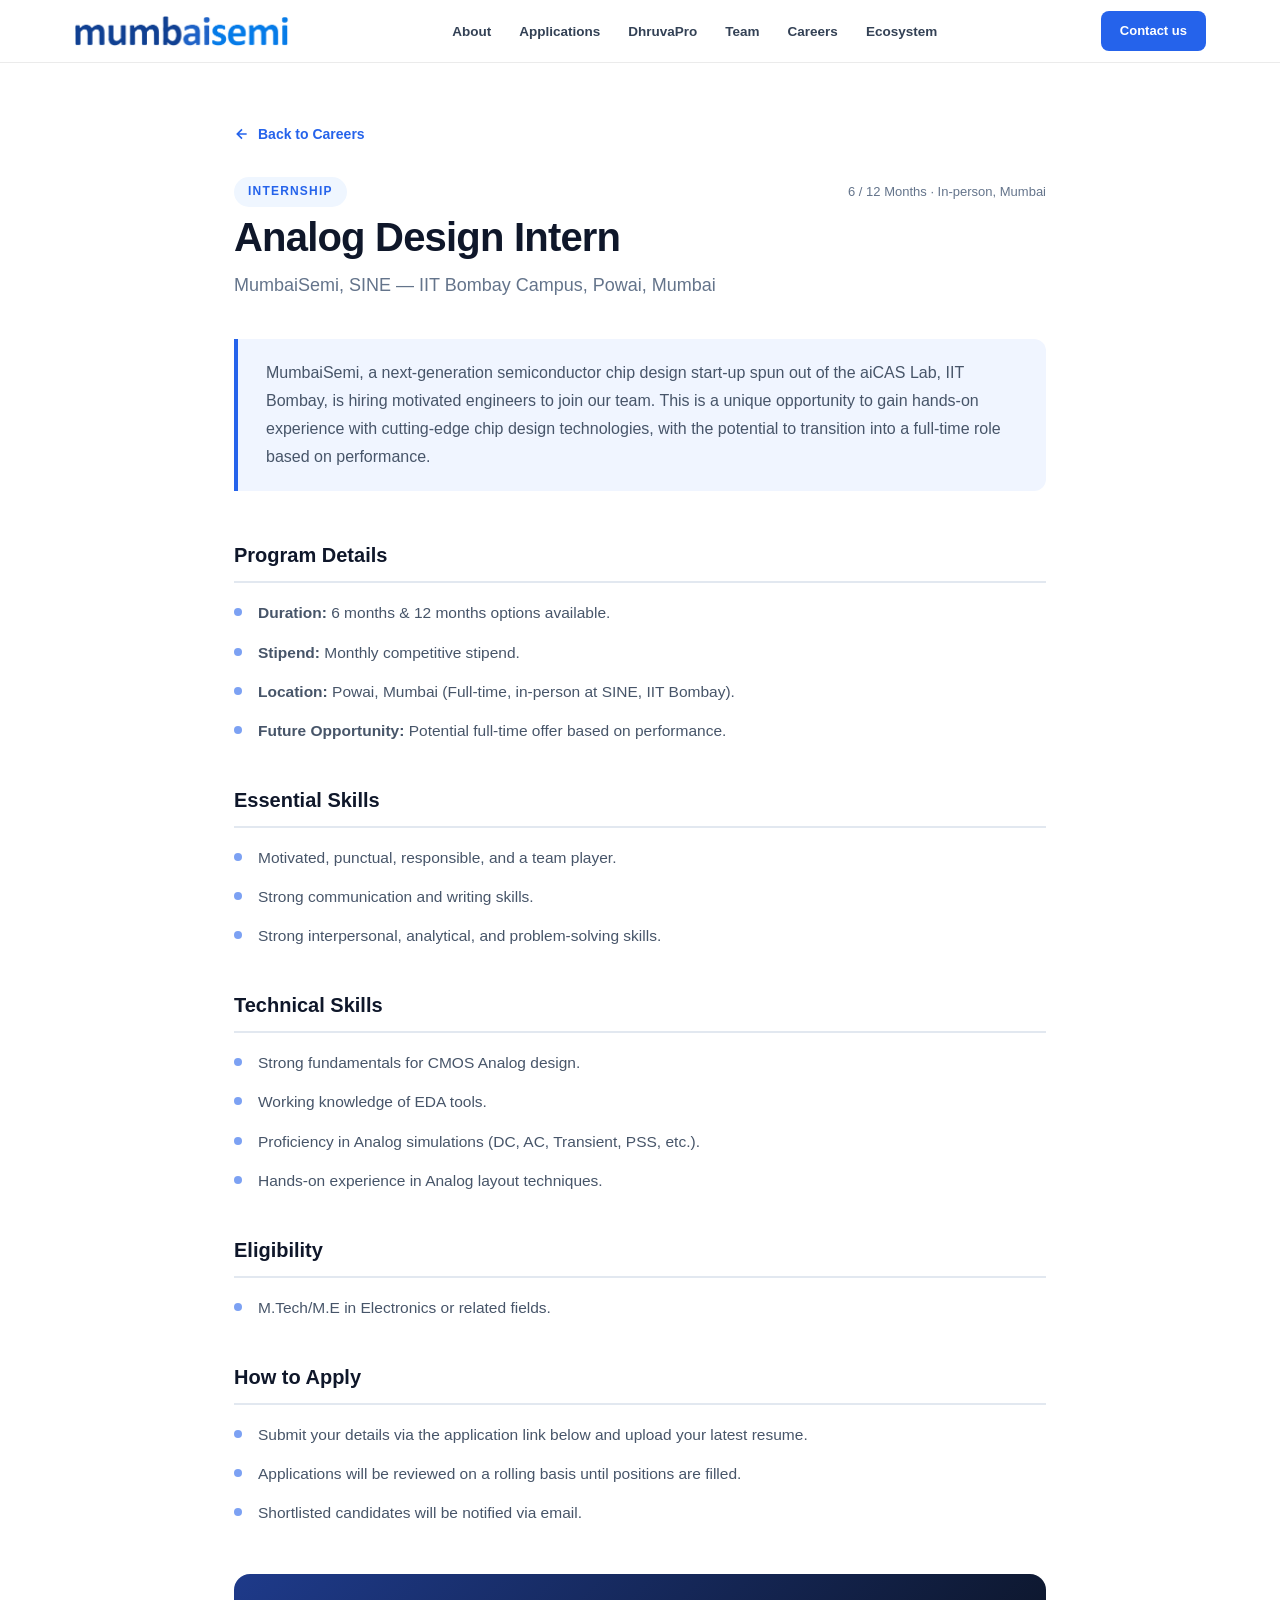
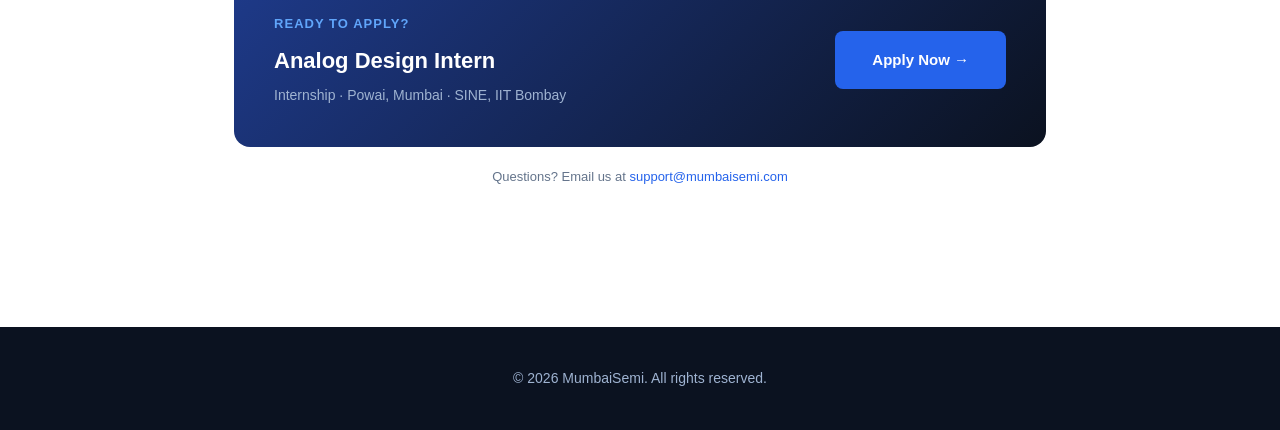
<file: analogdesign-intern-job.html>
<!DOCTYPE html>
<html lang="en">
<head>
  <meta charset="UTF-8">
  <meta name="viewport" content="width=device-width, initial-scale=1.0">
  <title>Analog Design Intern — MumbaiSemi Careers</title>
  <style>
    :root {
      --navy: #0B1220;
      --deep-blue: #1E3A8A;
      --blue: #2563EB;
      --blue-light: #3B82F6;
      --cyan: #60A5FA;
      --ink: #0F172A;
      --slate: #475569;
      --slate-light: #64748B;
      --bg-light: #F8FAFC;
      --line: #E2E8F0;
      --font: -apple-system, BlinkMacSystemFont, "Segoe UI", Roboto, sans-serif;
    }

    * { box-sizing: border-box; margin: 0; padding: 0; }
    body { font-family: var(--font); color: var(--ink); background: #FFFFFF; line-height: 1.6; }
    a { color: inherit; text-decoration: none; }
    ul { list-style: none; }
    .wrap { max-width: 1180px; margin: 0 auto; padding: 0 24px; }

    .btn {
      display: inline-flex; align-items: center; justify-content: center; gap: 8px;
      font-size: 14px; font-weight: 700; padding: 10px 20px; border-radius: 8px;
      transition: all .2s ease; cursor: pointer; border: 1px solid transparent; white-space: nowrap;
    }
    .btn-primary { background: var(--blue); color: #fff; }
    .btn-primary:hover { background: var(--blue-light); }

    header {
      position: sticky; top: 0; z-index: 100;
      background: rgba(255,255,255,0.96);
      backdrop-filter: blur(10px);
      border-bottom: 1px solid rgba(0,0,0,0.08);
    }
    nav {
      display: flex; align-items: center; justify-content: space-between;
      height: 62px;
    }
    .logo img { height: 32px; width: auto; display: block; flex-shrink: 0; }
    .nav-links { display: flex; align-items: center; gap: 28px; }
    .nav-links a {
      color: #334155; font-size: 13.5px; font-weight: 600;
      transition: color .2s ease;
    }
    .nav-links a:hover { color: var(--blue); }
    .menu-toggle { display: none; background: none; border: none; cursor: pointer; color: #0F172A; font-size: 24px; }

    @media (max-width: 920px) {
      .nav-links {
        position: absolute; top: 62px; left: 0; right: 0;
        background: #fff;
        flex-direction: column; align-items: flex-start;
        padding: 16px 24px 24px; gap: 16px;
        border-bottom: 1px solid rgba(0,0,0,0.08);
        display: none;
      }
      .nav-links.open { display: flex; }
      .menu-toggle { display: block; }
    }

    .jd-section { margin-bottom: 40px; }
    .jd-heading {
      font-size: 20px; font-weight: 800; color: var(--ink);
      margin-bottom: 16px; padding-bottom: 10px; border-bottom: 2px solid var(--line);
    }
    .jd-list { list-style: none; display: flex; flex-direction: column; gap: 12px; }
    .jd-list li {
      font-size: 15.5px; color: var(--slate); line-height: 1.75;
      padding-left: 24px; position: relative;
    }
    .jd-list li::before {
      content: ""; position: absolute; left: 0; top: 9px;
      width: 8px; height: 8px; border-radius: 50%;
      background: var(--blue); opacity: 0.6;
    }

    footer { background: var(--navy); color: #9FB3D1; padding: 40px 0; margin-top: 80px; text-align: center; font-size: 14px; }
  </style>
</head>
<body>

  <header>
    <div class="wrap">
      <nav>
        <a href="index.html" class="logo">
          <img src="assets/images/logo.png" alt="MumbaiSemi">
        </a>
        <ul class="nav-links" id="navLinks">
          <li><a href="index.html#about">About</a></li>
          <li><a href="index.html#industries">Applications</a></li>
          <li><a href="index.html#product">DhruvaPro</a></li>
          <li><a href="index.html#team">Team</a></li>
          <li><a href="index.html#careers">Careers</a></li>
          <li><a href="index.html#ecosystem">Ecosystem</a></li>
        </ul>
        <div class="nav-cta">
          <a href="index.html#contact" class="btn btn-primary" style="padding: 9px 18px; font-size: 13px;">Contact us</a>
          <button class="menu-toggle" id="menuToggle" aria-label="Toggle menu">&#9776;</button>
        </div>
      </nav>
    </div>
  </header>

  <main style="padding: 60px 0;">
    <div class="wrap" style="max-width: 860px;">

      <a href="index.html#careers" style="display: inline-flex; align-items: center; gap: 8px; font-size: 14px; font-weight: 600; color: var(--blue); margin-bottom: 32px;">
        <svg width="16" height="16" viewBox="0 0 24 24" fill="none" stroke="currentColor" stroke-width="2.5"><path d="M19 12H5M12 5l-7 7 7 7"/></svg>
        Back to Careers
      </a>

      <div style="display: flex; align-items: center; justify-content: space-between; flex-wrap: wrap; gap: 16px; margin-bottom: 8px;">
        <span style="background: #EFF6FF; color: var(--blue); font-size: 12px; font-weight: 800; letter-spacing: 0.1em; text-transform: uppercase; padding: 5px 14px; border-radius: 100px;">Internship</span>
        <span style="font-size: 13px; color: var(--slate-light);">6 / 12 Months · In-person, Mumbai</span>
      </div>

      <h1 style="font-size: 40px; font-weight: 800; letter-spacing: -0.02em; line-height: 1.1; margin-bottom: 12px; color: var(--ink);">Analog Design Intern</h1>
      <p style="font-size: 18px; color: var(--slate-light); margin-bottom: 40px;">MumbaiSemi, SINE — IIT Bombay Campus, Powai, Mumbai</p>

      <div style="border-left: 4px solid var(--blue); padding: 20px 28px; background: #F0F5FF; border-radius: 0 12px 12px 0; margin-bottom: 48px;">
        <p style="font-size: 16px; color: var(--slate); line-height: 1.75; margin: 0;">MumbaiSemi, a next-generation semiconductor chip design start-up spun out of the aiCAS Lab, IIT Bombay, is hiring motivated engineers to join our team. This is a unique opportunity to gain hands-on experience with cutting-edge chip design technologies, with the potential to transition into a full-time role based on performance.</p>
      </div>

      <div class="jd-section">
        <h3 class="jd-heading">Program Details</h3>
        <ul class="jd-list">
          <li><strong>Duration:</strong> 6 months & 12 months options available.</li>
          <li><strong>Stipend:</strong> Monthly competitive stipend.</li>
          <li><strong>Location:</strong> Powai, Mumbai (Full-time, in-person at SINE, IIT Bombay).</li>
          <li><strong>Future Opportunity:</strong> Potential full-time offer based on performance.</li>
        </ul>
      </div>

      <div class="jd-section">
        <h3 class="jd-heading">Essential Skills</h3>
        <ul class="jd-list">
          <li>Motivated, punctual, responsible, and a team player.</li>
          <li>Strong communication and writing skills.</li>
          <li>Strong interpersonal, analytical, and problem-solving skills.</li>
        </ul>
      </div>

      <div class="jd-section">
        <h3 class="jd-heading">Technical Skills</h3>
        <ul class="jd-list">
          <li>Strong fundamentals for CMOS Analog design.</li>
          <li>Working knowledge of EDA tools.</li>
          <li>Proficiency in Analog simulations (DC, AC, Transient, PSS, etc.).</li>
          <li>Hands-on experience in Analog layout techniques.</li>
        </ul>
      </div>

      <div class="jd-section">
        <h3 class="jd-heading">Eligibility</h3>
        <ul class="jd-list">
          <li>M.Tech/M.E in Electronics or related fields.</li>
        </ul>
      </div>

      <div class="jd-section">
        <h3 class="jd-heading">How to Apply</h3>
        <ul class="jd-list">
          <li>Submit your details via the application link below and upload your latest resume.</li>
          <li>Applications will be reviewed on a rolling basis until positions are filled.</li>
          <li>Shortlisted candidates will be notified via email.</li>
        </ul>
      </div>

      <div style="margin-top: 48px; padding: 40px; background: linear-gradient(135deg, #1E3A8A, #0B1220); border-radius: 16px; display: flex; align-items: center; justify-content: space-between; gap: 24px; flex-wrap: wrap;">
        <div>
          <p style="font-size: 13px; font-weight: 700; letter-spacing: 0.08em; text-transform: uppercase; color: #60A5FA; margin-bottom: 8px;">Ready to apply?</p>
          <p style="font-size: 22px; font-weight: 800; color: #fff; margin-bottom: 6px; margin-top: 0;">Analog Design Intern</p>
          <p style="font-size: 14px; color: #9FB3D1; margin: 0;">Internship · Powai, Mumbai · SINE, IIT Bombay</p>
        </div>
        <a href="https://forms.gle/voBxzzPSryjghyCB7" target="_blank" rel="noopener" class="btn btn-primary" style="padding: 16px 36px; font-size: 15px;">
          Apply Now &rarr;
        </a>
      </div>

      <p style="text-align: center; font-size: 13px; color: var(--slate-light); margin-top: 20px;">
        Questions? Email us at <a href="mailto:support@mumbaisemi.com" style="color: var(--blue);">support@mumbaisemi.com</a>
      </p>

    </div>
  </main>

  <footer>
    <div class="wrap">
      <p style="margin: 0;">&copy; 2026 MumbaiSemi. All rights reserved.</p>
    </div>
  </footer>

  <script>
    (function(){
      var btn = document.getElementById('menuToggle');
      var nav = document.getElementById('navLinks');
      if(btn && nav){
        btn.addEventListener('click', function(){ nav.classList.toggle('open'); });
      }
    })();
  </script>
</body>
</html>
</file>
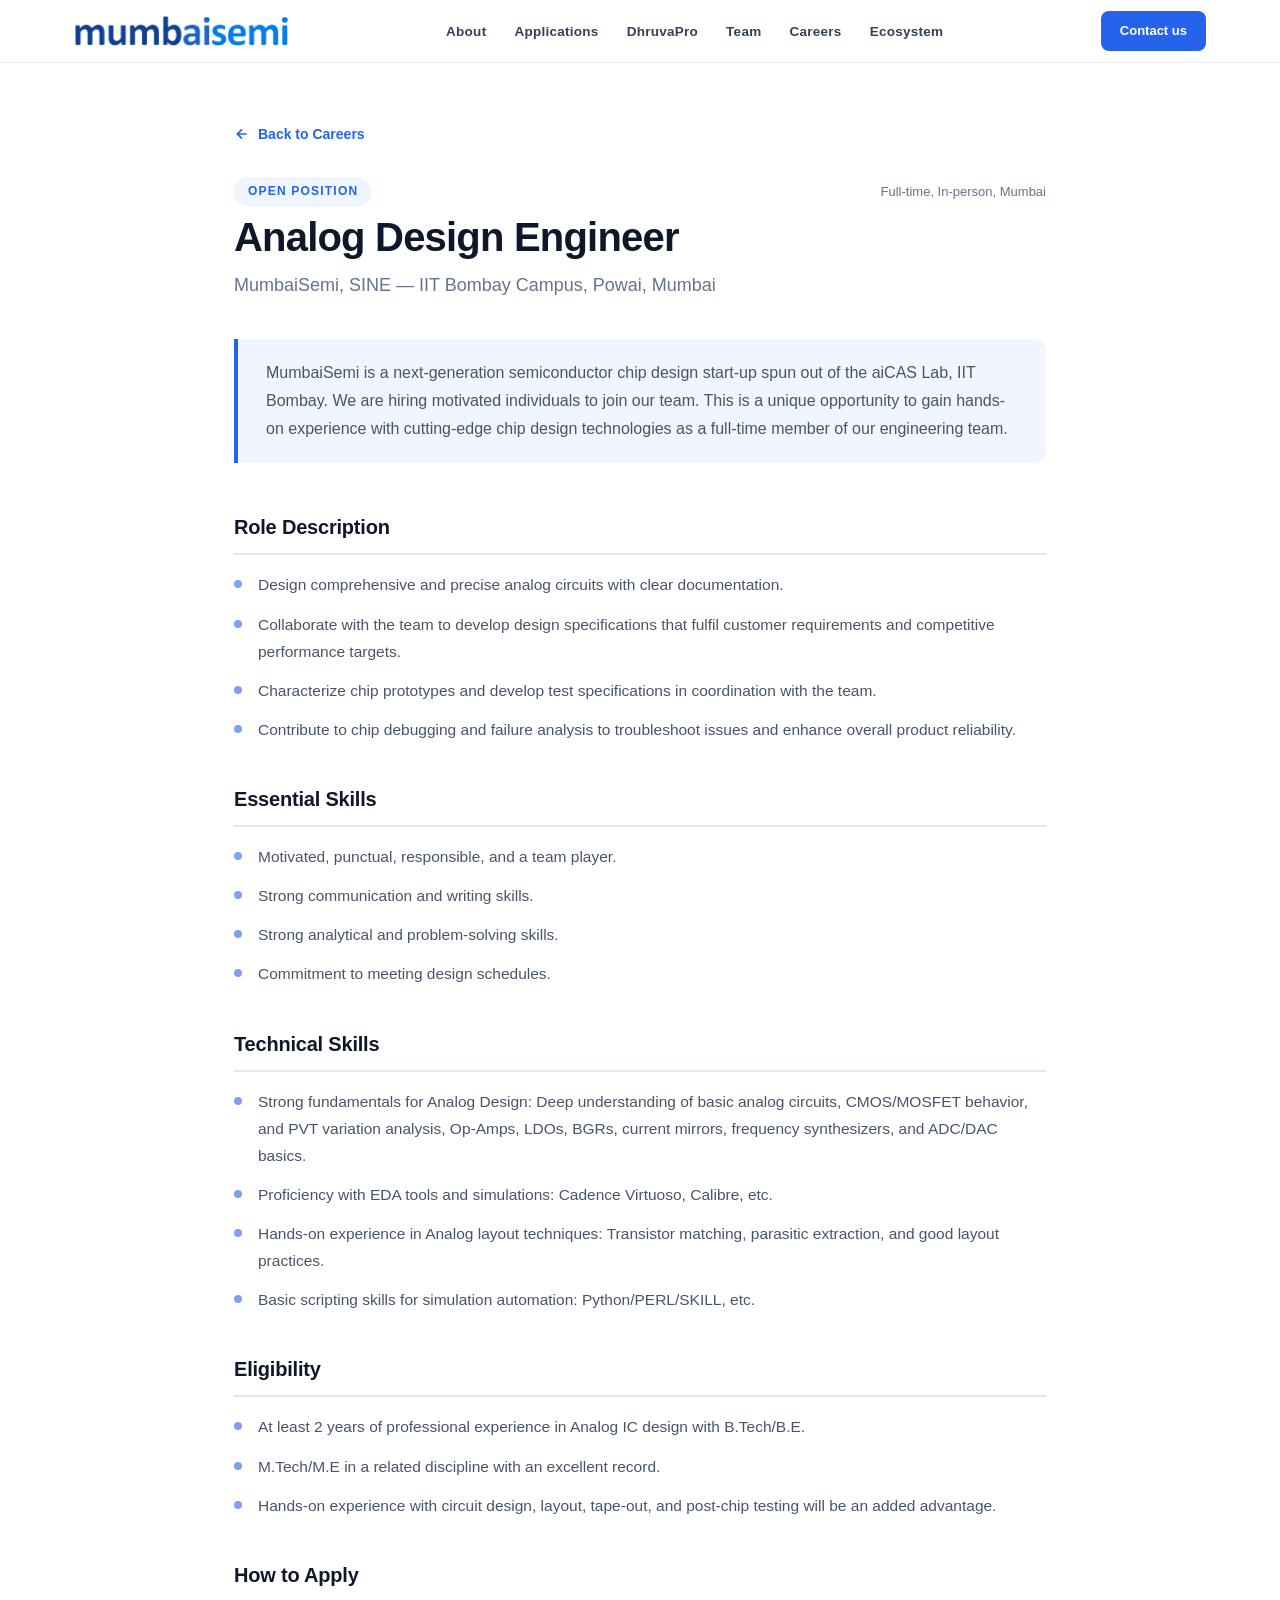
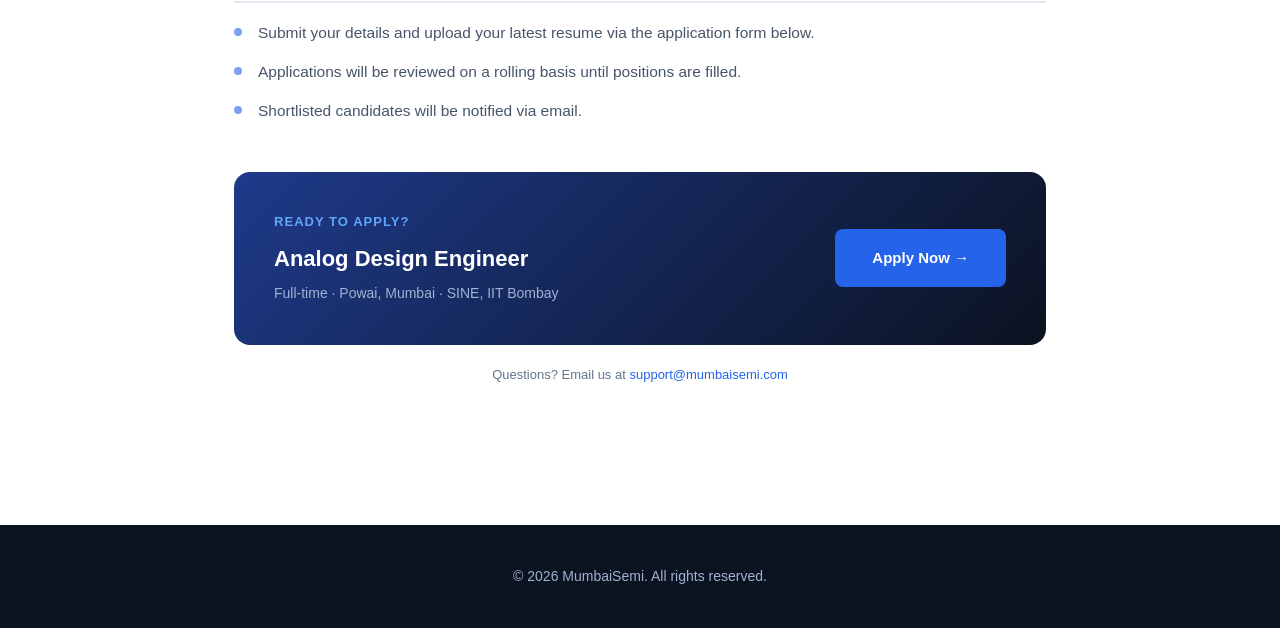
<file: analogdesign-job.html>
<!DOCTYPE html>
<html lang="en">
<head>
  <meta charset="UTF-8">
  <meta name="viewport" content="width=device-width, initial-scale=1.0">
  <title>Analog Design Engineer — MumbaiSemi Careers</title>
  <style>
    /* CSS Toolkit & Layout Variables */
    :root {
      --navy: #0B1220;
      --deep-blue: #1E3A8A;
      --blue: #2563EB;
      --blue-light: #3B82F6;
      --cyan: #60A5FA;
      --ink: #0F172A;
      --slate: #475569;
      --slate-light: #64748B;
      --bg-light: #F8FAFC;
      --line: #E2E8F0;
      --font: -apple-system, BlinkMacSystemFont, "Segoe UI", Roboto, sans-serif;
    }

    * { box-sizing: border-box; margin: 0; padding: 0; }
    body { font-family: var(--font); color: var(--ink); background: #FFFFFF; line-height: 1.6; }
    a { color: inherit; text-decoration: none; }
    ul { list-style: none; }
    .wrap { max-width: 1180px; margin: 0 auto; padding: 0 24px; }

    /* ===== Buttons ===== */
    .btn {
      display: inline-flex; align-items: center; justify-content: center; gap: 8px;
      font-size: 14px; font-weight: 700; padding: 10px 20px; border-radius: 8px;
      transition: all .2s ease; cursor: pointer; border: 1px solid transparent; white-space: nowrap;
    }
    .btn-primary { background: var(--blue); color: #fff; }
    .btn-primary:hover { background: var(--blue-light); }

    /* ===== Header & Navigation Taskbar ===== */
    header {
      position: sticky; top: 0; z-index: 100;
      background: rgba(255,255,255,0.96);
      backdrop-filter: blur(10px);
      border-bottom: 1px solid rgba(0,0,0,0.08);
    }
    nav {
      display: flex; align-items: center; justify-content: space-between;
      height: 62px;
    }
    .logo { display: flex; align-items: center; gap: 10px; }
    .logo img { height: 32px; width: auto; display: block; flex-shrink: 0; }
    .nav-links { display: flex; align-items: center; gap: 28px; }
    .nav-links a {
      color: #334155; font-size: 13.5px; font-weight: 600; letter-spacing: 0.02em;
      transition: color .2s ease;
    }
    .nav-links a:hover { color: var(--blue); }
    .nav-cta { display: flex; align-items: center; gap: 12px; }
    .menu-toggle { display: none; background: none; border: none; cursor: pointer; color: #0F172A; font-size: 24px; }

    @media (max-width: 920px) {
      .nav-links {
        position: absolute; top: 62px; left: 0; right: 0;
        background: #fff;
        flex-direction: column; align-items: flex-start;
        padding: 16px 24px 24px; gap: 16px;
        border-bottom: 1px solid rgba(0,0,0,0.08);
        display: none;
      }
      .nav-links.open { display: flex; }
      .menu-toggle { display: block; }
    }

    /* ===== Job Content Styling ===== */
    .jd-section { margin-bottom: 40px; }
    .jd-heading {
      font-size: 20px; font-weight: 800; color: var(--ink);
      margin-bottom: 16px; letter-spacing: -0.01em;
      padding-bottom: 10px; border-bottom: 2px solid var(--line);
    }
    .jd-list { list-style: none; display: flex; flex-direction: column; gap: 12px; }
    .jd-list li {
      font-size: 15.5px; color: var(--slate); line-height: 1.75;
      padding-left: 24px; position: relative;
    }
    .jd-list li::before {
      content: ""; position: absolute; left: 0; top: 9px;
      width: 8px; height: 8px; border-radius: 50%;
      background: var(--blue); opacity: 0.6;
    }

    /* ===== Footer ===== */
    footer { background: var(--navy); color: #9FB3D1; padding: 40px 0; margin-top: 80px; text-align: center; font-size: 14px; }
  </style>
</head>
<body>

  <!-- ===================== HEADER / NAVIGATION TASKBAR ===================== -->
  <header>
    <div class="wrap">
      <nav>
        <a href="index.html" class="logo">
          <!-- Update src to match your exact uploaded logo file name -->
          <img src="assets/images/logo.png" alt="MumbaiSemi">
        </a>
        <ul class="nav-links" id="navLinks">
          <li><a href="index.html#about">About</a></li>
          <li><a href="index.html#industries">Applications</a></li>
          <li><a href="index.html#product">DhruvaPro</a></li>
          <li><a href="index.html#team">Team</a></li>
          <li><a href="index.html#careers">Careers</a></li>
          <li><a href="index.html#ecosystem">Ecosystem</a></li>
        </ul>
        <div class="nav-cta">
          <a href="index.html#contact" class="btn btn-primary" style="padding: 9px 18px; font-size: 13px;">Contact us</a>
          <button class="menu-toggle" id="menuToggle" aria-label="Toggle menu">&#9776;</button>
        </div>
      </nav>
    </div>
  </header>

  <!-- ===================== JOB DESCRIPTION CONTENT ===================== -->
  <main style="padding: 60px 0;">
    <div class="wrap" style="max-width: 860px;">

      <a href="index.html#careers" style="display: inline-flex; align-items: center; gap: 8px; font-size: 14px; font-weight: 600; color: var(--blue); margin-bottom: 32px;">
        <svg width="16" height="16" viewBox="0 0 24 24" fill="none" stroke="currentColor" stroke-width="2.5"><path d="M19 12H5M12 5l-7 7 7 7"/></svg>
        Back to Careers
      </a>

      <div style="display: flex; align-items: center; justify-content: space-between; flex-wrap: wrap; gap: 16px; margin-bottom: 8px;">
        <span style="background: #EFF6FF; color: var(--blue); font-size: 12px; font-weight: 800; letter-spacing: 0.1em; text-transform: uppercase; padding: 5px 14px; border-radius: 100px;">Open Position</span>
        <span style="font-size: 13px; color: var(--slate-light);">Full-time, In-person, Mumbai</span>
      </div>

      <h1 style="font-size: 40px; font-weight: 800; letter-spacing: -0.02em; line-height: 1.1; margin-bottom: 12px; color: var(--ink);">Analog Design Engineer</h1>
      <p style="font-size: 18px; color: var(--slate-light); margin-bottom: 40px;">MumbaiSemi, SINE — IIT Bombay Campus, Powai, Mumbai</p>

      <div style="border-left: 4px solid var(--blue); padding: 20px 28px; background: #F0F5FF; border-radius: 0 12px 12px 0; margin-bottom: 48px;">
        <p style="font-size: 16px; color: var(--slate); line-height: 1.75; margin: 0;">MumbaiSemi is a next-generation semiconductor chip design start-up spun out of the aiCAS Lab, IIT Bombay. We are hiring motivated individuals to join our team. This is a unique opportunity to gain hands-on experience with cutting-edge chip design technologies as a full-time member of our engineering team.</p>
      </div>

      <div class="jd-section">
        <h3 class="jd-heading">Role Description</h3>
        <ul class="jd-list">
          <li>Design comprehensive and precise analog circuits with clear documentation.</li>
          <li>Collaborate with the team to develop design specifications that fulfil customer requirements and competitive performance targets.</li>
          <li>Characterize chip prototypes and develop test specifications in coordination with the team.</li>
          <li>Contribute to chip debugging and failure analysis to troubleshoot issues and enhance overall product reliability.</li>
        </ul>
      </div>

      <div class="jd-section">
        <h3 class="jd-heading">Essential Skills</h3>
        <ul class="jd-list">
          <li>Motivated, punctual, responsible, and a team player.</li>
          <li>Strong communication and writing skills.</li>
          <li>Strong analytical and problem-solving skills.</li>
          <li>Commitment to meeting design schedules.</li>
        </ul>
      </div>

      <div class="jd-section">
        <h3 class="jd-heading">Technical Skills</h3>
        <ul class="jd-list">
          <li>Strong fundamentals for Analog Design: Deep understanding of basic analog circuits, CMOS/MOSFET behavior, and PVT variation analysis, Op-Amps, LDOs, BGRs, current mirrors, frequency synthesizers, and ADC/DAC basics.</li>
          <li>Proficiency with EDA tools and simulations: Cadence Virtuoso, Calibre, etc.</li>
          <li>Hands-on experience in Analog layout techniques: Transistor matching, parasitic extraction, and good layout practices.</li>
          <li>Basic scripting skills for simulation automation: Python/PERL/SKILL, etc.</li>
        </ul>
      </div>

      <div class="jd-section">
        <h3 class="jd-heading">Eligibility</h3>
        <ul class="jd-list">
          <li>At least 2 years of professional experience in Analog IC design with B.Tech/B.E.</li>
          <li>M.Tech/M.E in a related discipline with an excellent record.</li>
          <li>Hands-on experience with circuit design, layout, tape-out, and post-chip testing will be an added advantage.</li>
        </ul>
      </div>

      <div class="jd-section">
        <h3 class="jd-heading">How to Apply</h3>
        <ul class="jd-list">
          <li>Submit your details and upload your latest resume via the application form below.</li>
          <li>Applications will be reviewed on a rolling basis until positions are filled.</li>
          <li>Shortlisted candidates will be notified via email.</li>
        </ul>
      </div>

      <!-- Application CTA Box -->
      <div style="margin-top: 48px; padding: 40px; background: linear-gradient(135deg, #1E3A8A, #0B1220); border-radius: 16px; display: flex; align-items: center; justify-content: space-between; gap: 24px; flex-wrap: wrap;">
        <div>
          <p style="font-size: 13px; font-weight: 700; letter-spacing: 0.08em; text-transform: uppercase; color: #60A5FA; margin-bottom: 8px;">Ready to apply?</p>
          <p style="font-size: 22px; font-weight: 800; color: #fff; margin-bottom: 6px; margin-top: 0;">Analog Design Engineer</p>
          <p style="font-size: 14px; color: #9FB3D1; margin: 0;">Full-time · Powai, Mumbai · SINE, IIT Bombay</p>
        </div>
        <a href="https://forms.gle/voBxzzPSryjghyCB7" target="_blank" rel="noopener" class="btn btn-primary" style="padding: 16px 36px; font-size: 15px;">
          Apply Now &rarr;
        </a>
      </div>

      <p style="text-align: center; font-size: 13px; color: var(--slate-light); margin-top: 20px;">
        Questions? Email us at <a href="mailto:support@mumbaisemi.com" style="color: var(--blue);">support@mumbaisemi.com</a>
      </p>

    </div>
  </main>

  <!-- ===================== FOOTER ===================== -->
  <footer>
    <div class="wrap">
      <p style="margin: 0;">&copy; 2026 MumbaiSemi. All rights reserved.</p>
    </div>
  </footer>

  <!-- Script for Mobile Menu Toggle -->
  <script>
    (function(){
      var btn = document.getElementById('menuToggle');
      var nav = document.getElementById('navLinks');
      if(btn && nav){
        btn.addEventListener('click', function(){ nav.classList.toggle('open'); });
      }
    })();
  </script>
</body>
</html>
</file>
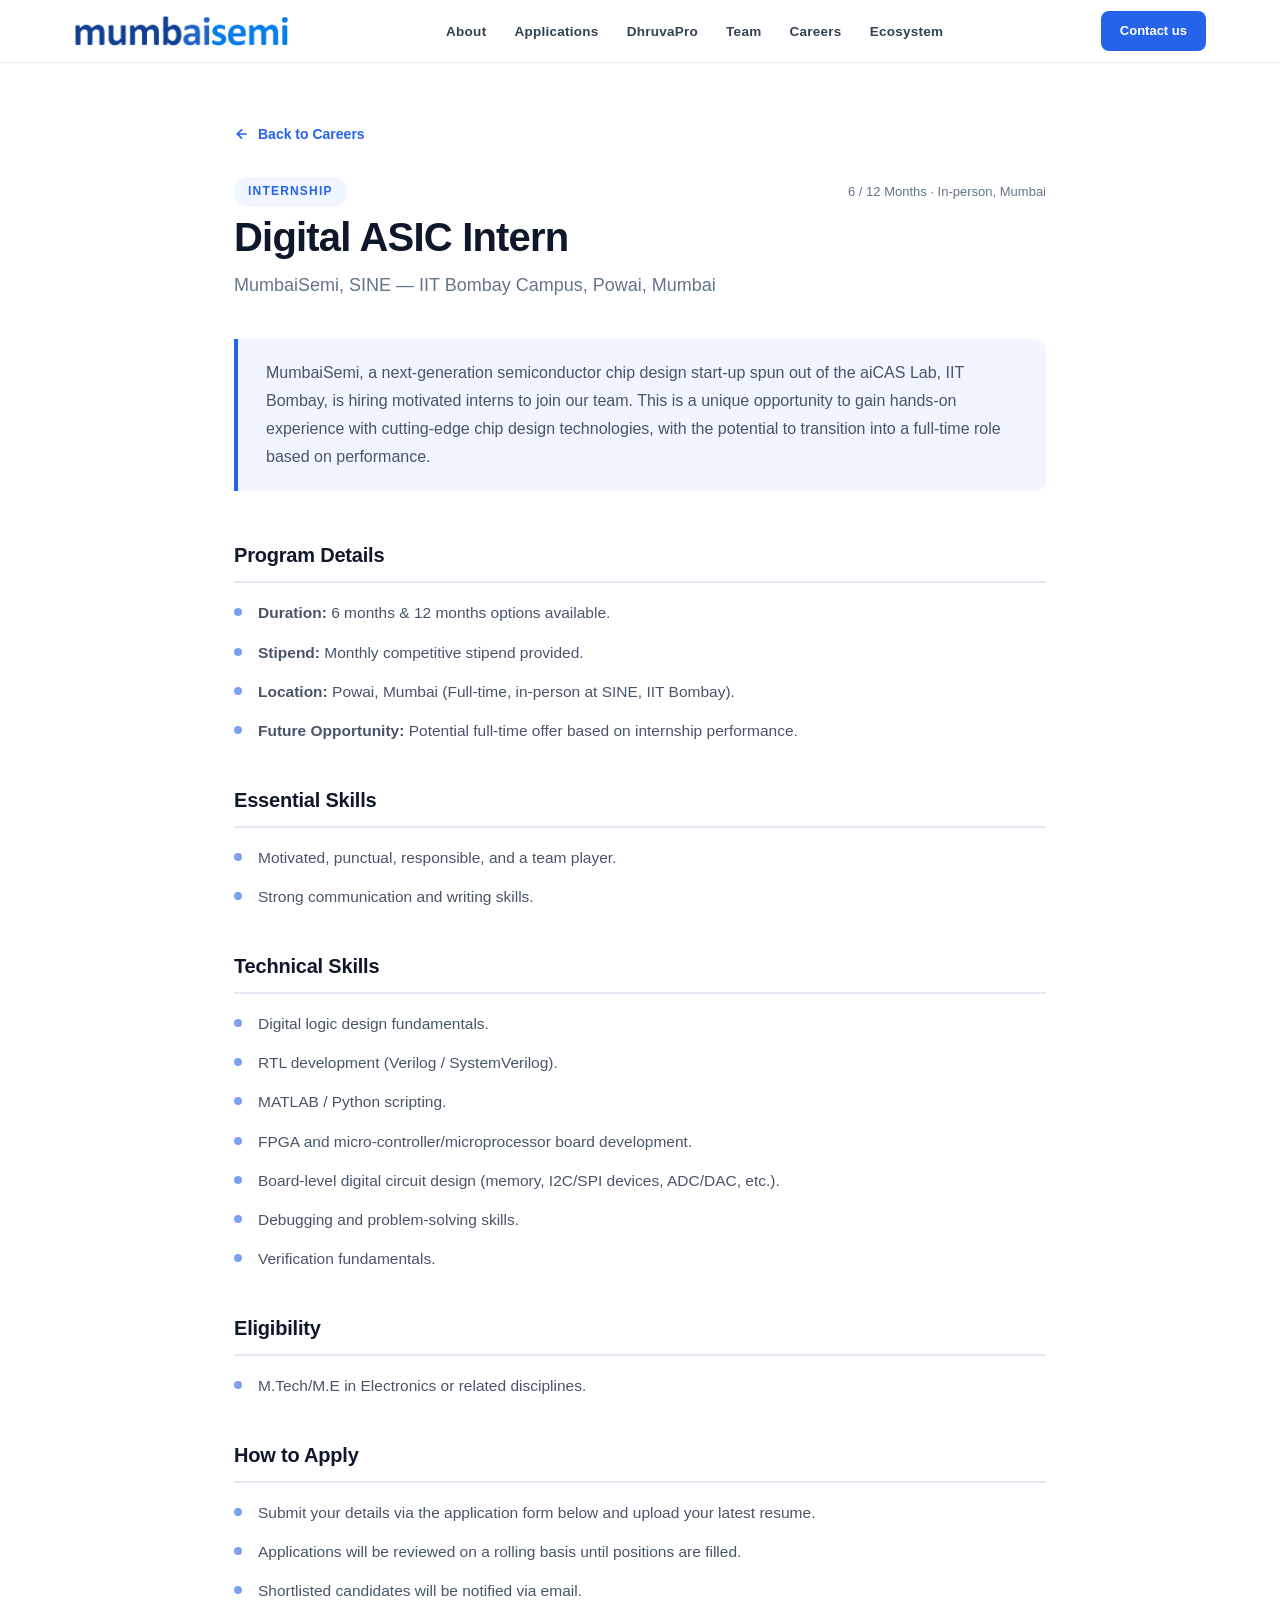
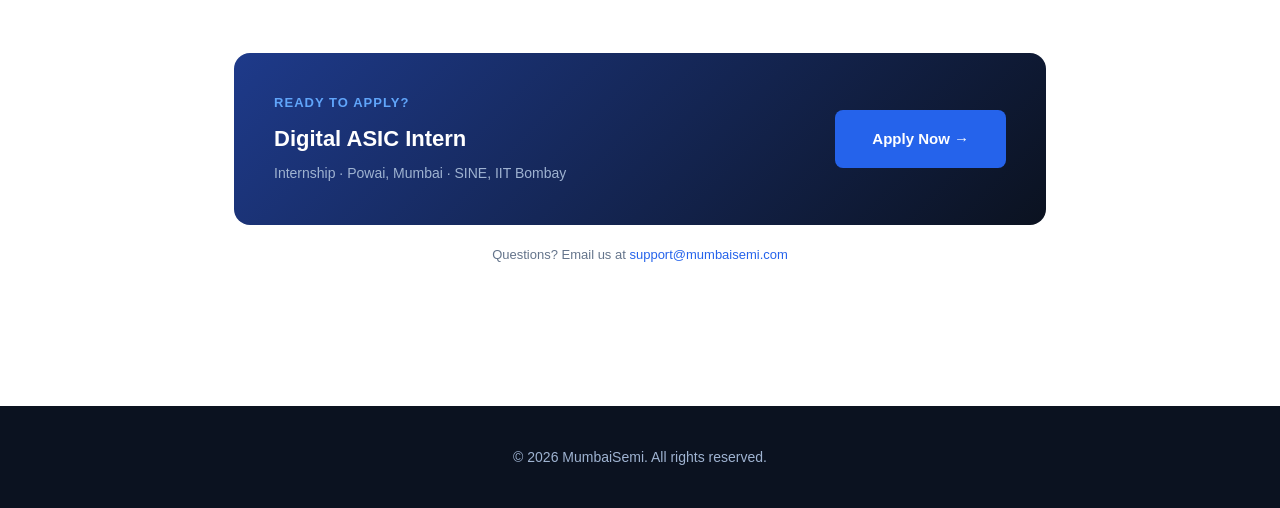
<file: Digital_Aasic_intern-job.html>
<!DOCTYPE html>
<html lang="en">
<head>
  <meta charset="UTF-8">
  <meta name="viewport" content="width=device-width, initial-scale=1.0">
  <title>Digital ASIC Intern — MumbaiSemi Careers</title>
  <style>
    /* CSS Toolkit & Layout Variables */
    :root {
      --navy: #0B1220;
      --deep-blue: #1E3A8A;
      --blue: #2563EB;
      --blue-light: #3B82F6;
      --cyan: #60A5FA;
      --ink: #0F172A;
      --slate: #475569;
      --slate-light: #64748B;
      --bg-light: #F8FAFC;
      --line: #E2E8F0;
      --font: -apple-system, BlinkMacSystemFont, "Segoe UI", Roboto, sans-serif;
    }

    * { box-sizing: border-box; margin: 0; padding: 0; }
    body { font-family: var(--font); color: var(--ink); background: #FFFFFF; line-height: 1.6; }
    a { color: inherit; text-decoration: none; }
    ul { list-style: none; }
    .wrap { max-width: 1180px; margin: 0 auto; padding: 0 24px; }

    /* ===== Buttons ===== */
    .btn {
      display: inline-flex; align-items: center; justify-content: center; gap: 8px;
      font-size: 14px; font-weight: 700; padding: 10px 20px; border-radius: 8px;
      transition: all .2s ease; cursor: pointer; border: 1px solid transparent; white-space: nowrap;
    }
    .btn-primary { background: var(--blue); color: #fff; }
    .btn-primary:hover { background: var(--blue-light); }

    /* ===== Header & Navigation Taskbar ===== */
    header {
      position: sticky; top: 0; z-index: 100;
      background: rgba(255,255,255,0.96);
      backdrop-filter: blur(10px);
      border-bottom: 1px solid rgba(0,0,0,0.08);
    }
    nav {
      display: flex; align-items: center; justify-content: space-between;
      height: 62px;
    }
    .logo { display: flex; align-items: center; gap: 10px; }
    .logo img { height: 32px; width: auto; display: block; flex-shrink: 0; }
    .nav-links { display: flex; align-items: center; gap: 28px; }
    .nav-links a {
      color: #334155; font-size: 13.5px; font-weight: 600; letter-spacing: 0.02em;
      transition: color .2s ease;
    }
    .nav-links a:hover { color: var(--blue); }
    .nav-cta { display: flex; align-items: center; gap: 12px; }
    .menu-toggle { display: none; background: none; border: none; cursor: pointer; color: #0F172A; font-size: 24px; }

    @media (max-width: 920px) {
      .nav-links {
        position: absolute; top: 62px; left: 0; right: 0;
        background: #fff;
        flex-direction: column; align-items: flex-start;
        padding: 16px 24px 24px; gap: 16px;
        border-bottom: 1px solid rgba(0,0,0,0.08);
        display: none;
      }
      .nav-links.open { display: flex; }
      .menu-toggle { display: block; }
    }

    /* ===== Job Content Styling ===== */
    .jd-section { margin-bottom: 40px; }
    .jd-heading {
      font-size: 20px; font-weight: 800; color: var(--ink);
      margin-bottom: 16px; letter-spacing: -0.01em;
      padding-bottom: 10px; border-bottom: 2px solid var(--line);
    }
    .jd-list { list-style: none; display: flex; flex-direction: column; gap: 12px; }
    .jd-list li {
      font-size: 15.5px; color: var(--slate); line-height: 1.75;
      padding-left: 24px; position: relative;
    }
    .jd-list li::before {
      content: ""; position: absolute; left: 0; top: 9px;
      width: 8px; height: 8px; border-radius: 50%;
      background: var(--blue); opacity: 0.6;
    }

    /* ===== Footer ===== */
    footer { background: var(--navy); color: #9FB3D1; padding: 40px 0; margin-top: 80px; text-align: center; font-size: 14px; }
  </style>
</head>
<body>

  <!-- ===================== HEADER / NAVIGATION TASKBAR ===================== -->
  <header>
    <div class="wrap">
      <nav>
        <a href="index.html" class="logo">
          <img src="assets/images/logo.png" alt="MumbaiSemi">
        </a>
        <ul class="nav-links" id="navLinks">
          <li><a href="index.html#about">About</a></li>
          <li><a href="index.html#industries">Applications</a></li>
          <li><a href="index.html#product">DhruvaPro</a></li>
          <li><a href="index.html#team">Team</a></li>
          <li><a href="index.html#careers">Careers</a></li>
          <li><a href="index.html#ecosystem">Ecosystem</a></li>
        </ul>
        <div class="nav-cta">
          <a href="index.html#contact" class="btn btn-primary" style="padding: 9px 18px; font-size: 13px;">Contact us</a>
          <button class="menu-toggle" id="menuToggle" aria-label="Toggle menu">&#9776;</button>
        </div>
      </nav>
    </div>
  </header>

  <!-- ===================== JOB DESCRIPTION CONTENT ===================== -->
  <main style="padding: 60px 0;">
    <div class="wrap" style="max-width: 860px;">

      <a href="index.html#careers" style="display: inline-flex; align-items: center; gap: 8px; font-size: 14px; font-weight: 600; color: var(--blue); margin-bottom: 32px;">
        <svg width="16" height="16" viewBox="0 0 24 24" fill="none" stroke="currentColor" stroke-width="2.5"><path d="M19 12H5M12 5l-7 7 7 7"/></svg>
        Back to Careers
      </a>

      <div style="display: flex; align-items: center; justify-content: space-between; flex-wrap: wrap; gap: 16px; margin-bottom: 8px;">
        <span style="background: #EFF6FF; color: var(--blue); font-size: 12px; font-weight: 800; letter-spacing: 0.1em; text-transform: uppercase; padding: 5px 14px; border-radius: 100px;">Internship</span>
        <span style="font-size: 13px; color: var(--slate-light);">6 / 12 Months · In-person, Mumbai</span>
      </div>

      <h1 style="font-size: 40px; font-weight: 800; letter-spacing: -0.02em; line-height: 1.1; margin-bottom: 12px; color: var(--ink);">Digital ASIC Intern</h1>
      <p style="font-size: 18px; color: var(--slate-light); margin-bottom: 40px;">MumbaiSemi, SINE — IIT Bombay Campus, Powai, Mumbai</p>

      <div style="border-left: 4px solid var(--blue); padding: 20px 28px; background: #F0F5FF; border-radius: 0 12px 12px 0; margin-bottom: 48px;">
        <p style="font-size: 16px; color: var(--slate); line-height: 1.75; margin: 0;">MumbaiSemi, a next-generation semiconductor chip design start-up spun out of the aiCAS Lab, IIT Bombay, is hiring motivated interns to join our team. This is a unique opportunity to gain hands-on experience with cutting-edge chip design technologies, with the potential to transition into a full-time role based on performance.</p>
      </div>

      <div class="jd-section">
        <h3 class="jd-heading">Program Details</h3>
        <ul class="jd-list">
          <li><strong>Duration:</strong> 6 months & 12 months options available.</li>
          <li><strong>Stipend:</strong> Monthly competitive stipend provided.</li>
          <li><strong>Location:</strong> Powai, Mumbai (Full-time, in-person at SINE, IIT Bombay).</li>
          <li><strong>Future Opportunity:</strong> Potential full-time offer based on internship performance.</li>
        </ul>
      </div>

      <div class="jd-section">
        <h3 class="jd-heading">Essential Skills</h3>
        <ul class="jd-list">
          <li>Motivated, punctual, responsible, and a team player.</li>
          <li>Strong communication and writing skills.</li>
        </ul>
      </div>

      <div class="jd-section">
        <h3 class="jd-heading">Technical Skills</h3>
        <ul class="jd-list">
          <li>Digital logic design fundamentals.</li>
          <li>RTL development (Verilog / SystemVerilog).</li>
          <li>MATLAB / Python scripting.</li>
          <li>FPGA and micro-controller/microprocessor board development.</li>
          <li>Board-level digital circuit design (memory, I2C/SPI devices, ADC/DAC, etc.).</li>
          <li>Debugging and problem-solving skills.</li>
          <li>Verification fundamentals.</li>
        </ul>
      </div>

      <div class="jd-section">
        <h3 class="jd-heading">Eligibility</h3>
        <ul class="jd-list">
          <li>M.Tech/M.E in Electronics or related disciplines.</li>
        </ul>
      </div>

      <div class="jd-section">
        <h3 class="jd-heading">How to Apply</h3>
        <ul class="jd-list">
          <li>Submit your details via the application form below and upload your latest resume.</li>
          <li>Applications will be reviewed on a rolling basis until positions are filled.</li>
          <li>Shortlisted candidates will be notified via email.</li>
        </ul>
      </div>

      <!-- Application CTA Box -->
      <div style="margin-top: 48px; padding: 40px; background: linear-gradient(135deg, #1E3A8A, #0B1220); border-radius: 16px; display: flex; align-items: center; justify-content: space-between; gap: 24px; flex-wrap: wrap;">
        <div>
          <p style="font-size: 13px; font-weight: 700; letter-spacing: 0.08em; text-transform: uppercase; color: #60A5FA; margin-bottom: 8px;">Ready to apply?</p>
          <p style="font-size: 22px; font-weight: 800; color: #fff; margin-bottom: 6px; margin-top: 0;">Digital ASIC Intern</p>
          <p style="font-size: 14px; color: #9FB3D1; margin: 0;">Internship · Powai, Mumbai · SINE, IIT Bombay</p>
        </div>
        <a href="https://forms.gle/voBxzzPSryjghyCB7" target="_blank" rel="noopener" class="btn btn-primary" style="padding: 16px 36px; font-size: 15px;">
          Apply Now &rarr;
        </a>
      </div>

      <p style="text-align: center; font-size: 13px; color: var(--slate-light); margin-top: 20px;">
        Questions? Email us at <a href="mailto:support@mumbaisemi.com" style="color: var(--blue);">support@mumbaisemi.com</a>
      </p>

    </div>
  </main>

  <!-- ===================== FOOTER ===================== -->
  <footer>
    <div class="wrap">
      <p style="margin: 0;">&copy; 2026 MumbaiSemi. All rights reserved.</p>
    </div>
  </footer>

  <!-- Script for Mobile Menu Toggle -->
  <script>
    (function(){
      var btn = document.getElementById('menuToggle');
      var nav = document.getElementById('navLinks');
      if(btn && nav){
        btn.addEventListener('click', function(){ nav.classList.toggle('open'); });
      }
    })();
  </script>
</body>
</html>
</file>
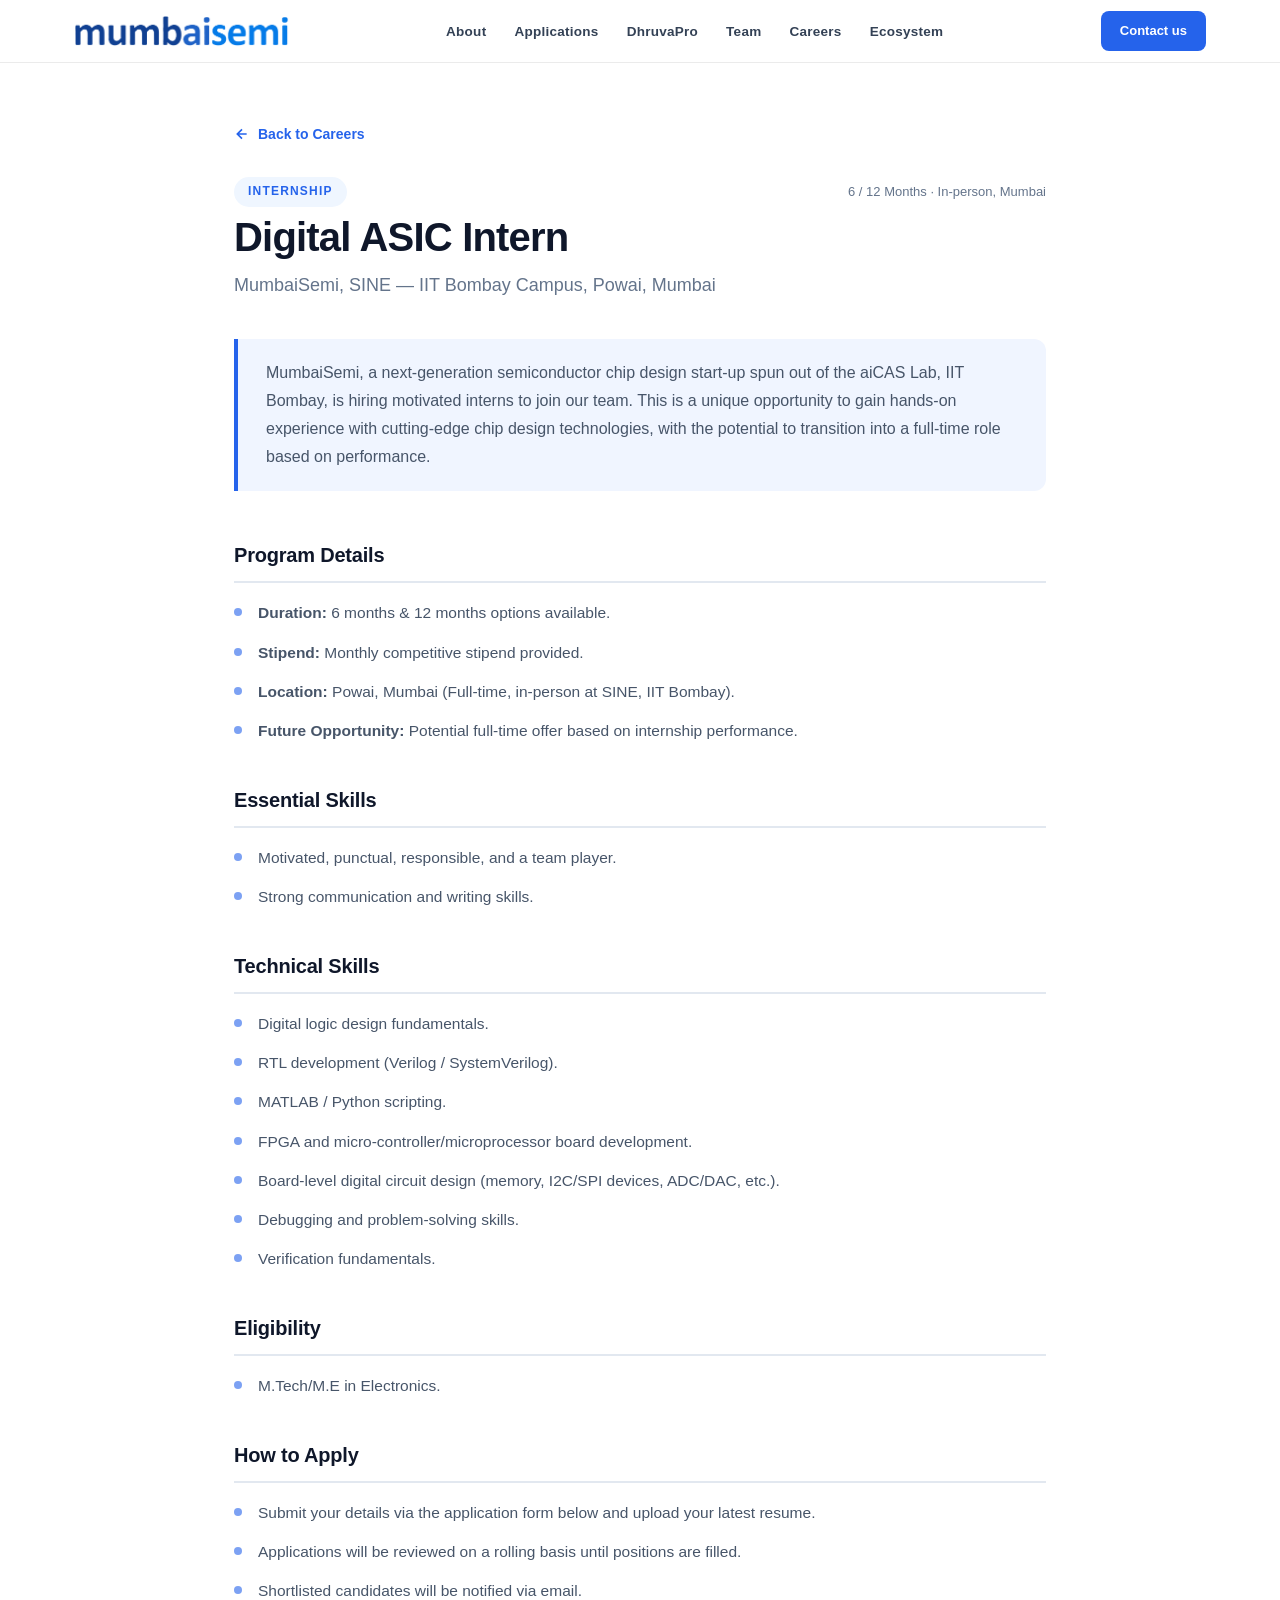
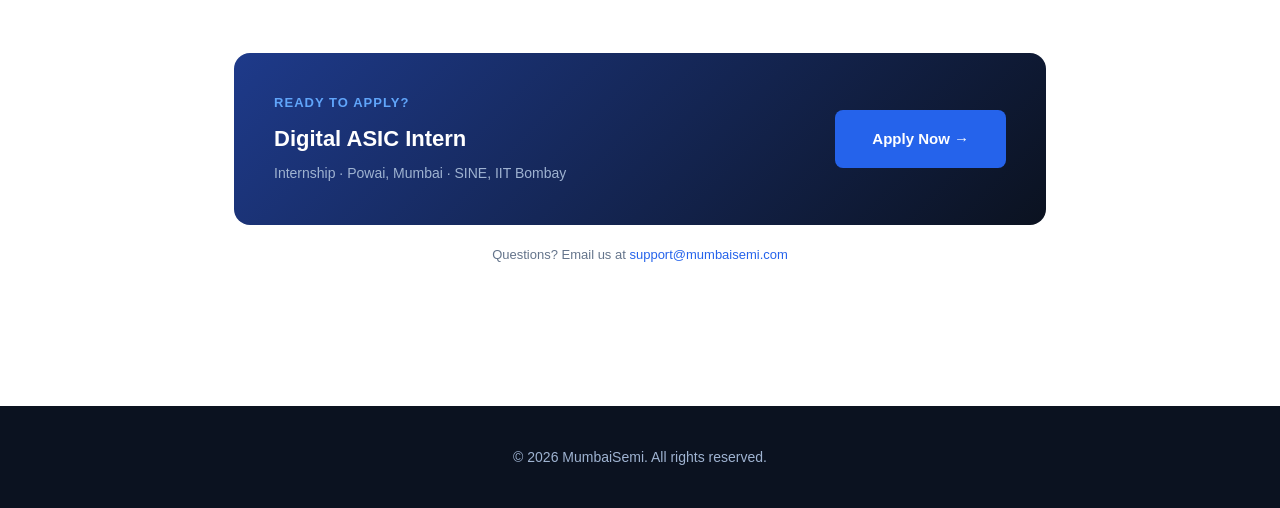
<file: Digital_Asic_intern-job.html>
<!DOCTYPE html>
<html lang="en">
<head>
  <meta charset="UTF-8">
  <meta name="viewport" content="width=device-width, initial-scale=1.0">
  <title>Digital ASIC Intern — MumbaiSemi Careers</title>
  <style>
    :root {
      --navy: #0B1220;
      --deep-blue: #1E3A8A;
      --blue: #2563EB;
      --blue-light: #3B82F6;
      --cyan: #60A5FA;
      --ink: #0F172A;
      --slate: #475569;
      --slate-light: #64748B;
      --bg-light: #F8FAFC;
      --line: #E2E8F0;
      --font: -apple-system, BlinkMacSystemFont, "Segoe UI", Roboto, sans-serif;
    }

    * { box-sizing: border-box; margin: 0; padding: 0; }
    body { font-family: var(--font); color: var(--ink); background: #FFFFFF; line-height: 1.6; }
    a { color: inherit; text-decoration: none; }
    ul { list-style: none; }
    .wrap { max-width: 1180px; margin: 0 auto; padding: 0 24px; }

    /* ===== Buttons ===== */
    .btn {
      display: inline-flex; align-items: center; justify-content: center; gap: 8px;
      font-size: 14px; font-weight: 700; padding: 10px 20px; border-radius: 8px;
      transition: all .2s ease; cursor: pointer; border: 1px solid transparent; white-space: nowrap;
    }
    .btn-primary { background: var(--blue); color: #fff; }
    .btn-primary:hover { background: var(--blue-light); }

    /* ===== Header & Navigation Taskbar ===== */
    header {
      position: sticky; top: 0; z-index: 100;
      background: rgba(255,255,255,0.96);
      backdrop-filter: blur(10px);
      border-bottom: 1px solid rgba(0,0,0,0.08);
    }
    nav {
      display: flex; align-items: center; justify-content: space-between;
      height: 62px;
    }
    .logo { display: flex; align-items: center; gap: 10px; }
    .logo img { height: 32px; width: auto; display: block; flex-shrink: 0; }
    .nav-links { display: flex; align-items: center; gap: 28px; }
    .nav-links a {
      color: #334155; font-size: 13.5px; font-weight: 600; letter-spacing: 0.02em;
      transition: color .2s ease;
    }
    .nav-links a:hover { color: var(--blue); }
    .nav-cta { display: flex; align-items: center; gap: 12px; }
    .menu-toggle { display: none; background: none; border: none; cursor: pointer; color: #0F172A; font-size: 24px; }

    @media (max-width: 920px) {
      .nav-links {
        position: absolute; top: 62px; left: 0; right: 0;
        background: #fff;
        flex-direction: column; align-items: flex-start;
        padding: 16px 24px 24px; gap: 16px;
        border-bottom: 1px solid rgba(0,0,0,0.08);
        display: none;
      }
      .nav-links.open { display: flex; }
      .menu-toggle { display: block; }
    }

    /* ===== Job Content Styling ===== */
    .jd-section { margin-bottom: 40px; }
    .jd-heading {
      font-size: 20px; font-weight: 800; color: var(--ink);
      margin-bottom: 16px; letter-spacing: -0.01em;
      padding-bottom: 10px; border-bottom: 2px solid var(--line);
    }
    .jd-list { list-style: none; display: flex; flex-direction: column; gap: 12px; }
    .jd-list li {
      font-size: 15.5px; color: var(--slate); line-height: 1.75;
      padding-left: 24px; position: relative;
    }
    .jd-list li::before {
      content: ""; position: absolute; left: 0; top: 9px;
      width: 8px; height: 8px; border-radius: 50%;
      background: var(--blue); opacity: 0.6;
    }

    /* ===== Footer ===== */
    footer { background: var(--navy); color: #9FB3D1; padding: 40px 0; margin-top: 80px; text-align: center; font-size: 14px; }
  </style>
</head>
<body>

  <!-- ===================== HEADER / NAVIGATION TASKBAR ===================== -->
  <header>
    <div class="wrap">
      <nav>
        <a href="index.html" class="logo">
          <img src="assets/images/logo.png" alt="MumbaiSemi">
        </a>
        <ul class="nav-links" id="navLinks">
          <li><a href="index.html#about">About</a></li>
          <li><a href="index.html#industries">Applications</a></li>
          <li><a href="index.html#product">DhruvaPro</a></li>
          <li><a href="index.html#team">Team</a></li>
          <li><a href="index.html#careers">Careers</a></li>
          <li><a href="index.html#ecosystem">Ecosystem</a></li>
        </ul>
        <div class="nav-cta">
          <a href="index.html#contact" class="btn btn-primary" style="padding: 9px 18px; font-size: 13px;">Contact us</a>
          <button class="menu-toggle" id="menuToggle" aria-label="Toggle menu">&#9776;</button>
        </div>
      </nav>
    </div>
  </header>

  <!-- ===================== JOB DESCRIPTION CONTENT ===================== -->
  <main style="padding: 60px 0;">
    <div class="wrap" style="max-width: 860px;">

      <a href="index.html#careers" style="display: inline-flex; align-items: center; gap: 8px; font-size: 14px; font-weight: 600; color: var(--blue); margin-bottom: 32px;">
        <svg width="16" height="16" viewBox="0 0 24 24" fill="none" stroke="currentColor" stroke-width="2.5"><path d="M19 12H5M12 5l-7 7 7 7"/></svg>
        Back to Careers
      </a>

      <div style="display: flex; align-items: center; justify-content: space-between; flex-wrap: wrap; gap: 16px; margin-bottom: 8px;">
        <span style="background: #EFF6FF; color: var(--blue); font-size: 12px; font-weight: 800; letter-spacing: 0.1em; text-transform: uppercase; padding: 5px 14px; border-radius: 100px;">Internship</span>
        <span style="font-size: 13px; color: var(--slate-light);">6 / 12 Months · In-person, Mumbai</span>
      </div>

      <h1 style="font-size: 40px; font-weight: 800; letter-spacing: -0.02em; line-height: 1.1; margin-bottom: 12px; color: var(--ink);">Digital ASIC Intern</h1>
      <p style="font-size: 18px; color: var(--slate-light); margin-bottom: 40px;">MumbaiSemi, SINE — IIT Bombay Campus, Powai, Mumbai</p>

      <div style="border-left: 4px solid var(--blue); padding: 20px 28px; background: #F0F5FF; border-radius: 0 12px 12px 0; margin-bottom: 48px;">
        <p style="font-size: 16px; color: var(--slate); line-height: 1.75; margin: 0;">MumbaiSemi, a next-generation semiconductor chip design start-up spun out of the aiCAS Lab, IIT Bombay, is hiring motivated interns to join our team. This is a unique opportunity to gain hands-on experience with cutting-edge chip design technologies, with the potential to transition into a full-time role based on performance.</p>
      </div>

      <div class="jd-section">
        <h3 class="jd-heading">Program Details</h3>
        <ul class="jd-list">
          <li><strong>Duration:</strong> 6 months & 12 months options available.</li>
          <li><strong>Stipend:</strong> Monthly competitive stipend provided.</li>
          <li><strong>Location:</strong> Powai, Mumbai (Full-time, in-person at SINE, IIT Bombay).</li>
          <li><strong>Future Opportunity:</strong> Potential full-time offer based on internship performance.</li>
        </ul>
      </div>

      <div class="jd-section">
        <h3 class="jd-heading">Essential Skills</h3>
        <ul class="jd-list">
          <li>Motivated, punctual, responsible, and a team player.</li>
          <li>Strong communication and writing skills.</li>
        </ul>
      </div>

      <div class="jd-section">
        <h3 class="jd-heading">Technical Skills</h3>
        <ul class="jd-list">
          <li>Digital logic design fundamentals.</li>
          <li>RTL development (Verilog / SystemVerilog).</li>
          <li>MATLAB / Python scripting.</li>
          <li>FPGA and micro-controller/microprocessor board development.</li>
          <li>Board-level digital circuit design (memory, I2C/SPI devices, ADC/DAC, etc.).</li>
          <li>Debugging and problem-solving skills.</li>
          <li>Verification fundamentals.</li>
        </ul>
      </div>

      <div class="jd-section">
        <h3 class="jd-heading">Eligibility</h3>
        <ul class="jd-list">
          <li>M.Tech/M.E in Electronics.</li>
        </ul>
      </div>

      <div class="jd-section">
        <h3 class="jd-heading">How to Apply</h3>
        <ul class="jd-list">
          <li>Submit your details via the application form below and upload your latest resume.</li>
          <li>Applications will be reviewed on a rolling basis until positions are filled.</li>
          <li>Shortlisted candidates will be notified via email.</li>
        </ul>
      </div>

      <!-- Application CTA Box -->
      <div style="margin-top: 48px; padding: 40px; background: linear-gradient(135deg, #1E3A8A, #0B1220); border-radius: 16px; display: flex; align-items: center; justify-content: space-between; gap: 24px; flex-wrap: wrap;">
        <div>
          <p style="font-size: 13px; font-weight: 700; letter-spacing: 0.08em; text-transform: uppercase; color: #60A5FA; margin-bottom: 8px;">Ready to apply?</p>
          <p style="font-size: 22px; font-weight: 800; color: #fff; margin-bottom: 6px; margin-top: 0;">Digital ASIC Intern</p>
          <p style="font-size: 14px; color: #9FB3D1; margin: 0;">Internship · Powai, Mumbai · SINE, IIT Bombay</p>
        </div>
        <a href="https://forms.gle/voBxzzPSryjghyCB7" target="_blank" rel="noopener" class="btn btn-primary" style="padding: 16px 36px; font-size: 15px;">
          Apply Now &rarr;
        </a>
      </div>

      <p style="text-align: center; font-size: 13px; color: var(--slate-light); margin-top: 20px;">
        Questions? Email us at <a href="mailto:support@mumbaisemi.com" style="color: var(--blue);">support@mumbaisemi.com</a>
      </p>

    </div>
  </main>

  <!-- ===================== FOOTER ===================== -->
  <footer>
    <div class="wrap">
      <p style="margin: 0;">&copy; 2026 MumbaiSemi. All rights reserved.</p>
    </div>
  </footer>

  <script>
    (function(){
      var btn = document.getElementById('menuToggle');
      var nav = document.getElementById('navLinks');
      if(btn && nav){
        btn.addEventListener('click', function(){ nav.classList.toggle('open'); });
      }
    })();
  </script>
</body>
</html>
</file>
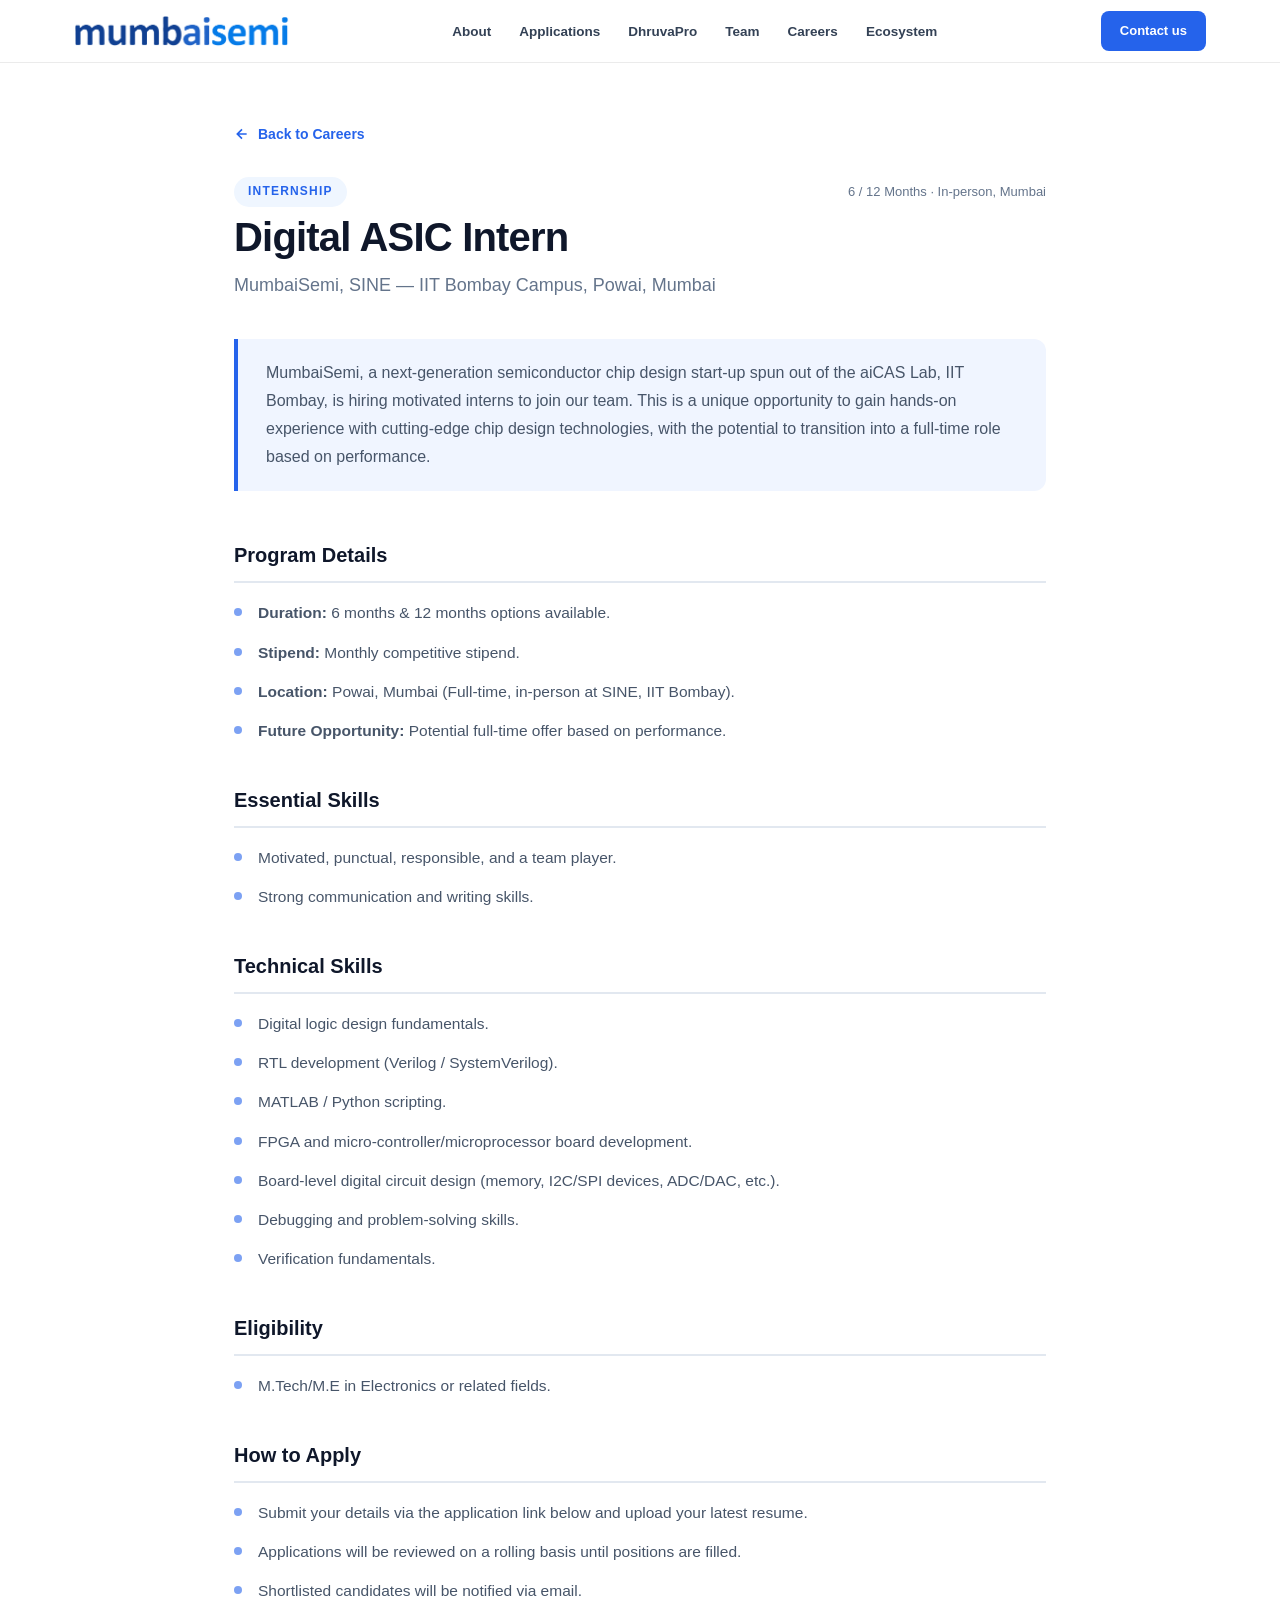
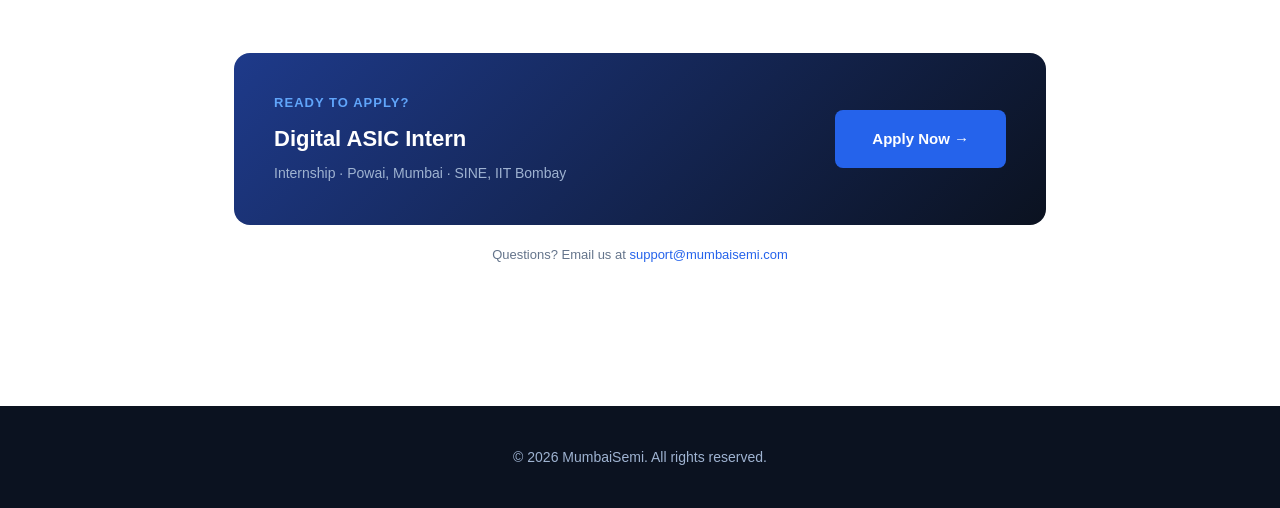
<file: digitalasic-intern-job.html>
<!DOCTYPE html>
<html lang="en">
<head>
  <meta charset="UTF-8">
  <meta name="viewport" content="width=device-width, initial-scale=1.0">
  <title>Digital ASIC Intern — MumbaiSemi Careers</title>
  <style>
    :root {
      --navy: #0B1220;
      --deep-blue: #1E3A8A;
      --blue: #2563EB;
      --blue-light: #3B82F6;
      --cyan: #60A5FA;
      --ink: #0F172A;
      --slate: #475569;
      --slate-light: #64748B;
      --bg-light: #F8FAFC;
      --line: #E2E8F0;
      --font: -apple-system, BlinkMacSystemFont, "Segoe UI", Roboto, sans-serif;
    }

    * { box-sizing: border-box; margin: 0; padding: 0; }
    body { font-family: var(--font); color: var(--ink); background: #FFFFFF; line-height: 1.6; }
    a { color: inherit; text-decoration: none; }
    ul { list-style: none; }
    .wrap { max-width: 1180px; margin: 0 auto; padding: 0 24px; }

    .btn {
      display: inline-flex; align-items: center; justify-content: center; gap: 8px;
      font-size: 14px; font-weight: 700; padding: 10px 20px; border-radius: 8px;
      transition: all .2s ease; cursor: pointer; border: 1px solid transparent; white-space: nowrap;
    }
    .btn-primary { background: var(--blue); color: #fff; }
    .btn-primary:hover { background: var(--blue-light); }

    header {
      position: sticky; top: 0; z-index: 100;
      background: rgba(255,255,255,0.96);
      backdrop-filter: blur(10px);
      border-bottom: 1px solid rgba(0,0,0,0.08);
    }
    nav {
      display: flex; align-items: center; justify-content: space-between;
      height: 62px;
    }
    .logo img { height: 32px; width: auto; display: block; flex-shrink: 0; }
    .nav-links { display: flex; align-items: center; gap: 28px; }
    .nav-links a {
      color: #334155; font-size: 13.5px; font-weight: 600;
      transition: color .2s ease;
    }
    .nav-links a:hover { color: var(--blue); }
    .menu-toggle { display: none; background: none; border: none; cursor: pointer; color: #0F172A; font-size: 24px; }

    @media (max-width: 920px) {
      .nav-links {
        position: absolute; top: 62px; left: 0; right: 0;
        background: #fff;
        flex-direction: column; align-items: flex-start;
        padding: 16px 24px 24px; gap: 16px;
        border-bottom: 1px solid rgba(0,0,0,0.08);
        display: none;
      }
      .nav-links.open { display: flex; }
      .menu-toggle { display: block; }
    }

    .jd-section { margin-bottom: 40px; }
    .jd-heading {
      font-size: 20px; font-weight: 800; color: var(--ink);
      margin-bottom: 16px; padding-bottom: 10px; border-bottom: 2px solid var(--line);
    }
    .jd-list { list-style: none; display: flex; flex-direction: column; gap: 12px; }
    .jd-list li {
      font-size: 15.5px; color: var(--slate); line-height: 1.75;
      padding-left: 24px; position: relative;
    }
    .jd-list li::before {
      content: ""; position: absolute; left: 0; top: 9px;
      width: 8px; height: 8px; border-radius: 50%;
      background: var(--blue); opacity: 0.6;
    }

    footer { background: var(--navy); color: #9FB3D1; padding: 40px 0; margin-top: 80px; text-align: center; font-size: 14px; }
  </style>
</head>
<body>

  <header>
    <div class="wrap">
      <nav>
        <a href="index.html" class="logo">
          <img src="assets/images/logo.png" alt="MumbaiSemi">
        </a>
        <ul class="nav-links" id="navLinks">
          <li><a href="index.html#about">About</a></li>
          <li><a href="index.html#industries">Applications</a></li>
          <li><a href="index.html#product">DhruvaPro</a></li>
          <li><a href="index.html#team">Team</a></li>
          <li><a href="index.html#careers">Careers</a></li>
          <li><a href="index.html#ecosystem">Ecosystem</a></li>
        </ul>
        <div class="nav-cta">
          <a href="index.html#contact" class="btn btn-primary" style="padding: 9px 18px; font-size: 13px;">Contact us</a>
          <button class="menu-toggle" id="menuToggle" aria-label="Toggle menu">&#9776;</button>
        </div>
      </nav>
    </div>
  </header>

  <main style="padding: 60px 0;">
    <div class="wrap" style="max-width: 860px;">

      <a href="index.html#careers" style="display: inline-flex; align-items: center; gap: 8px; font-size: 14px; font-weight: 600; color: var(--blue); margin-bottom: 32px;">
        <svg width="16" height="16" viewBox="0 0 24 24" fill="none" stroke="currentColor" stroke-width="2.5"><path d="M19 12H5M12 5l-7 7 7 7"/></svg>
        Back to Careers
      </a>

      <div style="display: flex; align-items: center; justify-content: space-between; flex-wrap: wrap; gap: 16px; margin-bottom: 8px;">
        <span style="background: #EFF6FF; color: var(--blue); font-size: 12px; font-weight: 800; letter-spacing: 0.1em; text-transform: uppercase; padding: 5px 14px; border-radius: 100px;">Internship</span>
        <span style="font-size: 13px; color: var(--slate-light);">6 / 12 Months · In-person, Mumbai</span>
      </div>

      <h1 style="font-size: 40px; font-weight: 800; letter-spacing: -0.02em; line-height: 1.1; margin-bottom: 12px; color: var(--ink);">Digital ASIC Intern</h1>
      <p style="font-size: 18px; color: var(--slate-light); margin-bottom: 40px;">MumbaiSemi, SINE — IIT Bombay Campus, Powai, Mumbai</p>

      <div style="border-left: 4px solid var(--blue); padding: 20px 28px; background: #F0F5FF; border-radius: 0 12px 12px 0; margin-bottom: 48px;">
        <p style="font-size: 16px; color: var(--slate); line-height: 1.75; margin: 0;">MumbaiSemi, a next-generation semiconductor chip design start-up spun out of the aiCAS Lab, IIT Bombay, is hiring motivated interns to join our team. This is a unique opportunity to gain hands-on experience with cutting-edge chip design technologies, with the potential to transition into a full-time role based on performance.</p>
      </div>

      <div class="jd-section">
        <h3 class="jd-heading">Program Details</h3>
        <ul class="jd-list">
          <li><strong>Duration:</strong> 6 months & 12 months options available.</li>
          <li><strong>Stipend:</strong> Monthly competitive stipend.</li>
          <li><strong>Location:</strong> Powai, Mumbai (Full-time, in-person at SINE, IIT Bombay).</li>
          <li><strong>Future Opportunity:</strong> Potential full-time offer based on performance.</li>
        </ul>
      </div>

      <div class="jd-section">
        <h3 class="jd-heading">Essential Skills</h3>
        <ul class="jd-list">
          <li>Motivated, punctual, responsible, and a team player.</li>
          <li>Strong communication and writing skills.</li>
        </ul>
      </div>

      <div class="jd-section">
        <h3 class="jd-heading">Technical Skills</h3>
        <ul class="jd-list">
          <li>Digital logic design fundamentals.</li>
          <li>RTL development (Verilog / SystemVerilog).</li>
          <li>MATLAB / Python scripting.</li>
          <li>FPGA and micro-controller/microprocessor board development.</li>
          <li>Board-level digital circuit design (memory, I2C/SPI devices, ADC/DAC, etc.).</li>
          <li>Debugging and problem-solving skills.</li>
          <li>Verification fundamentals.</li>
        </ul>
      </div>

      <div class="jd-section">
        <h3 class="jd-heading">Eligibility</h3>
        <ul class="jd-list">
          <li>M.Tech/M.E in Electronics or related fields.</li>
        </ul>
      </div>

      <div class="jd-section">
        <h3 class="jd-heading">How to Apply</h3>
        <ul class="jd-list">
          <li>Submit your details via the application link below and upload your latest resume.</li>
          <li>Applications will be reviewed on a rolling basis until positions are filled.</li>
          <li>Shortlisted candidates will be notified via email.</li>
        </ul>
      </div>

      <div style="margin-top: 48px; padding: 40px; background: linear-gradient(135deg, #1E3A8A, #0B1220); border-radius: 16px; display: flex; align-items: center; justify-content: space-between; gap: 24px; flex-wrap: wrap;">
        <div>
          <p style="font-size: 13px; font-weight: 700; letter-spacing: 0.08em; text-transform: uppercase; color: #60A5FA; margin-bottom: 8px;">Ready to apply?</p>
          <p style="font-size: 22px; font-weight: 800; color: #fff; margin-bottom: 6px; margin-top: 0;">Digital ASIC Intern</p>
          <p style="font-size: 14px; color: #9FB3D1; margin: 0;">Internship · Powai, Mumbai · SINE, IIT Bombay</p>
        </div>
        <a href="https://forms.gle/voBxzzPSryjghyCB7" target="_blank" rel="noopener" class="btn btn-primary" style="padding: 16px 36px; font-size: 15px;">
          Apply Now &rarr;
        </a>
      </div>

      <p style="text-align: center; font-size: 13px; color: var(--slate-light); margin-top: 20px;">
        Questions? Email us at <a href="mailto:support@mumbaisemi.com" style="color: var(--blue);">support@mumbaisemi.com</a>
      </p>

    </div>
  </main>

  <footer>
    <div class="wrap">
      <p style="margin: 0;">&copy; 2026 MumbaiSemi. All rights reserved.</p>
    </div>
  </footer>

  <script>
    (function(){
      var btn = document.getElementById('menuToggle');
      var nav = document.getElementById('navLinks');
      if(btn && nav){
        btn.addEventListener('click', function(){ nav.classList.toggle('open'); });
      }
    })();
  </script>
</body>
</html>
</file>
